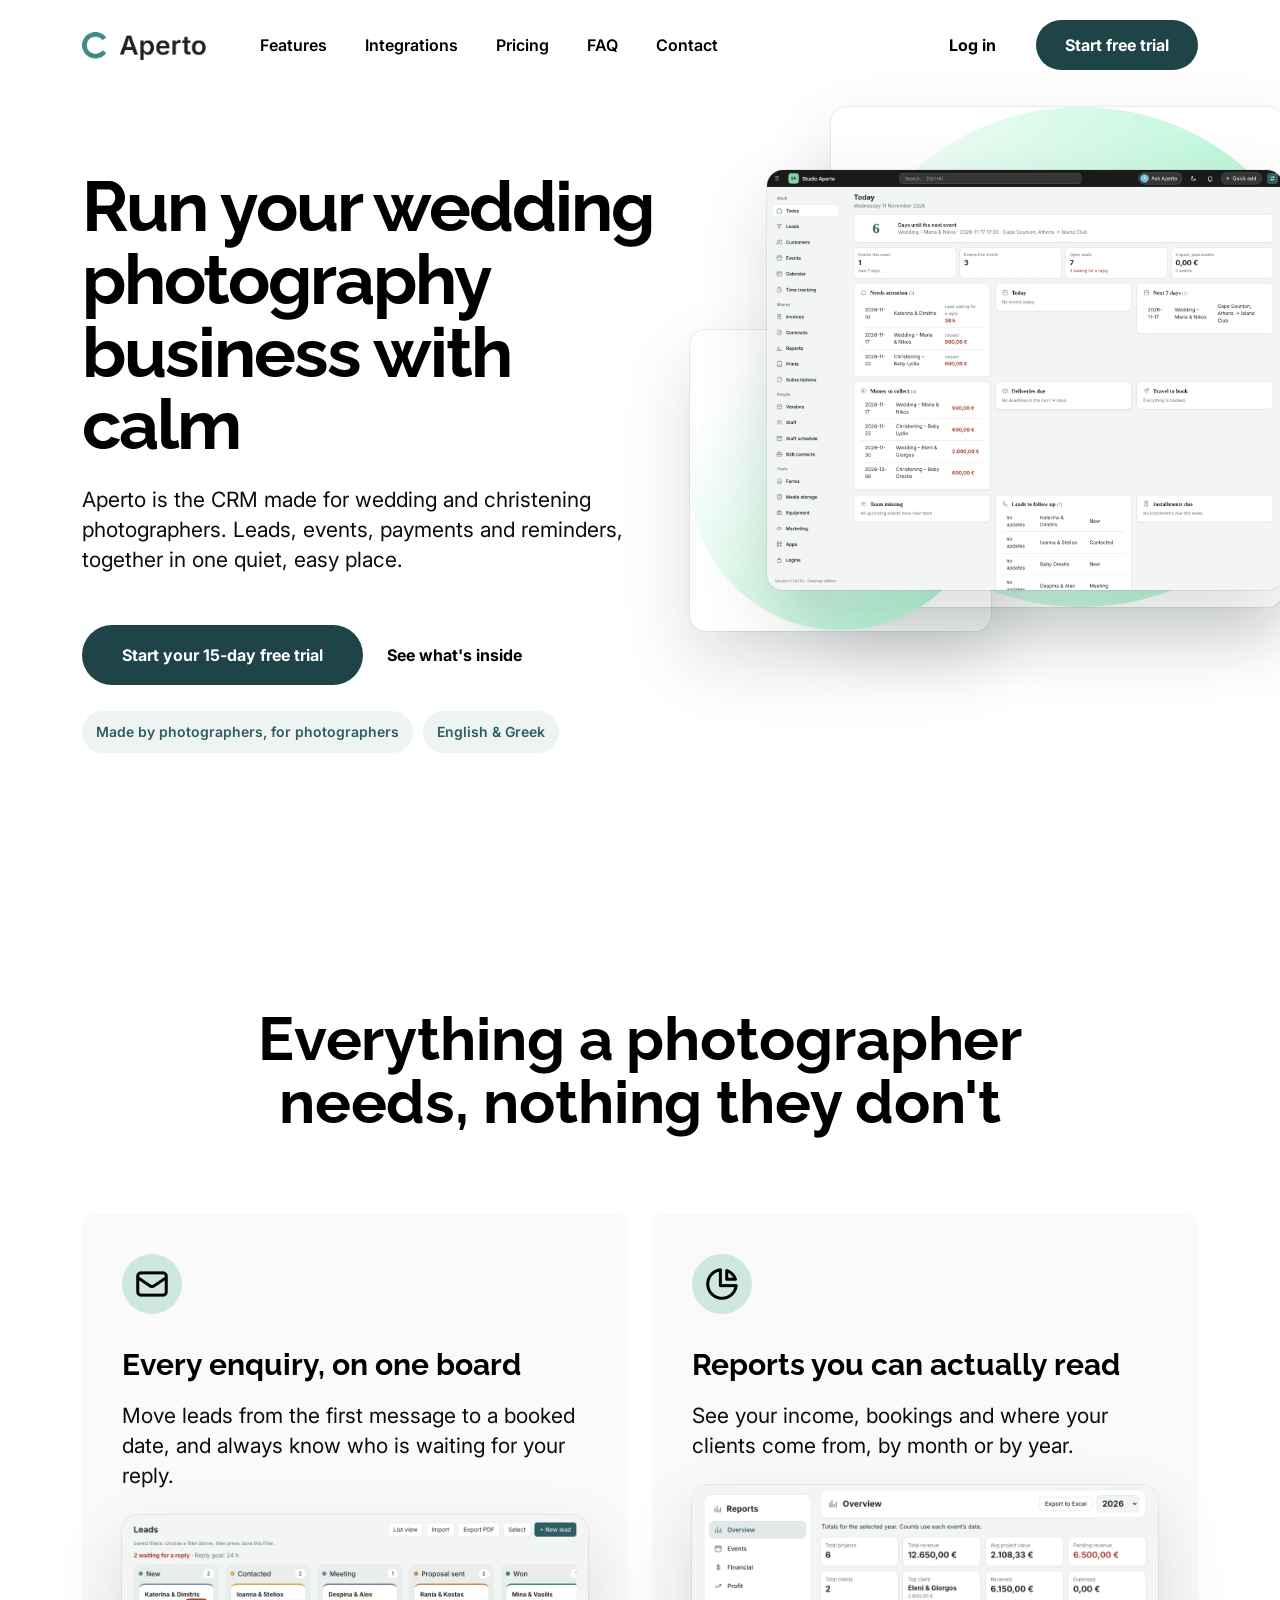
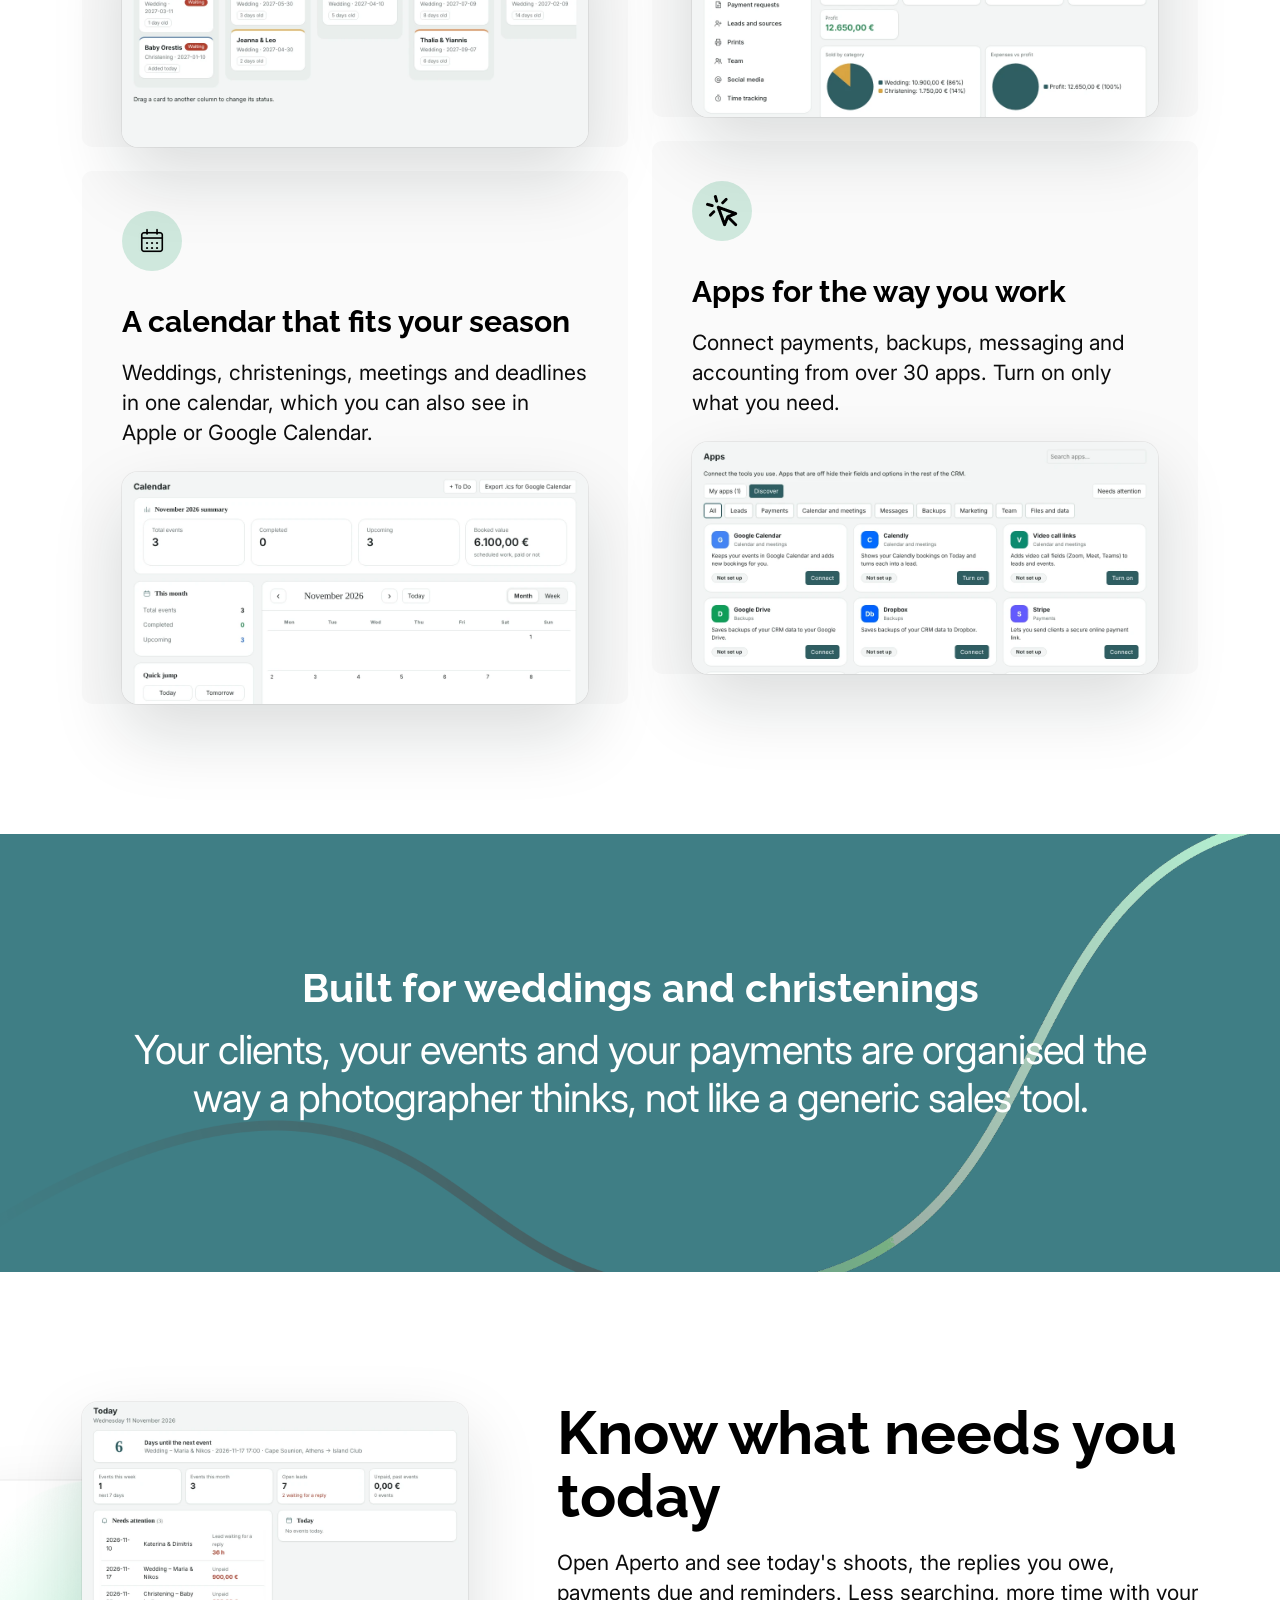
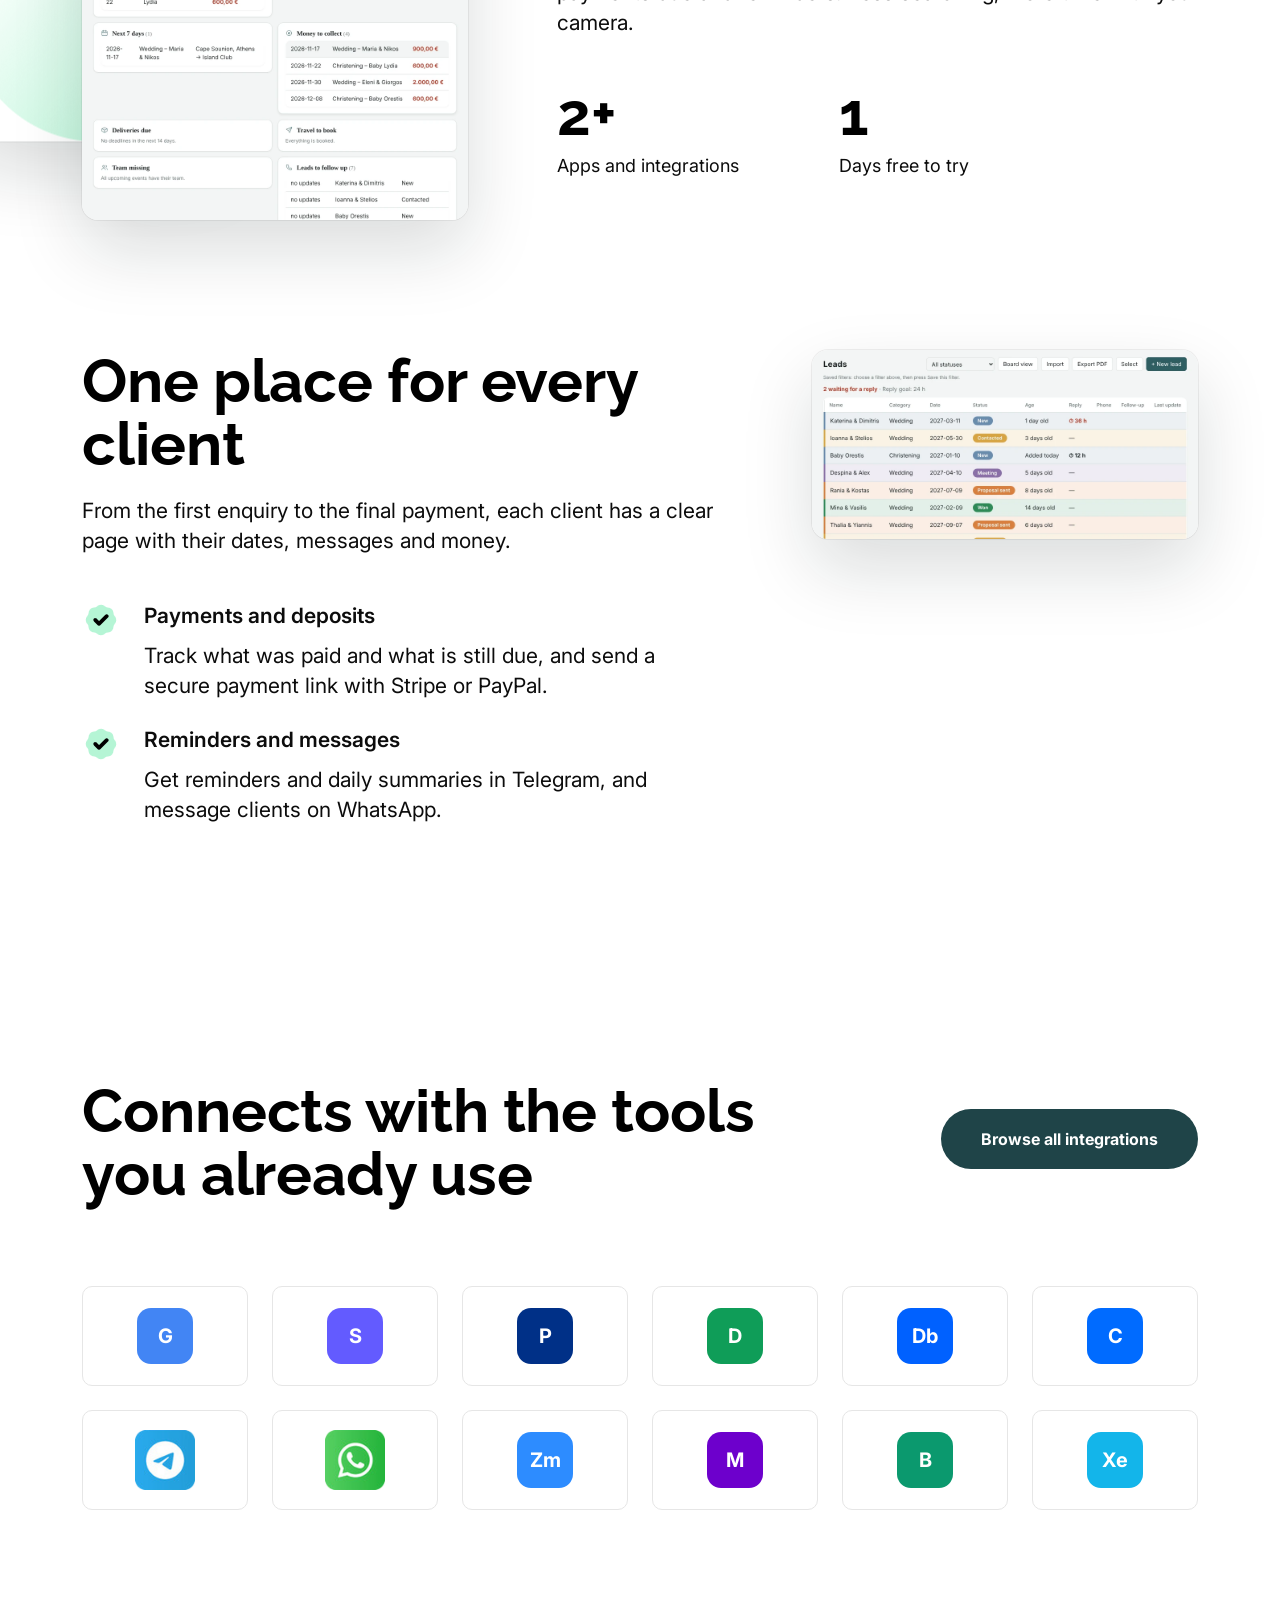
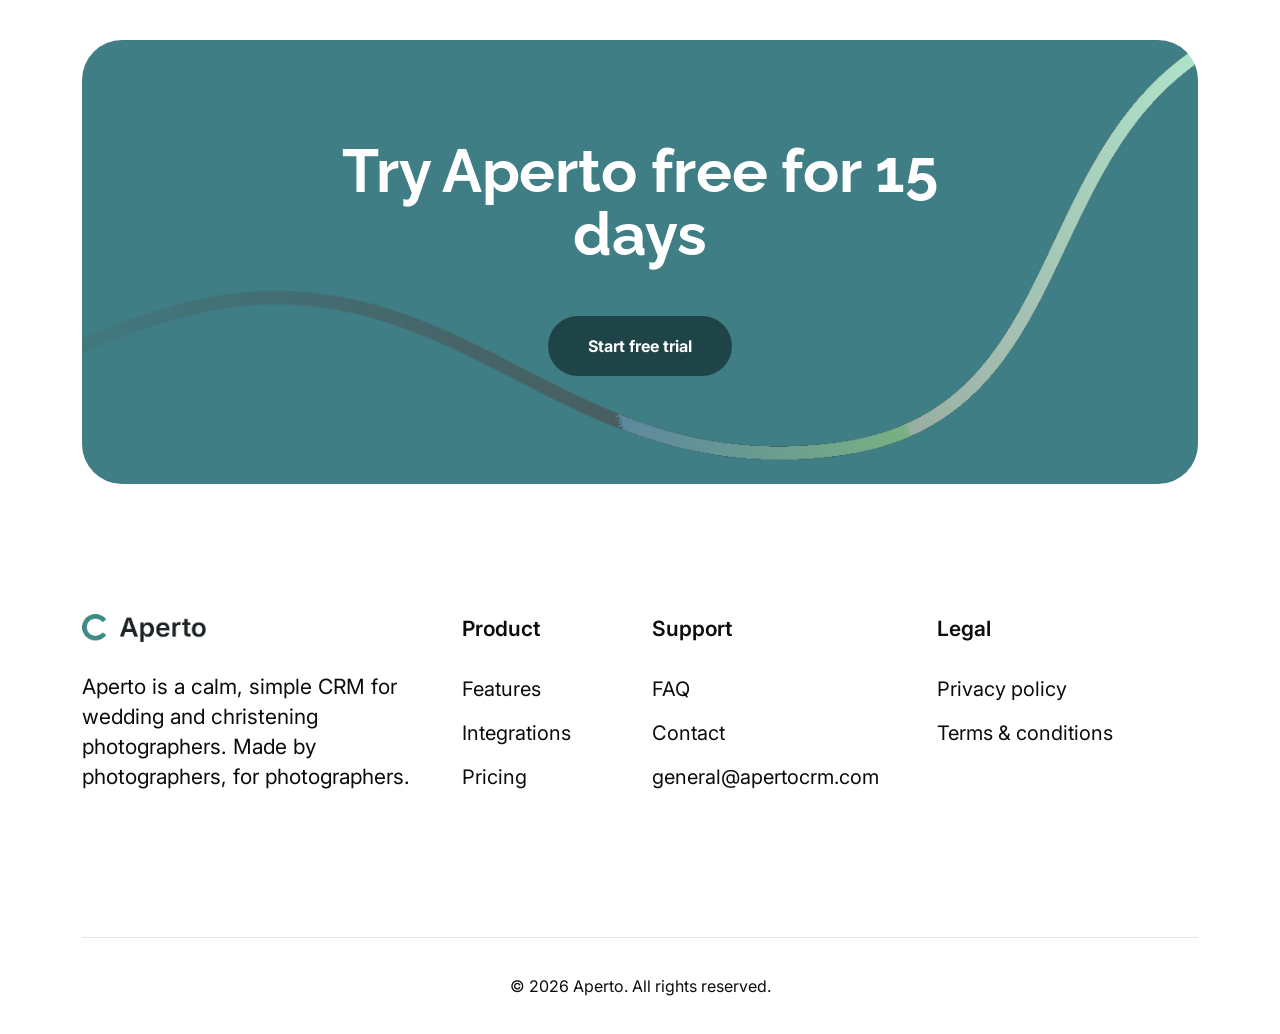
<file: index.html>
<!DOCTYPE html>
<html lang="en">
<head>
  <meta charset="UTF-8">
  <meta http-equiv="X-UA-Compatible" content="IE=edge">
  <meta name="viewport" content="width=device-width, initial-scale=1.0">
  <title>Aperto | The calm CRM for wedding and christening photographers</title>
  <meta name="description" content="Aperto keeps your leads, events, payments and reminders in one calm place. Made by photographers, for photographers. Try it free for 15 days.">
  <link rel="shortcut icon" href="assets/images/favicon.ico" type="image/x-icon">
  <link rel="icon" href="assets/images/favicon.ico" type="image/x-icon">
  <link href="https://fonts.googleapis.com/css2?family=Inter:wght@400;600&family=Raleway:wght@600;700&display=swap" rel="stylesheet">
  <link rel="stylesheet" href="assets/css/bootstrap.min.css">
  <link rel="stylesheet" href="assets/css/magnific-popup.css">
  <link rel="stylesheet" href="assets/css/slick.css">
  <link rel="stylesheet" href="assets/css/animate.css">
  <link rel="stylesheet" href="assets/css/fontawesome.css">
  <link rel="stylesheet" href="assets/css/main.css">
  <link rel="stylesheet" href="assets/css/app.min.css">
  <link rel="stylesheet" href="assets/css/aperto.css">
</head>
<body class="light">
  <div class="zubuz-preloader-wrap"><div class="zubuz-preloader"><div></div><div></div><div></div><div></div></div></div>

  <header class="site-header zubuz-header-section" id="sticky-menu">
    <div class="container">
      <nav class="navbar site-navbar">
        <div class="brand-logo">
          <a href="index.html"><img src="assets/images/logo/logo-dark.png" alt="Aperto" class="light-version-logo" style="width:124px"></a>
        </div>
        <div class="menu-block-wrapper">
          <div class="menu-overlay"></div>
          <nav class="menu-block" id="append-menu-header">
            <div class="mobile-menu-head">
              <div class="go-back"><i class="fa fa-angle-left"></i></div>
              <div class="current-menu-title"></div>
              <div class="mobile-menu-close">&times;</div>
            </div>
            <ul class="site-menu-main">
              <li class="nav-item"><a href="index.html#features" class="nav-link-item">Features</a></li>
              <li class="nav-item"><a href="integrations.html" class="nav-link-item">Integrations</a></li>
              <li class="nav-item"><a href="pricing.html" class="nav-link-item">Pricing</a></li>
              <li class="nav-item"><a href="faq.html" class="nav-link-item">FAQ</a></li>
              <li class="nav-item"><a href="contact-us.html" class="nav-link-item">Contact</a></li>
            </ul>
          </nav>
        </div>
        <div class="header-btn header-btn-l1 ms-auto d-none d-xs-inline-flex">
          <div class="zubuz-header-btn-wrap"><a class="zubuz-login-btn" href="https://app.apertocrm.com/crm/">Log in</a></div>
          <a class="zubuz-default-btn zubuz-header-btn pill" href="pricing.html"><span>Start free trial</span></a>
        </div>
        <div class="mobile-menu-trigger light"><span></span></div>
      </nav>
    </div>
  </header>

  <div class="zubuz-hero-section2">
    <div class="container">
      <div class="row zubuz_screenfix_right">
        <div class="col-lg-6">
          <div class="zubuz-hero-content">
            <h1>Run your wedding photography business with calm</h1>
            <p>Aperto is the CRM made for wedding and christening photographers. Leads, events, payments and reminders, together in one quiet, easy place.</p>
            <div class="zubuz-hero-btn-wrap">
              <a class="zubuz-default-btn pill" href="pricing.html"><span>Start your 15-day free trial</span></a>
              <a class="zubuz-login-btn m-0" href="#features">See what's inside</a>
            </div>
            <div class="ap-chips" style="justify-content:flex-start"><span>Made by photographers, for photographers</span><span>English &amp; Greek</span></div>
          </div>
        </div>
        <div class="col-lg-6">
          <div class="zubuz-hero-thumb2 ap-shot">
            <img src="assets/images/aperto/hero.webp" alt="Aperto leads board">
            <div class="zubuz-hero-shape2"><img src="assets/images/v2/shape1-v2.png" alt=""></div>
            <div class="zubuz-hero-shape3"><img src="assets/images/v2/shape2-v2.png" alt=""></div>
          </div>
        </div>
      </div>
    </div>
  </div>

  <div class="section zubuz-section-padding3" id="features">
    <div class="container">
      <div class="zubuz-section-title center"><h2>Everything a photographer needs, nothing they don't</h2></div>
      <div class="row">
        <div class="col-lg-6">
          <div class="zubuz-iconbox-wrap2"><div class="zubuz-iconbox-icon"><img src="assets/images/v2/icon-v2-3.png" alt=""></div>
<div class="zubuz-iconbox-data"><h3>Every enquiry, on one board</h3><p>Move leads from the first message to a booked date, and always know who is waiting for your reply.</p></div>
<div class="zubuz-iconbox-thumb ap-shot"><img src="assets/images/aperto/card-pipeline.webp" alt="Every enquiry, on one board"></div></div>
          <div class="zubuz-iconbox-wrap2"><div class="zubuz-iconbox-icon"><img src="assets/images/v2/icon-cal.png" alt=""></div>
<div class="zubuz-iconbox-data"><h3>A calendar that fits your season</h3><p>Weddings, christenings, meetings and deadlines in one calendar, which you can also see in Apple or Google Calendar.</p></div>
<div class="zubuz-iconbox-thumb ap-shot"><img src="assets/images/aperto/card-calendar.webp" alt="A calendar that fits your season"></div></div>
        </div>
        <div class="col-lg-6">
          <div class="zubuz-iconbox-wrap2"><div class="zubuz-iconbox-icon"><img src="assets/images/v2/icon-v2-1.png" alt=""></div>
<div class="zubuz-iconbox-data"><h3>Reports you can actually read</h3><p>See your income, bookings and where your clients come from, by month or by year.</p></div>
<div class="zubuz-iconbox-thumb ap-shot"><img src="assets/images/aperto/card-reports.webp" alt="Reports you can actually read"></div></div>
          <div class="zubuz-iconbox-wrap2"><div class="zubuz-iconbox-icon"><img src="assets/images/v2/icon-v2-4.png" alt=""></div>
<div class="zubuz-iconbox-data"><h3>Apps for the way you work</h3><p>Connect payments, backups, messaging and accounting from over 30 apps. Turn on only what you need.</p></div>
<div class="zubuz-iconbox-thumb ap-shot"><img src="assets/images/aperto/card-apps.webp" alt="Apps for the way you work"></div></div>
        </div>
      </div>
    </div>
  </div>

  <div class="zubuz-testimonial-slider-section zubuz-section-padding2" style="background-image: url(assets/images/v2/t-bg.png)">
    <div class="container">
      <div class="zubuz-testimonial-slider">
        <div class="zubuz-testimonial-slider-item"><div class="zubuz-testimonial-slider-data"><h3>Built for weddings and christenings</h3><p>Your clients, your events and your payments are organised the way a photographer thinks, not like a generic sales tool.</p></div></div>
        <div class="zubuz-testimonial-slider-item"><div class="zubuz-testimonial-slider-data"><h3>Calm by design</h3><p>A light, airy screen with room to breathe. You open it in the morning, see what matters today, and get on with your work.</p></div></div>
        <div class="zubuz-testimonial-slider-item"><div class="zubuz-testimonial-slider-data"><h3>Your data stays yours</h3><p>Back up to your own Drive or Dropbox, or download a copy any time. Your client list is never locked away.</p></div></div>
      </div>
    </div>
  </div>

  <div class="section zubuz-section-padding2">
    <div id="zubuz-counter"></div>
    <div class="container">
      <div class="row">
        <div class="col-lg-5">
          <div class="zubuz-v2-thumb thumb-mr ap-shot">
            <img src="assets/images/aperto/thumb-today.webp" alt="Aperto Today page">
            <div class="zubuz-v2-thumb-shape"><img src="assets/images/v2/shape3-v2.png" alt=""></div>
          </div>
        </div>
        <div class="col-lg-7">
          <div class="zubuz-default-content">
            <h2>Know what needs you today</h2>
            <p>Open Aperto and see today's shoots, the replies you owe, payments due and reminders. Less searching, more time with your camera.</p>
            <div class="zubuz-extara-mt">
              <div class="zubuz-counter-wrap">
                <div class="zubuz-counter-data">
                  <h2 class="zubuz-counter-number"><span data-percentage="30" class="zubuz-counter"></span>+</h2>
                  <p>Apps and integrations</p>
                </div>
                <div class="zubuz-counter-data">
                  <h2 class="zubuz-counter-number"><span data-percentage="15" class="zubuz-counter"></span></h2>
                  <p>Days free to try</p>
                </div>
              </div>
            </div>
          </div>
        </div>
      </div>
    </div>
  </div>

  <div class="section zubuz-section-padding5">
    <div class="container">
      <div class="row">
        <div class="col-lg-5 order-lg-2">
          <div class="zubuz-v2-thumb thumb-ml ap-shot"><img src="assets/images/aperto/thumb-leads.webp" alt="Aperto leads list"></div>
        </div>
        <div class="col-lg-7">
          <div class="zubuz-default-content">
            <h2>One place for every client</h2>
            <p>From the first enquiry to the final payment, each client has a clear page with their dates, messages and money.</p>
            <div class="zubuz-extara-mt">
              <div class="zubuz-iconbox-wrap-left">
                <div class="zubuz-iconbox-icon none-bg"><img src="assets/images/v2/check.png" alt=""></div>
                <div class="zubuz-iconbox-data"><span>Payments and deposits</span><p>Track what was paid and what is still due, and send a secure payment link with Stripe or PayPal.</p></div>
              </div>
              <div class="zubuz-iconbox-wrap-left">
                <div class="zubuz-iconbox-icon none-bg"><img src="assets/images/v2/check.png" alt=""></div>
                <div class="zubuz-iconbox-data"><span>Reminders and messages</span><p>Get reminders and daily summaries in Telegram, and message clients on WhatsApp.</p></div>
              </div>
            </div>
          </div>
        </div>
      </div>
    </div>
  </div>

  <div class="section zubuz-section-padding">
    <div class="container">
      <div class="zubuz-section-title zubuz-two-column-title">
        <div class="row">
          <div class="col-lg-8"><h2>Connects with the tools you already use</h2></div>
          <div class="col-lg-4 d-flex align-items-center"><div class="zubuz-title-btn"><a class="zubuz-default-btn pill" href="integrations.html"><span>Browse all integrations</span></a></div></div>
        </div>
      </div>
      <div class="zubuz-tools-wrap"><div class="zubuz-tools-item" title="Google Calendar"><span class="ap-tile" style="background:#4285f4">G</span></div><div class="zubuz-tools-item" title="Stripe"><span class="ap-tile" style="background:#635bff">S</span></div><div class="zubuz-tools-item" title="PayPal"><span class="ap-tile" style="background:#003087">P</span></div><div class="zubuz-tools-item" title="Google Drive"><span class="ap-tile" style="background:#0f9d58">D</span></div><div class="zubuz-tools-item" title="Dropbox"><span class="ap-tile" style="background:#0061ff">Db</span></div><div class="zubuz-tools-item" title="Calendly"><span class="ap-tile" style="background:#006bff">C</span></div><div class="zubuz-tools-item"><img src="assets/images/aperto/tools/telegram.png" alt="Telegram"></div><div class="zubuz-tools-item"><img src="assets/images/aperto/tools/whatsapp.png" alt="Whatsapp"></div><div class="zubuz-tools-item" title="Zoom"><span class="ap-tile" style="background:#2d8cff">Zm</span></div><div class="zubuz-tools-item" title="Make.com"><span class="ap-tile" style="background:#6d00cc">M</span></div><div class="zubuz-tools-item" title="Brevo"><span class="ap-tile" style="background:#0b996e">B</span></div><div class="zubuz-tools-item" title="Xero export"><span class="ap-tile" style="background:#13b5ea">Xe</span></div></div>
    </div>
  </div>

  <div class="zubuz-cta-section2">
    <div class="container">
      <div class="zubuz-cta-wrap" style="background-image: url(assets/images/v2/cta-bg.png)">
        <div class="zubuz-cta-content">
          <h2>Try Aperto free for 15 days</h2>
          <a class="zubuz-default-btn pill" href="pricing.html"><span>Start free trial</span></a>
        </div>
      </div>
    </div>
  </div>

  <footer class="zubuz-footer-section">
    <div class="container">
      <div class="zubuz-footer-top">
        <div class="row">
          <div class="col-xl-4 col-lg-12">
            <div class="zubuz-footer-textarea">
              <a href="index.html"><img src="assets/images/logo/logo-dark.png" alt="Aperto" style="width:124px"></a>
              <p>Aperto is a calm, simple CRM for wedding and christening photographers. Made by photographers, for photographers.</p>
            </div>
          </div>
          <div class="col-xl-2 col-md-4">
            <div class="zubuz-footer-menu">
              <div class="zubuz-footer-title"><p>Product</p></div>
              <ul>
                <li><a href="index.html#features">Features</a></li>
                <li><a href="integrations.html">Integrations</a></li>
                <li><a href="pricing.html">Pricing</a></li>
              </ul>
            </div>
          </div>
          <div class="col-xl-3 col-md-4">
            <div class="zubuz-footer-menu">
              <div class="zubuz-footer-title"><p>Support</p></div>
              <ul>
                <li><a href="faq.html">FAQ</a></li>
                <li><a href="contact-us.html">Contact</a></li>
                <li><a href="mailto:general@apertocrm.com">general@apertocrm.com</a></li>
              </ul>
            </div>
          </div>
          <div class="col-xl-3 col-md-4">
            <div class="zubuz-footer-menu">
              <div class="zubuz-footer-title"><p>Legal</p></div>
              <ul>
                <li><a href="privacy.html">Privacy policy</a></li>
                <li><a href="terms.html">Terms &amp; conditions</a></li>
              </ul>
            </div>
          </div>
        </div>
      </div>
      <div class="zubuz-footer-bottom center">
        <div class="zubuz-copywright"><p>&copy; 2026 Aperto. All rights reserved.</p></div>
      </div>
    </div>
  </footer>

  <script src="assets/js/jquery-3.6.0.min.js"></script>
  <script src="assets/js/bootstrap.bundle.min.js"></script>
  <script src="assets/js/menu/menu.js"></script>
  <script src="assets/js/isotope.pkgd.min.js"></script>
  <script src="assets/js/jquery.magnific-popup.min.js"></script>
  <script src="assets/js/slick.js"></script>
  <script src="assets/js/countdown.js"></script>
  <script src="assets/js/wow.min.js"></script>
  <script src="assets/js/faq.js"></script>
  <script src="assets/js/app.js"></script>
</body>
</html>
</file>
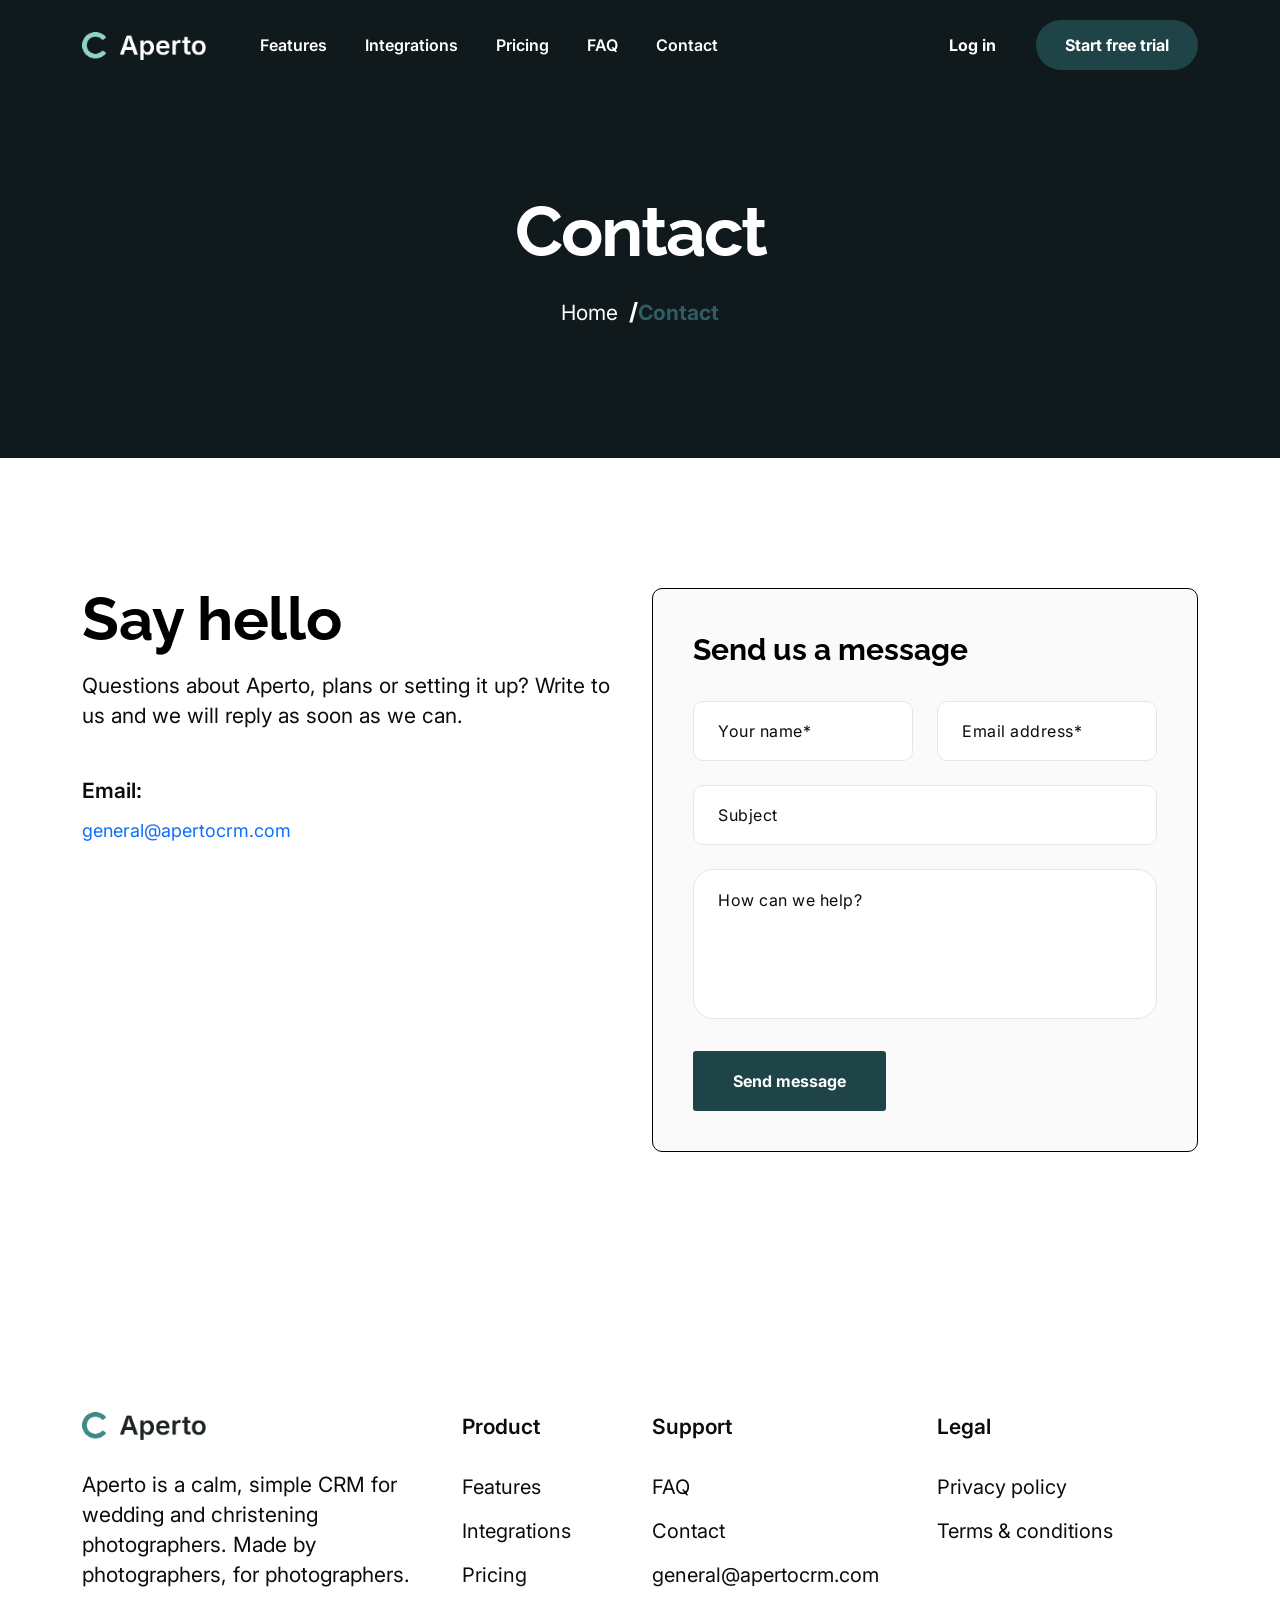
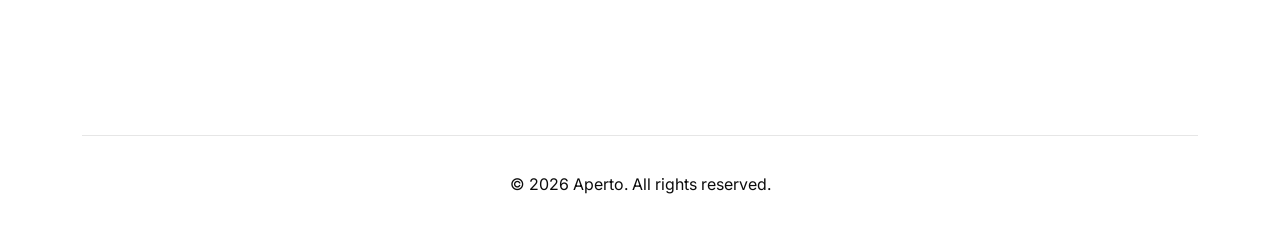
<file: contact-us.html>
<!DOCTYPE html>
<html lang="en">
<head>
  <meta charset="UTF-8">
  <meta http-equiv="X-UA-Compatible" content="IE=edge">
  <meta name="viewport" content="width=device-width, initial-scale=1.0">
  <title>Contact | Aperto</title>
  <meta name="description" content="Contact the Aperto team.">
  <link rel="shortcut icon" href="assets/images/favicon.ico" type="image/x-icon">
  <link rel="icon" href="assets/images/favicon.ico" type="image/x-icon">
  <link href="https://fonts.googleapis.com/css2?family=Inter:wght@400;600&family=Raleway:wght@600;700&display=swap" rel="stylesheet">
  <link rel="stylesheet" href="assets/css/bootstrap.min.css">
  <link rel="stylesheet" href="assets/css/magnific-popup.css">
  <link rel="stylesheet" href="assets/css/slick.css">
  <link rel="stylesheet" href="assets/css/animate.css">
  <link rel="stylesheet" href="assets/css/fontawesome.css">
  <link rel="stylesheet" href="assets/css/main.css">
  <link rel="stylesheet" href="assets/css/app.min.css">
  <link rel="stylesheet" href="assets/css/aperto.css">
</head>
<body class="light">
  <div class="zubuz-preloader-wrap"><div class="zubuz-preloader"><div></div><div></div><div></div><div></div></div></div>

  <header class="site-header zubuz-header-section dark-bg white-menu" id="sticky-menu">
    <div class="container">
      <nav class="navbar site-navbar">
        <div class="brand-logo">
          <a href="index.html"><img src="assets/images/logo/logo-white.png" alt="Aperto" class="light-version-logo" style="width:124px"></a>
        </div>
        <div class="menu-block-wrapper">
          <div class="menu-overlay"></div>
          <nav class="menu-block" id="append-menu-header">
            <div class="mobile-menu-head">
              <div class="go-back"><i class="fa fa-angle-left"></i></div>
              <div class="current-menu-title"></div>
              <div class="mobile-menu-close">&times;</div>
            </div>
            <ul class="site-menu-main">
              <li class="nav-item"><a href="index.html#features" class="nav-link-item">Features</a></li>
              <li class="nav-item"><a href="integrations.html" class="nav-link-item">Integrations</a></li>
              <li class="nav-item"><a href="pricing.html" class="nav-link-item">Pricing</a></li>
              <li class="nav-item"><a href="faq.html" class="nav-link-item">FAQ</a></li>
              <li class="nav-item"><a href="contact-us.html" class="nav-link-item">Contact</a></li>
            </ul>
          </nav>
        </div>
        <div class="header-btn header-btn-l1 ms-auto d-none d-xs-inline-flex">
          <div class="zubuz-header-btn-wrap"><a class="zubuz-login-btn" href="https://app.apertocrm.com/crm/">Log in</a></div>
          <a class="zubuz-default-btn zubuz-header-btn pill" href="pricing.html"><span>Start free trial</span></a>
        </div>
        <div class="mobile-menu-trigger light"><span></span></div>
      </nav>
    </div>
  </header>

  <div class="zubuz-breadcrumb">
    <div class="container">
      <h1 class="post__title">Contact</h1>
      <nav class="breadcrumbs"><ul><li><a href="index.html">Home</a></li><li aria-current="page"> Contact</li></ul></nav>
    </div>
  </div>

  <div class="section zubuz-section-padding2">
    <div class="container">
      <div class="row">
        <div class="col-lg-6">
          <div class="zubuz-default-content m-right">
            <h2>Say hello</h2>
            <p>Questions about Aperto, plans or setting it up? Write to us and we will reply as soon as we can.</p>
            <div class="zubuz-extara-mt">
              <div class="zubuz-iconbox-wrap-left d-block"><div class="zubuz-iconbox-data data-small"><span>Email:</span><p><a href="mailto:general@apertocrm.com">general@apertocrm.com</a></p></div></div>
            </div>
          </div>
        </div>
        <div class="col-lg-6">
          <div class="zubuz-form-wrap">
            <h3>Send us a message</h3>
            <form action="https://formspree.io/f/YOUR_FORM_ID" method="post">
              <div class="row">
                <div class="col-lg-6"><div class="zubuz-main-form"><input type="text" name="name" placeholder="Your name*" required></div></div>
                <div class="col-lg-6"><div class="zubuz-main-form"><input type="email" name="email" placeholder="Email address*" required></div></div>
              </div>
              <div class="zubuz-main-form"><input type="text" name="subject" placeholder="Subject"></div>
              <div class="zubuz-main-form"><textarea name="message" placeholder="How can we help?" required></textarea></div>
              <button id="zubuz-submit-btn" type="submit"><span>Send message</span></button>
            </form>
          </div>
        </div>
      </div>
    </div>
  </div>

  <footer class="zubuz-footer-section">
    <div class="container">
      <div class="zubuz-footer-top">
        <div class="row">
          <div class="col-xl-4 col-lg-12">
            <div class="zubuz-footer-textarea">
              <a href="index.html"><img src="assets/images/logo/logo-dark.png" alt="Aperto" style="width:124px"></a>
              <p>Aperto is a calm, simple CRM for wedding and christening photographers. Made by photographers, for photographers.</p>
            </div>
          </div>
          <div class="col-xl-2 col-md-4">
            <div class="zubuz-footer-menu">
              <div class="zubuz-footer-title"><p>Product</p></div>
              <ul>
                <li><a href="index.html#features">Features</a></li>
                <li><a href="integrations.html">Integrations</a></li>
                <li><a href="pricing.html">Pricing</a></li>
              </ul>
            </div>
          </div>
          <div class="col-xl-3 col-md-4">
            <div class="zubuz-footer-menu">
              <div class="zubuz-footer-title"><p>Support</p></div>
              <ul>
                <li><a href="faq.html">FAQ</a></li>
                <li><a href="contact-us.html">Contact</a></li>
                <li><a href="mailto:general@apertocrm.com">general@apertocrm.com</a></li>
              </ul>
            </div>
          </div>
          <div class="col-xl-3 col-md-4">
            <div class="zubuz-footer-menu">
              <div class="zubuz-footer-title"><p>Legal</p></div>
              <ul>
                <li><a href="privacy.html">Privacy policy</a></li>
                <li><a href="terms.html">Terms &amp; conditions</a></li>
              </ul>
            </div>
          </div>
        </div>
      </div>
      <div class="zubuz-footer-bottom center">
        <div class="zubuz-copywright"><p>&copy; 2026 Aperto. All rights reserved.</p></div>
      </div>
    </div>
  </footer>

  <script src="assets/js/jquery-3.6.0.min.js"></script>
  <script src="assets/js/bootstrap.bundle.min.js"></script>
  <script src="assets/js/menu/menu.js"></script>
  <script src="assets/js/isotope.pkgd.min.js"></script>
  <script src="assets/js/jquery.magnific-popup.min.js"></script>
  <script src="assets/js/slick.js"></script>
  <script src="assets/js/countdown.js"></script>
  <script src="assets/js/wow.min.js"></script>
  <script src="assets/js/faq.js"></script>
  <script src="assets/js/app.js"></script>
</body>
</html>
</file>
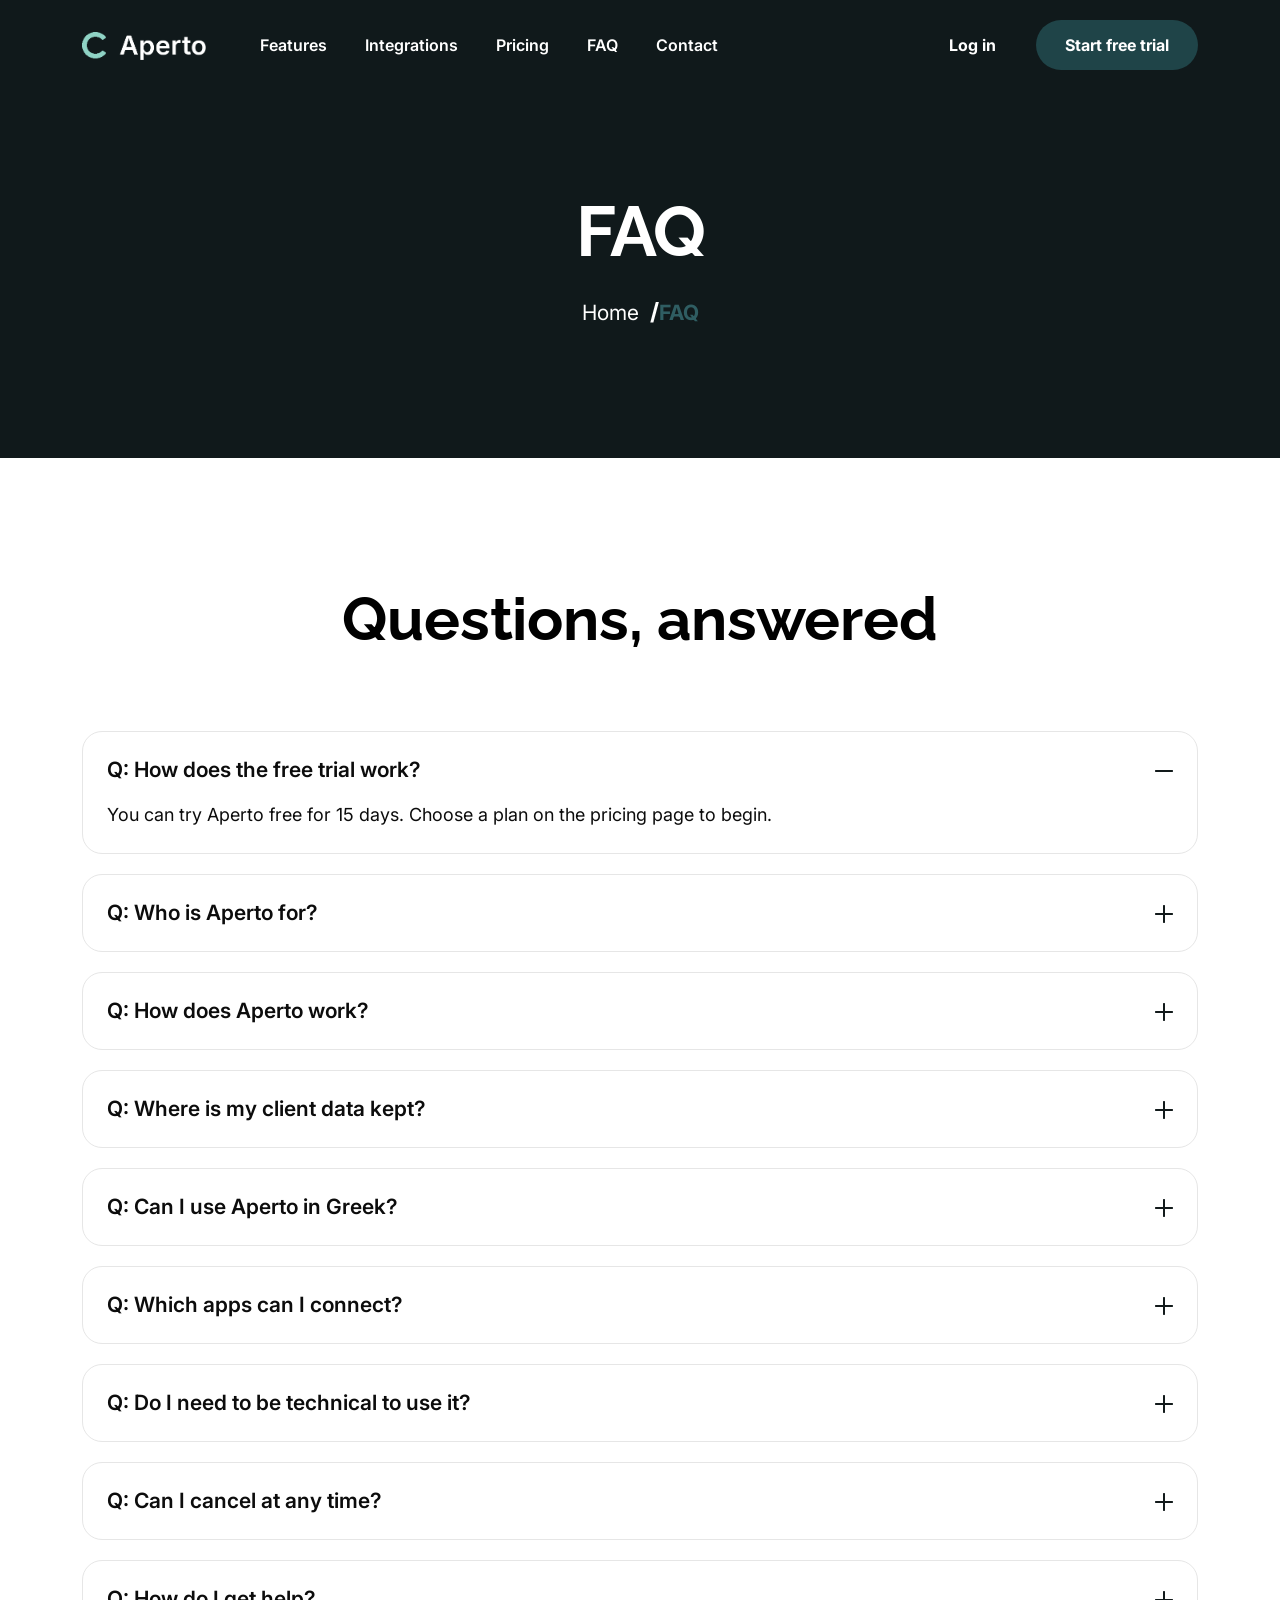
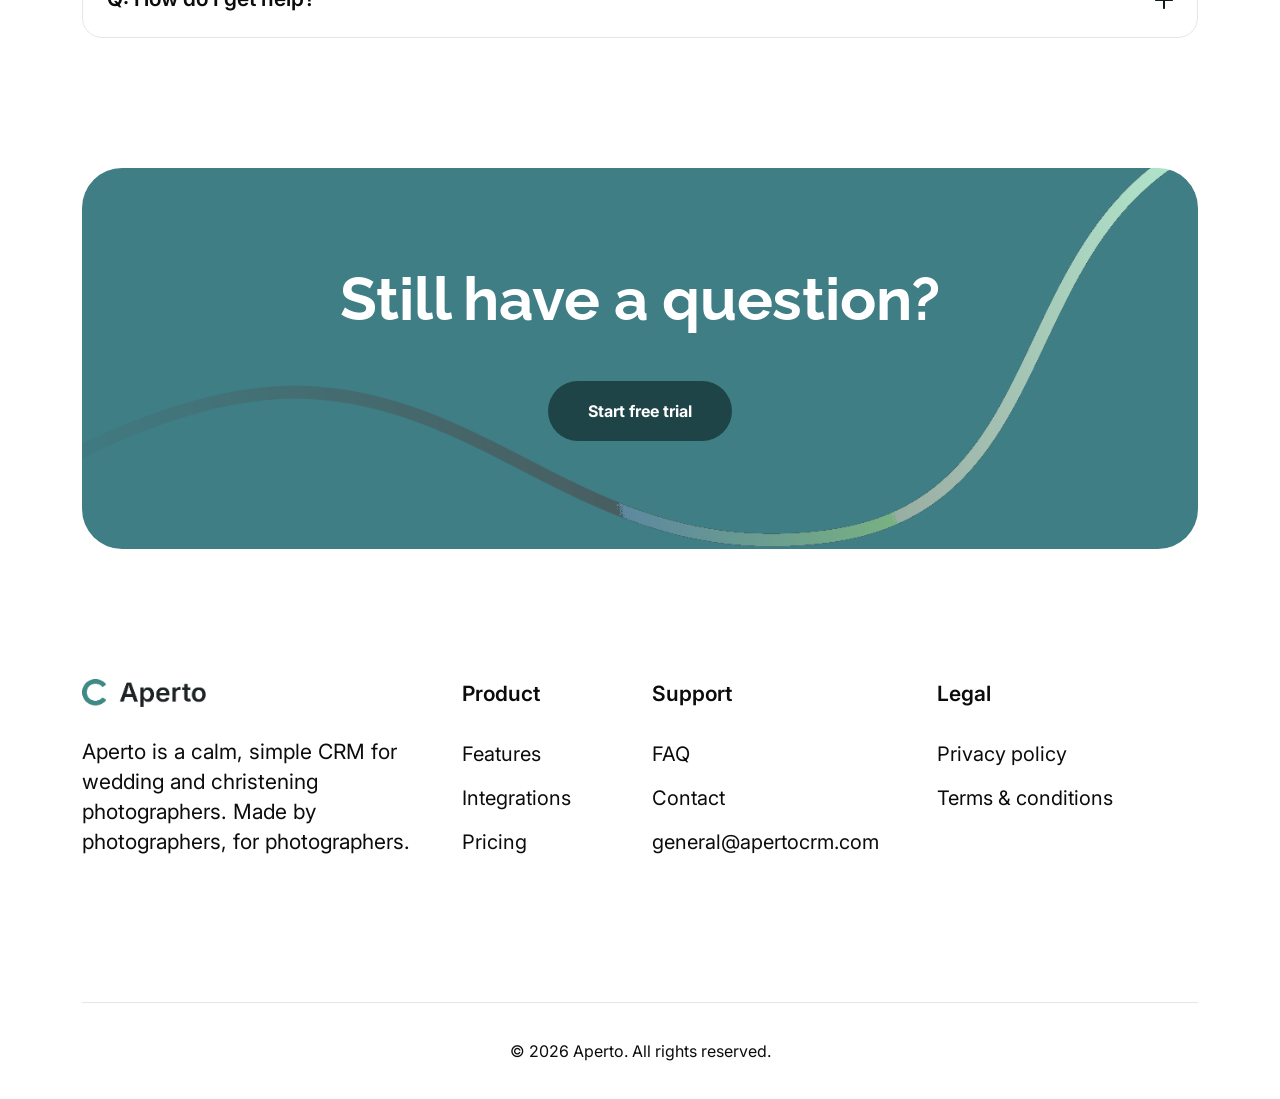
<file: faq.html>
<!DOCTYPE html>
<html lang="en">
<head>
  <meta charset="UTF-8">
  <meta http-equiv="X-UA-Compatible" content="IE=edge">
  <meta name="viewport" content="width=device-width, initial-scale=1.0">
  <title>FAQ | Aperto</title>
  <meta name="description" content="Answers to common questions about Aperto.">
  <link rel="shortcut icon" href="assets/images/favicon.ico" type="image/x-icon">
  <link rel="icon" href="assets/images/favicon.ico" type="image/x-icon">
  <link href="https://fonts.googleapis.com/css2?family=Inter:wght@400;600&family=Raleway:wght@600;700&display=swap" rel="stylesheet">
  <link rel="stylesheet" href="assets/css/bootstrap.min.css">
  <link rel="stylesheet" href="assets/css/magnific-popup.css">
  <link rel="stylesheet" href="assets/css/slick.css">
  <link rel="stylesheet" href="assets/css/animate.css">
  <link rel="stylesheet" href="assets/css/fontawesome.css">
  <link rel="stylesheet" href="assets/css/main.css">
  <link rel="stylesheet" href="assets/css/app.min.css">
  <link rel="stylesheet" href="assets/css/aperto.css">
</head>
<body class="light">
  <div class="zubuz-preloader-wrap"><div class="zubuz-preloader"><div></div><div></div><div></div><div></div></div></div>

  <header class="site-header zubuz-header-section dark-bg white-menu" id="sticky-menu">
    <div class="container">
      <nav class="navbar site-navbar">
        <div class="brand-logo">
          <a href="index.html"><img src="assets/images/logo/logo-white.png" alt="Aperto" class="light-version-logo" style="width:124px"></a>
        </div>
        <div class="menu-block-wrapper">
          <div class="menu-overlay"></div>
          <nav class="menu-block" id="append-menu-header">
            <div class="mobile-menu-head">
              <div class="go-back"><i class="fa fa-angle-left"></i></div>
              <div class="current-menu-title"></div>
              <div class="mobile-menu-close">&times;</div>
            </div>
            <ul class="site-menu-main">
              <li class="nav-item"><a href="index.html#features" class="nav-link-item">Features</a></li>
              <li class="nav-item"><a href="integrations.html" class="nav-link-item">Integrations</a></li>
              <li class="nav-item"><a href="pricing.html" class="nav-link-item">Pricing</a></li>
              <li class="nav-item"><a href="faq.html" class="nav-link-item">FAQ</a></li>
              <li class="nav-item"><a href="contact-us.html" class="nav-link-item">Contact</a></li>
            </ul>
          </nav>
        </div>
        <div class="header-btn header-btn-l1 ms-auto d-none d-xs-inline-flex">
          <div class="zubuz-header-btn-wrap"><a class="zubuz-login-btn" href="https://app.apertocrm.com/crm/">Log in</a></div>
          <a class="zubuz-default-btn zubuz-header-btn pill" href="pricing.html"><span>Start free trial</span></a>
        </div>
        <div class="mobile-menu-trigger light"><span></span></div>
      </nav>
    </div>
  </header>

  <div class="zubuz-breadcrumb">
    <div class="container">
      <h1 class="post__title">FAQ</h1>
      <nav class="breadcrumbs"><ul><li><a href="index.html">Home</a></li><li aria-current="page"> FAQ</li></ul></nav>
    </div>
  </div>

  <div class="section zubuz-section-padding2">
    <div class="container">
      <div class="zubuz-section-title center"><h2>Questions, answered</h2></div>
      <div class="zubuz-accordion-wrap zubuz-accordion-wrap2" id="zubuz-accordion"><div class="zubuz-accordion-item open"><div class="zubuz-accordion-header"><p>Q: How does the free trial work?</p>
<div class="zubuz-active-icon"><img src="assets/images/v3/plus.png" alt=""></div><div class="zubuz-inactive-icon"><img src="assets/images/v3/minus.png" alt=""></div></div>
<div class="zubuz-accordion-body"><p>You can try Aperto free for 15 days. Choose a plan on the pricing page to begin.</p></div></div><div class="zubuz-accordion-item"><div class="zubuz-accordion-header"><p>Q: Who is Aperto for?</p>
<div class="zubuz-active-icon"><img src="assets/images/v3/plus.png" alt=""></div><div class="zubuz-inactive-icon"><img src="assets/images/v3/minus.png" alt=""></div></div>
<div class="zubuz-accordion-body"><p>Aperto is made for wedding and christening photographers, and works well for any photographer who takes bookings for events.</p></div></div><div class="zubuz-accordion-item"><div class="zubuz-accordion-header"><p>Q: How does Aperto work?</p>
<div class="zubuz-active-icon"><img src="assets/images/v3/plus.png" alt=""></div><div class="zubuz-inactive-icon"><img src="assets/images/v3/minus.png" alt=""></div></div>
<div class="zubuz-accordion-body"><p>Aperto is hosted for you. After you sign up you get your own private space on our website, and you log in from any browser. Nothing to install, and your data is kept separate from every other customer.</p></div></div><div class="zubuz-accordion-item"><div class="zubuz-accordion-header"><p>Q: Where is my client data kept?</p>
<div class="zubuz-active-icon"><img src="assets/images/v3/plus.png" alt=""></div><div class="zubuz-inactive-icon"><img src="assets/images/v3/minus.png" alt=""></div></div>
<div class="zubuz-accordion-body"><p>In your own separate space on the Aperto website. You can download a backup file at any time, and back up to Google Drive or Dropbox.</p></div></div><div class="zubuz-accordion-item"><div class="zubuz-accordion-header"><p>Q: Can I use Aperto in Greek?</p>
<div class="zubuz-active-icon"><img src="assets/images/v3/plus.png" alt=""></div><div class="zubuz-inactive-icon"><img src="assets/images/v3/minus.png" alt=""></div></div>
<div class="zubuz-accordion-body"><p>Yes. Aperto works in English and Greek.</p></div></div><div class="zubuz-accordion-item"><div class="zubuz-accordion-header"><p>Q: Which apps can I connect?</p>
<div class="zubuz-active-icon"><img src="assets/images/v3/plus.png" alt=""></div><div class="zubuz-inactive-icon"><img src="assets/images/v3/minus.png" alt=""></div></div>
<div class="zubuz-accordion-body"><p>More than 30, including Google Calendar, Stripe, PayPal, Telegram, WhatsApp Business, Zoom, Dropbox and Google Drive. You can also export for Xero and QuickBooks. See the integrations page.</p></div></div><div class="zubuz-accordion-item"><div class="zubuz-accordion-header"><p>Q: Do I need to be technical to use it?</p>
<div class="zubuz-active-icon"><img src="assets/images/v3/plus.png" alt=""></div><div class="zubuz-inactive-icon"><img src="assets/images/v3/minus.png" alt=""></div></div>
<div class="zubuz-accordion-body"><p>No. Aperto is designed to be calm and simple. If you get stuck there is a help panel inside the app, and you can email us.</p></div></div><div class="zubuz-accordion-item"><div class="zubuz-accordion-header"><p>Q: Can I cancel at any time?</p>
<div class="zubuz-active-icon"><img src="assets/images/v3/plus.png" alt=""></div><div class="zubuz-inactive-icon"><img src="assets/images/v3/minus.png" alt=""></div></div>
<div class="zubuz-accordion-body"><p>Yes. You can cancel whenever you like. Final terms will be on the terms page.</p></div></div><div class="zubuz-accordion-item"><div class="zubuz-accordion-header"><p>Q: How do I get help?</p>
<div class="zubuz-active-icon"><img src="assets/images/v3/plus.png" alt=""></div><div class="zubuz-inactive-icon"><img src="assets/images/v3/minus.png" alt=""></div></div>
<div class="zubuz-accordion-body"><p>Write to <a href="mailto:general@apertocrm.com">general@apertocrm.com</a> or use the contact page.</p></div></div></div>
    </div>
  </div>

  <div class="zubuz-cta-section2">
    <div class="container">
      <div class="zubuz-cta-wrap" style="background-image: url(assets/images/v2/cta-bg.png)">
        <div class="zubuz-cta-content">
          <h2>Still have a question?</h2>
          <a class="zubuz-default-btn pill" href="pricing.html"><span>Start free trial</span></a>
        </div>
      </div>
    </div>
  </div>

  <footer class="zubuz-footer-section">
    <div class="container">
      <div class="zubuz-footer-top">
        <div class="row">
          <div class="col-xl-4 col-lg-12">
            <div class="zubuz-footer-textarea">
              <a href="index.html"><img src="assets/images/logo/logo-dark.png" alt="Aperto" style="width:124px"></a>
              <p>Aperto is a calm, simple CRM for wedding and christening photographers. Made by photographers, for photographers.</p>
            </div>
          </div>
          <div class="col-xl-2 col-md-4">
            <div class="zubuz-footer-menu">
              <div class="zubuz-footer-title"><p>Product</p></div>
              <ul>
                <li><a href="index.html#features">Features</a></li>
                <li><a href="integrations.html">Integrations</a></li>
                <li><a href="pricing.html">Pricing</a></li>
              </ul>
            </div>
          </div>
          <div class="col-xl-3 col-md-4">
            <div class="zubuz-footer-menu">
              <div class="zubuz-footer-title"><p>Support</p></div>
              <ul>
                <li><a href="faq.html">FAQ</a></li>
                <li><a href="contact-us.html">Contact</a></li>
                <li><a href="mailto:general@apertocrm.com">general@apertocrm.com</a></li>
              </ul>
            </div>
          </div>
          <div class="col-xl-3 col-md-4">
            <div class="zubuz-footer-menu">
              <div class="zubuz-footer-title"><p>Legal</p></div>
              <ul>
                <li><a href="privacy.html">Privacy policy</a></li>
                <li><a href="terms.html">Terms &amp; conditions</a></li>
              </ul>
            </div>
          </div>
        </div>
      </div>
      <div class="zubuz-footer-bottom center">
        <div class="zubuz-copywright"><p>&copy; 2026 Aperto. All rights reserved.</p></div>
      </div>
    </div>
  </footer>

  <script src="assets/js/jquery-3.6.0.min.js"></script>
  <script src="assets/js/bootstrap.bundle.min.js"></script>
  <script src="assets/js/menu/menu.js"></script>
  <script src="assets/js/isotope.pkgd.min.js"></script>
  <script src="assets/js/jquery.magnific-popup.min.js"></script>
  <script src="assets/js/slick.js"></script>
  <script src="assets/js/countdown.js"></script>
  <script src="assets/js/wow.min.js"></script>
  <script src="assets/js/faq.js"></script>
  <script src="assets/js/app.js"></script>
</body>
</html>
</file>
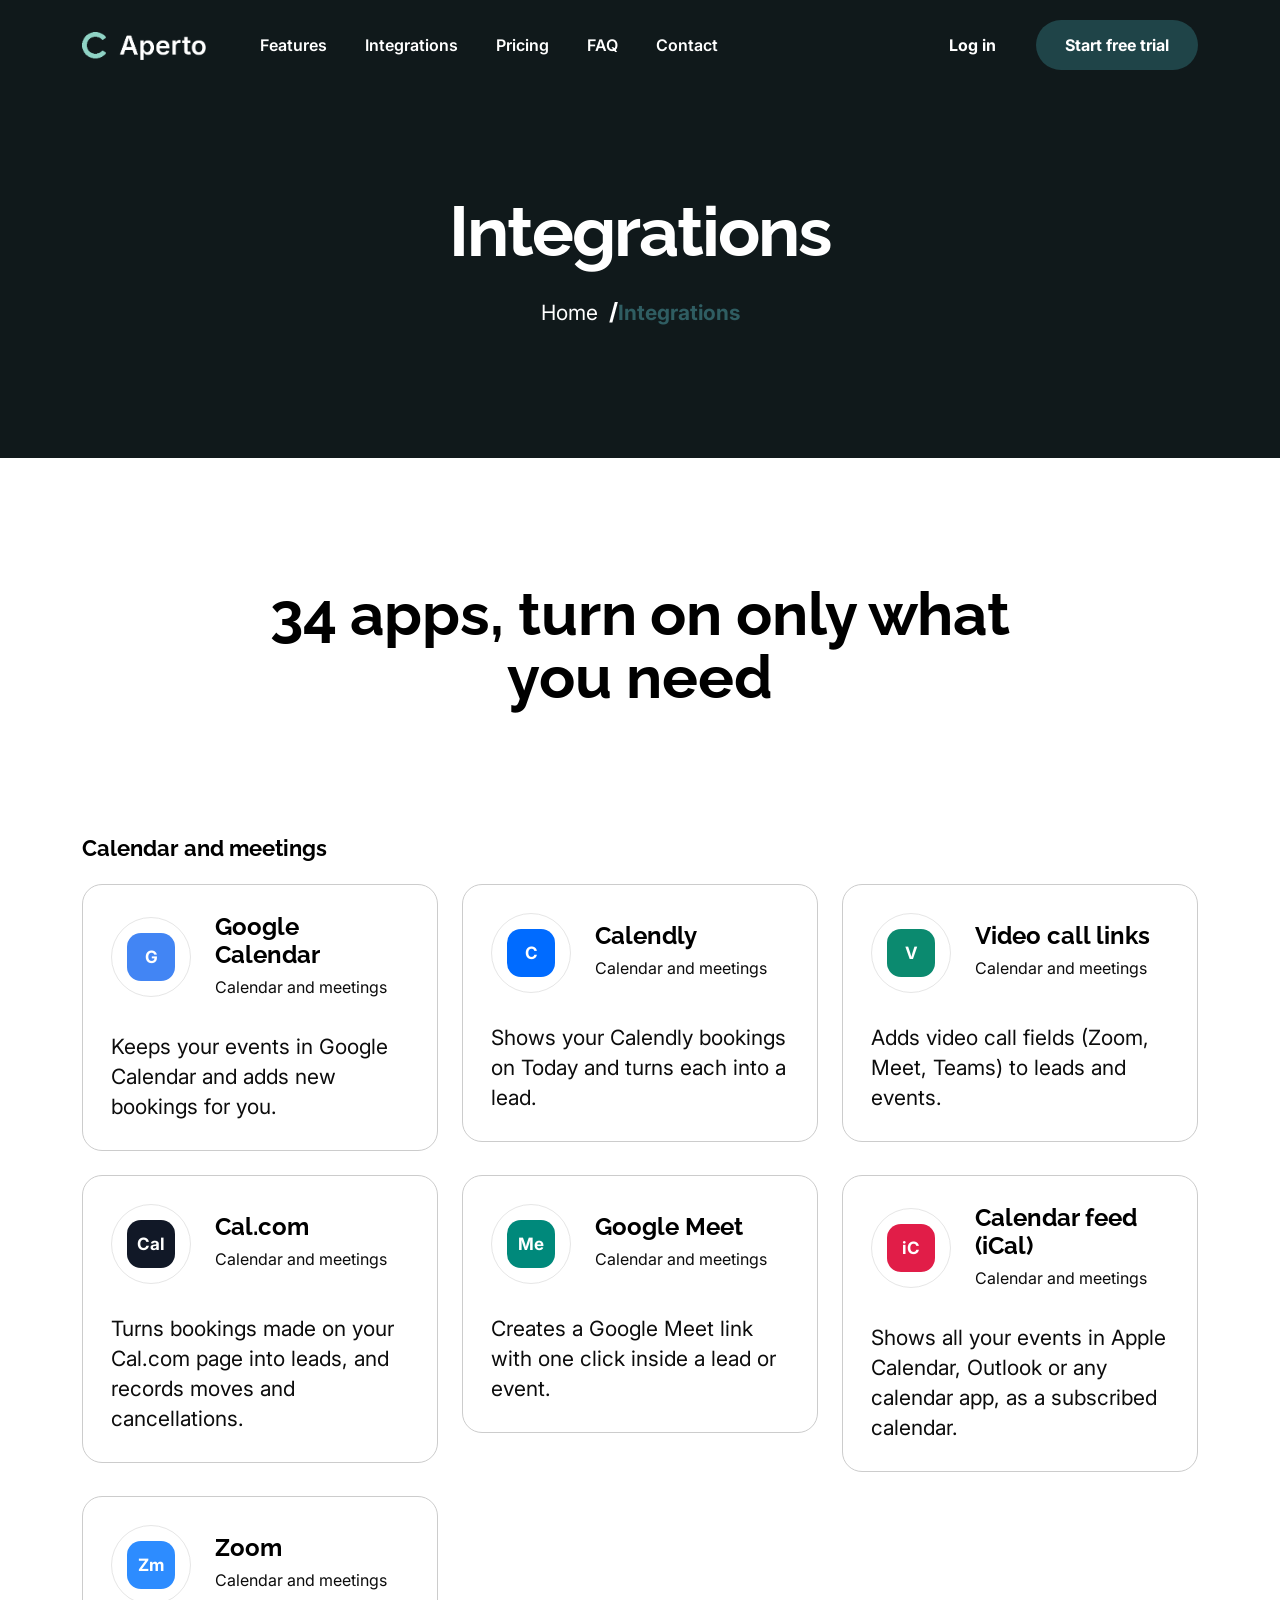
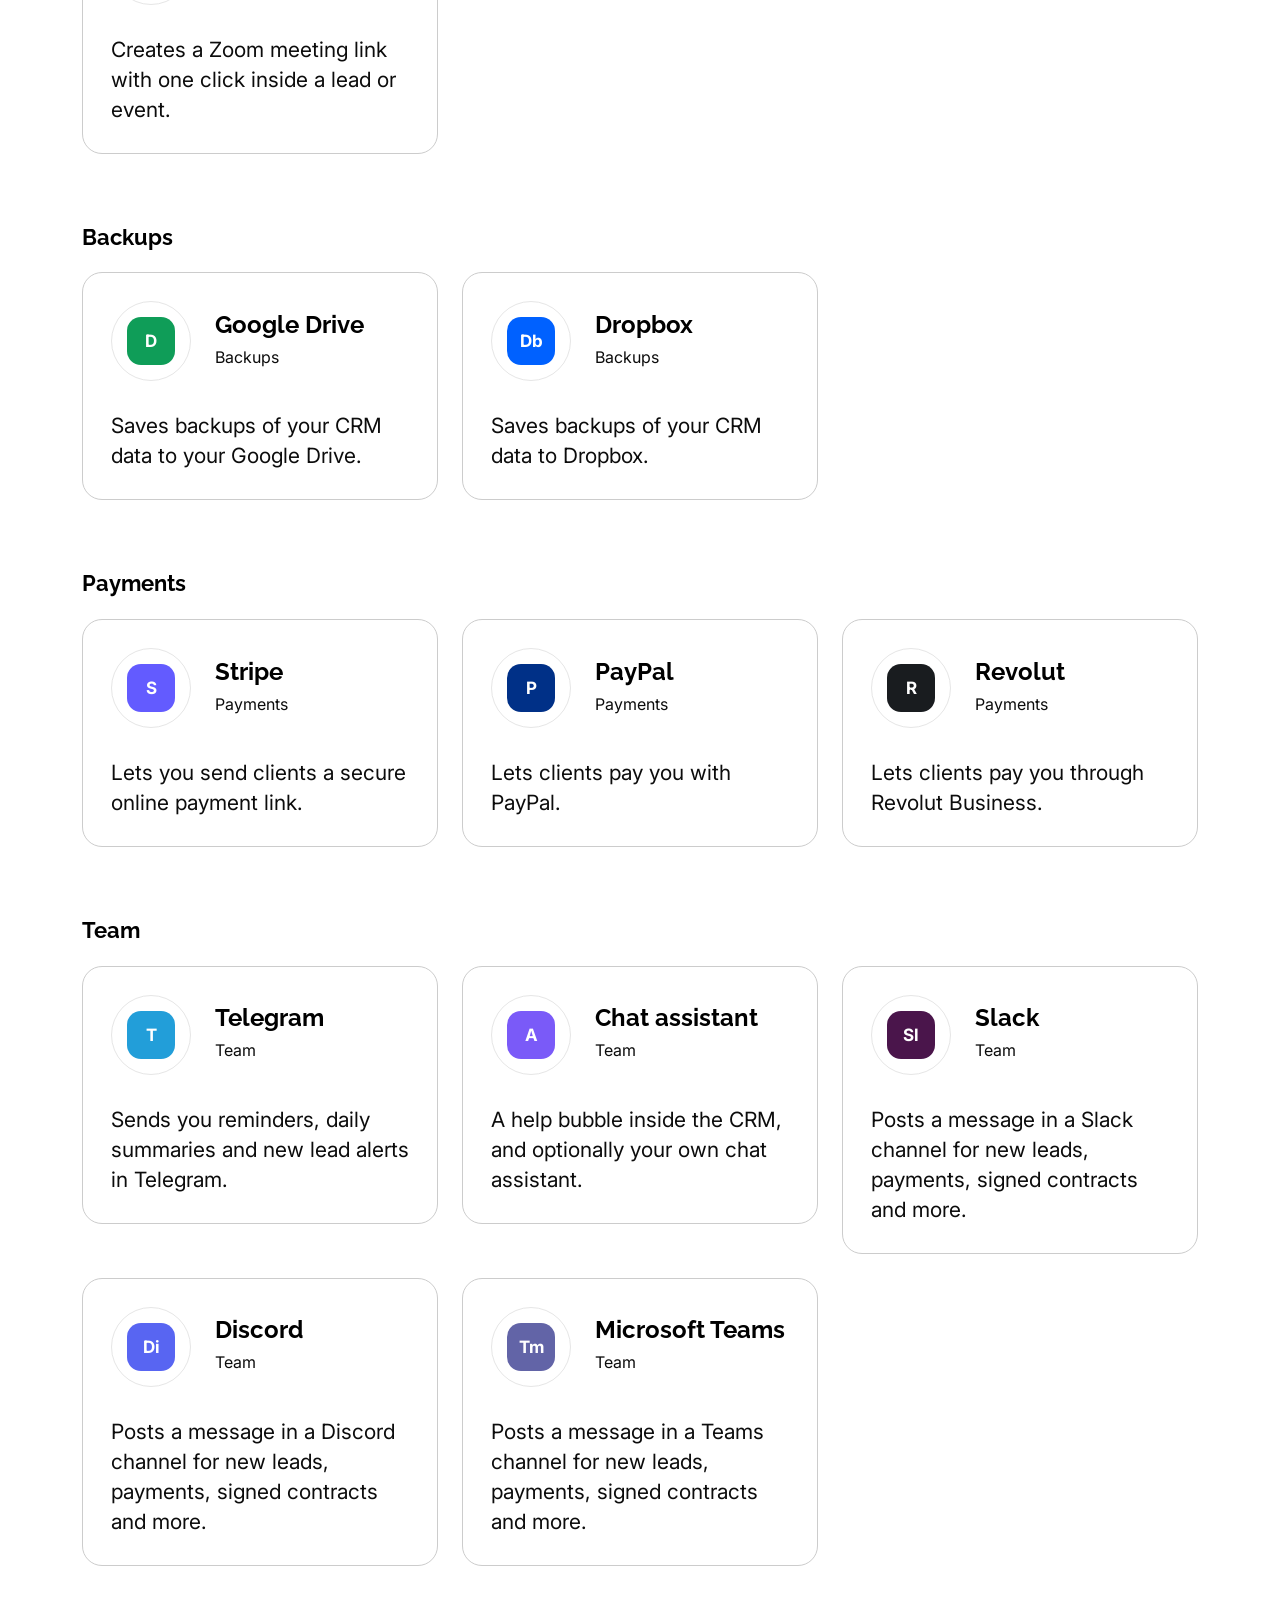
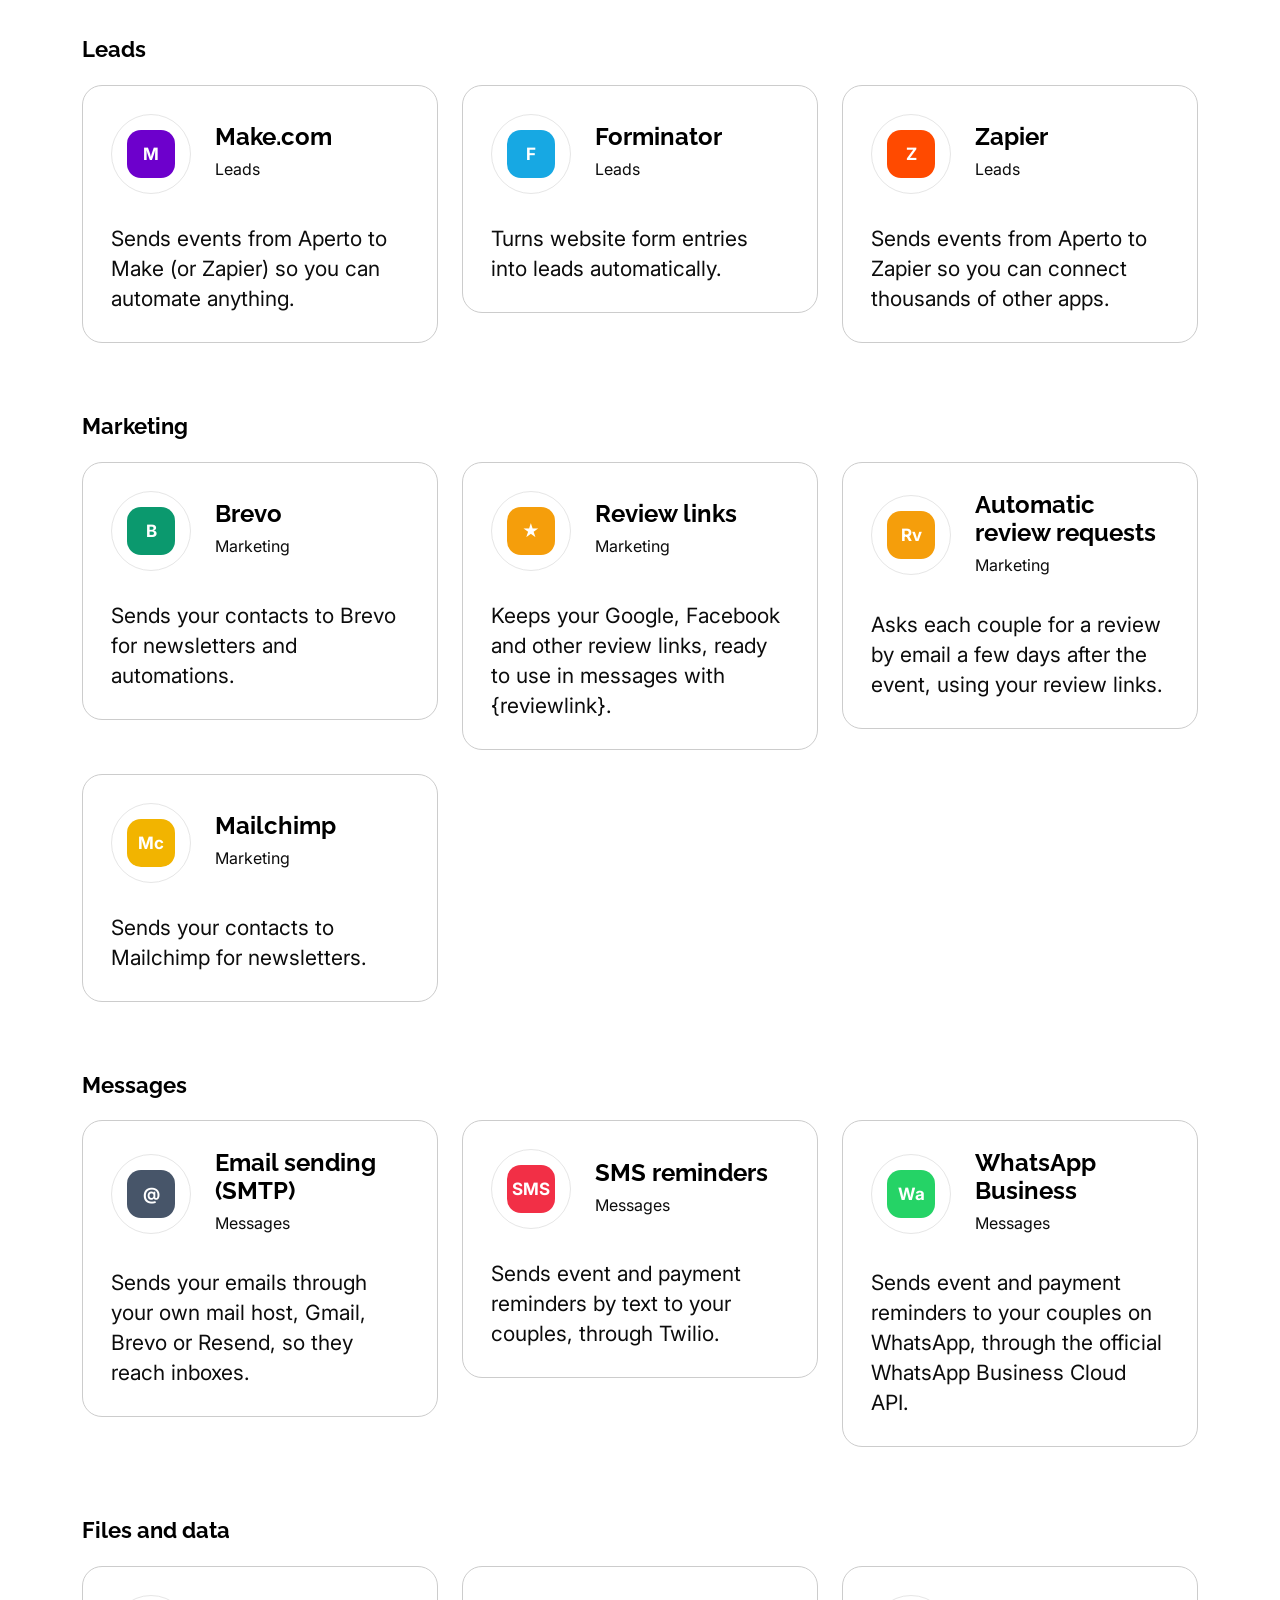
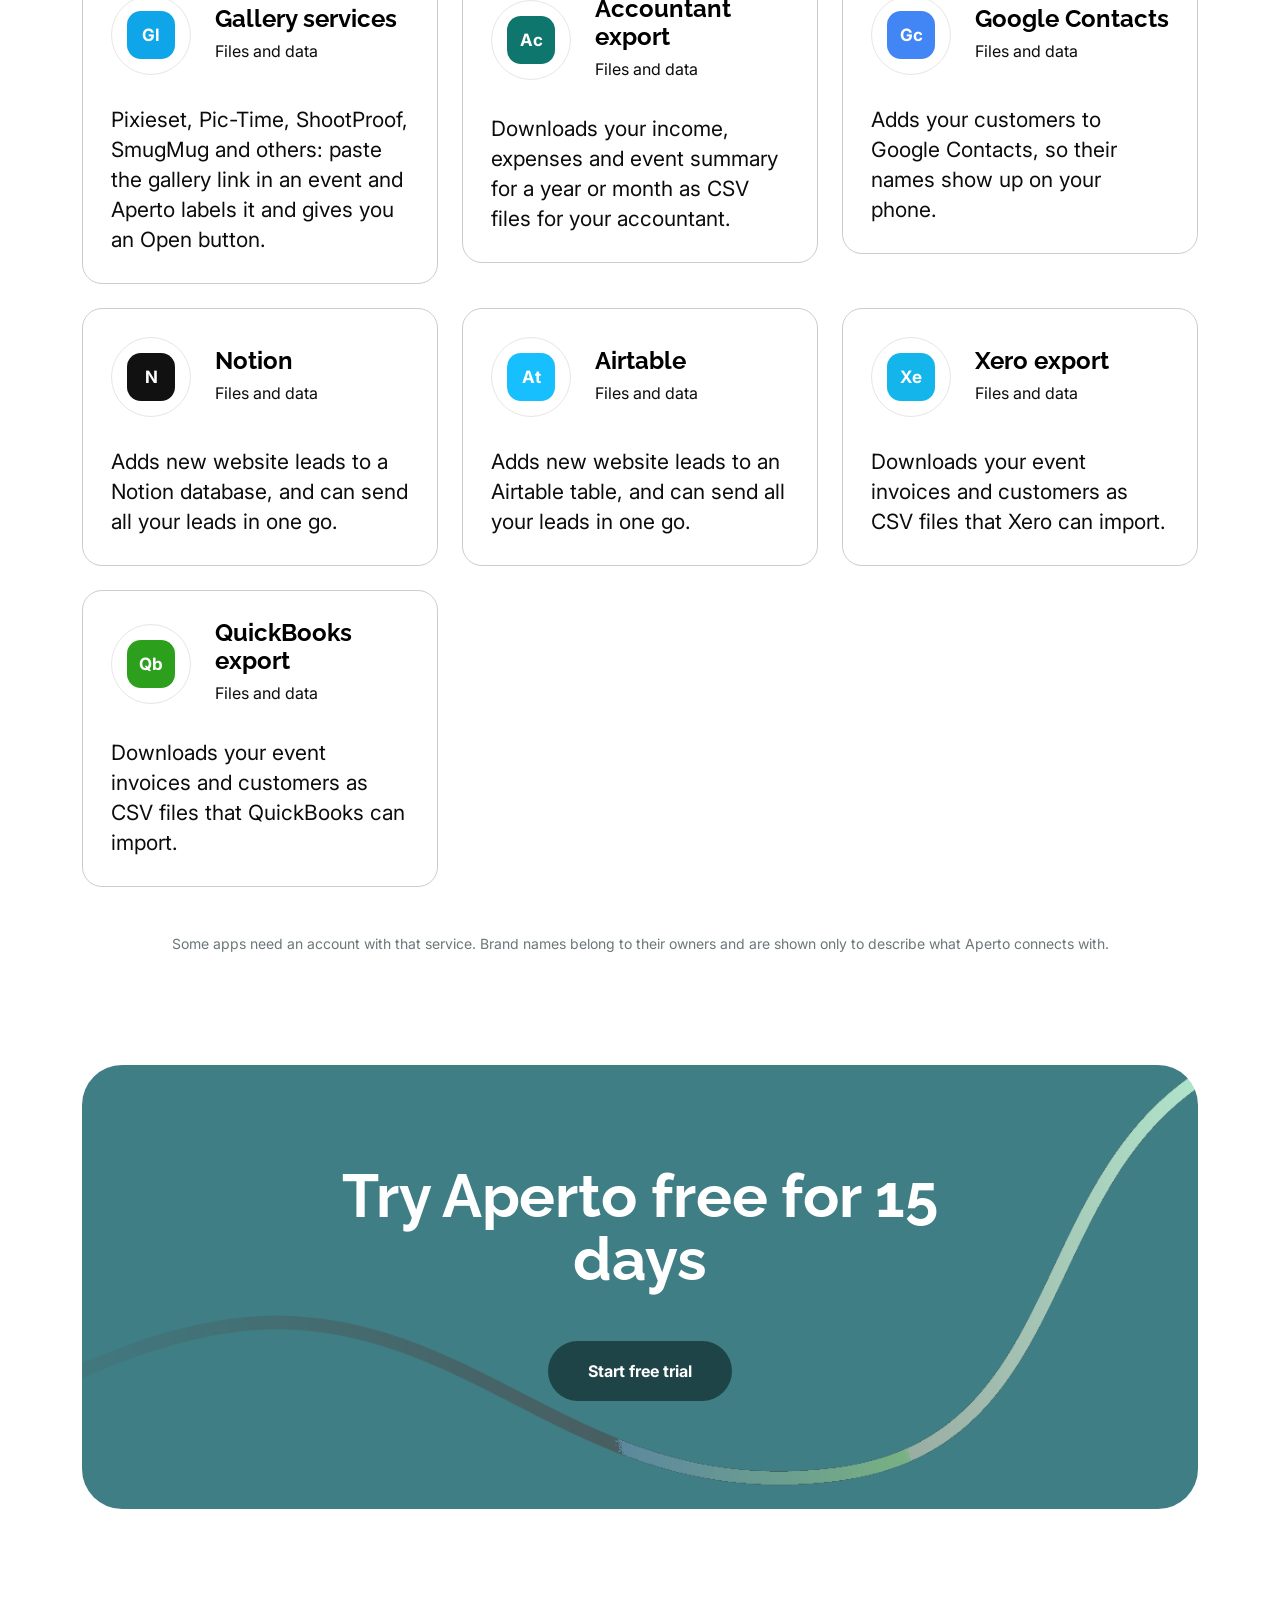
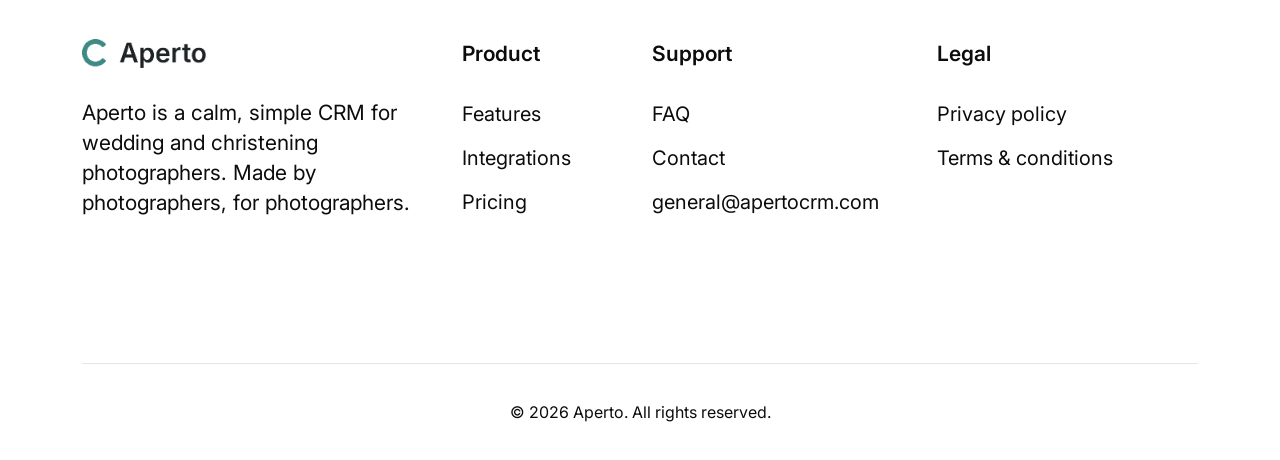
<file: integrations.html>
<!DOCTYPE html>
<html lang="en">
<head>
  <meta charset="UTF-8">
  <meta http-equiv="X-UA-Compatible" content="IE=edge">
  <meta name="viewport" content="width=device-width, initial-scale=1.0">
  <title>Integrations | Aperto</title>
  <meta name="description" content="Over 30 apps and integrations for Aperto: calendars, payments, backups, messaging, accounting and more.">
  <link rel="shortcut icon" href="assets/images/favicon.ico" type="image/x-icon">
  <link rel="icon" href="assets/images/favicon.ico" type="image/x-icon">
  <link href="https://fonts.googleapis.com/css2?family=Inter:wght@400;600&family=Raleway:wght@600;700&display=swap" rel="stylesheet">
  <link rel="stylesheet" href="assets/css/bootstrap.min.css">
  <link rel="stylesheet" href="assets/css/magnific-popup.css">
  <link rel="stylesheet" href="assets/css/slick.css">
  <link rel="stylesheet" href="assets/css/animate.css">
  <link rel="stylesheet" href="assets/css/fontawesome.css">
  <link rel="stylesheet" href="assets/css/main.css">
  <link rel="stylesheet" href="assets/css/app.min.css">
  <link rel="stylesheet" href="assets/css/aperto.css">
</head>
<body class="light">
  <div class="zubuz-preloader-wrap"><div class="zubuz-preloader"><div></div><div></div><div></div><div></div></div></div>

  <header class="site-header zubuz-header-section dark-bg white-menu" id="sticky-menu">
    <div class="container">
      <nav class="navbar site-navbar">
        <div class="brand-logo">
          <a href="index.html"><img src="assets/images/logo/logo-white.png" alt="Aperto" class="light-version-logo" style="width:124px"></a>
        </div>
        <div class="menu-block-wrapper">
          <div class="menu-overlay"></div>
          <nav class="menu-block" id="append-menu-header">
            <div class="mobile-menu-head">
              <div class="go-back"><i class="fa fa-angle-left"></i></div>
              <div class="current-menu-title"></div>
              <div class="mobile-menu-close">&times;</div>
            </div>
            <ul class="site-menu-main">
              <li class="nav-item"><a href="index.html#features" class="nav-link-item">Features</a></li>
              <li class="nav-item"><a href="integrations.html" class="nav-link-item">Integrations</a></li>
              <li class="nav-item"><a href="pricing.html" class="nav-link-item">Pricing</a></li>
              <li class="nav-item"><a href="faq.html" class="nav-link-item">FAQ</a></li>
              <li class="nav-item"><a href="contact-us.html" class="nav-link-item">Contact</a></li>
            </ul>
          </nav>
        </div>
        <div class="header-btn header-btn-l1 ms-auto d-none d-xs-inline-flex">
          <div class="zubuz-header-btn-wrap"><a class="zubuz-login-btn" href="https://app.apertocrm.com/crm/">Log in</a></div>
          <a class="zubuz-default-btn zubuz-header-btn pill" href="pricing.html"><span>Start free trial</span></a>
        </div>
        <div class="mobile-menu-trigger light"><span></span></div>
      </nav>
    </div>
  </header>

  <div class="zubuz-breadcrumb">
    <div class="container">
      <h1 class="post__title">Integrations</h1>
      <nav class="breadcrumbs"><ul><li><a href="index.html">Home</a></li><li aria-current="page"> Integrations</li></ul></nav>
    </div>
  </div>

  <div class="section zubuz-section-padding3">
    <div class="container">
      <div class="zubuz-section-title center w-large"><h2>34 apps, turn on only what you need</h2></div>
      <h3 class="ap-cat">Calendar and meetings</h3><div class="row"><div class="col-xl-4 col-md-6"><div class="zubuz-iconbox-wrap-left d-block iconbox-left-border">
<div class="zubuz-iconbox-header"><div class="zubuz-iconbox-icon"><span class="ap-tile" style="background:#4285f4">G</span></div>
<div class="zubuz-iconbox-header-data"><h4>Google Calendar</h4><p>Calendar and meetings</p></div></div>
<div class="zubuz-iconbox-data"><p>Keeps your events in Google Calendar and adds new bookings for you.</p></div></div></div><div class="col-xl-4 col-md-6"><div class="zubuz-iconbox-wrap-left d-block iconbox-left-border">
<div class="zubuz-iconbox-header"><div class="zubuz-iconbox-icon"><span class="ap-tile" style="background:#006bff">C</span></div>
<div class="zubuz-iconbox-header-data"><h4>Calendly</h4><p>Calendar and meetings</p></div></div>
<div class="zubuz-iconbox-data"><p>Shows your Calendly bookings on Today and turns each into a lead.</p></div></div></div><div class="col-xl-4 col-md-6"><div class="zubuz-iconbox-wrap-left d-block iconbox-left-border">
<div class="zubuz-iconbox-header"><div class="zubuz-iconbox-icon"><span class="ap-tile" style="background:#0b8a6f">V</span></div>
<div class="zubuz-iconbox-header-data"><h4>Video call links</h4><p>Calendar and meetings</p></div></div>
<div class="zubuz-iconbox-data"><p>Adds video call fields (Zoom, Meet, Teams) to leads and events.</p></div></div></div><div class="col-xl-4 col-md-6"><div class="zubuz-iconbox-wrap-left d-block iconbox-left-border">
<div class="zubuz-iconbox-header"><div class="zubuz-iconbox-icon"><span class="ap-tile" style="background:#111827">Cal</span></div>
<div class="zubuz-iconbox-header-data"><h4>Cal.com</h4><p>Calendar and meetings</p></div></div>
<div class="zubuz-iconbox-data"><p>Turns bookings made on your Cal.com page into leads, and records moves and cancellations.</p></div></div></div><div class="col-xl-4 col-md-6"><div class="zubuz-iconbox-wrap-left d-block iconbox-left-border">
<div class="zubuz-iconbox-header"><div class="zubuz-iconbox-icon"><span class="ap-tile" style="background:#00897b">Me</span></div>
<div class="zubuz-iconbox-header-data"><h4>Google Meet</h4><p>Calendar and meetings</p></div></div>
<div class="zubuz-iconbox-data"><p>Creates a Google Meet link with one click inside a lead or event.</p></div></div></div><div class="col-xl-4 col-md-6"><div class="zubuz-iconbox-wrap-left d-block iconbox-left-border">
<div class="zubuz-iconbox-header"><div class="zubuz-iconbox-icon"><span class="ap-tile" style="background:#e11d48">iC</span></div>
<div class="zubuz-iconbox-header-data"><h4>Calendar feed (iCal)</h4><p>Calendar and meetings</p></div></div>
<div class="zubuz-iconbox-data"><p>Shows all your events in Apple Calendar, Outlook or any calendar app, as a subscribed calendar.</p></div></div></div><div class="col-xl-4 col-md-6"><div class="zubuz-iconbox-wrap-left d-block iconbox-left-border">
<div class="zubuz-iconbox-header"><div class="zubuz-iconbox-icon"><span class="ap-tile" style="background:#2d8cff">Zm</span></div>
<div class="zubuz-iconbox-header-data"><h4>Zoom</h4><p>Calendar and meetings</p></div></div>
<div class="zubuz-iconbox-data"><p>Creates a Zoom meeting link with one click inside a lead or event.</p></div></div></div></div><h3 class="ap-cat">Backups</h3><div class="row"><div class="col-xl-4 col-md-6"><div class="zubuz-iconbox-wrap-left d-block iconbox-left-border">
<div class="zubuz-iconbox-header"><div class="zubuz-iconbox-icon"><span class="ap-tile" style="background:#0f9d58">D</span></div>
<div class="zubuz-iconbox-header-data"><h4>Google Drive</h4><p>Backups</p></div></div>
<div class="zubuz-iconbox-data"><p>Saves backups of your CRM data to your Google Drive.</p></div></div></div><div class="col-xl-4 col-md-6"><div class="zubuz-iconbox-wrap-left d-block iconbox-left-border">
<div class="zubuz-iconbox-header"><div class="zubuz-iconbox-icon"><span class="ap-tile" style="background:#0061ff">Db</span></div>
<div class="zubuz-iconbox-header-data"><h4>Dropbox</h4><p>Backups</p></div></div>
<div class="zubuz-iconbox-data"><p>Saves backups of your CRM data to Dropbox.</p></div></div></div></div><h3 class="ap-cat">Payments</h3><div class="row"><div class="col-xl-4 col-md-6"><div class="zubuz-iconbox-wrap-left d-block iconbox-left-border">
<div class="zubuz-iconbox-header"><div class="zubuz-iconbox-icon"><span class="ap-tile" style="background:#635bff">S</span></div>
<div class="zubuz-iconbox-header-data"><h4>Stripe</h4><p>Payments</p></div></div>
<div class="zubuz-iconbox-data"><p>Lets you send clients a secure online payment link.</p></div></div></div><div class="col-xl-4 col-md-6"><div class="zubuz-iconbox-wrap-left d-block iconbox-left-border">
<div class="zubuz-iconbox-header"><div class="zubuz-iconbox-icon"><span class="ap-tile" style="background:#003087">P</span></div>
<div class="zubuz-iconbox-header-data"><h4>PayPal</h4><p>Payments</p></div></div>
<div class="zubuz-iconbox-data"><p>Lets clients pay you with PayPal.</p></div></div></div><div class="col-xl-4 col-md-6"><div class="zubuz-iconbox-wrap-left d-block iconbox-left-border">
<div class="zubuz-iconbox-header"><div class="zubuz-iconbox-icon"><span class="ap-tile" style="background:#191c1f">R</span></div>
<div class="zubuz-iconbox-header-data"><h4>Revolut</h4><p>Payments</p></div></div>
<div class="zubuz-iconbox-data"><p>Lets clients pay you through Revolut Business.</p></div></div></div></div><h3 class="ap-cat">Team</h3><div class="row"><div class="col-xl-4 col-md-6"><div class="zubuz-iconbox-wrap-left d-block iconbox-left-border">
<div class="zubuz-iconbox-header"><div class="zubuz-iconbox-icon"><span class="ap-tile" style="background:#229ed9">T</span></div>
<div class="zubuz-iconbox-header-data"><h4>Telegram</h4><p>Team</p></div></div>
<div class="zubuz-iconbox-data"><p>Sends you reminders, daily summaries and new lead alerts in Telegram.</p></div></div></div><div class="col-xl-4 col-md-6"><div class="zubuz-iconbox-wrap-left d-block iconbox-left-border">
<div class="zubuz-iconbox-header"><div class="zubuz-iconbox-icon"><span class="ap-tile" style="background:#7a5af8">A</span></div>
<div class="zubuz-iconbox-header-data"><h4>Chat assistant</h4><p>Team</p></div></div>
<div class="zubuz-iconbox-data"><p>A help bubble inside the CRM, and optionally your own chat assistant.</p></div></div></div><div class="col-xl-4 col-md-6"><div class="zubuz-iconbox-wrap-left d-block iconbox-left-border">
<div class="zubuz-iconbox-header"><div class="zubuz-iconbox-icon"><span class="ap-tile" style="background:#4a154b">Sl</span></div>
<div class="zubuz-iconbox-header-data"><h4>Slack</h4><p>Team</p></div></div>
<div class="zubuz-iconbox-data"><p>Posts a message in a Slack channel for new leads, payments, signed contracts and more.</p></div></div></div><div class="col-xl-4 col-md-6"><div class="zubuz-iconbox-wrap-left d-block iconbox-left-border">
<div class="zubuz-iconbox-header"><div class="zubuz-iconbox-icon"><span class="ap-tile" style="background:#5865f2">Di</span></div>
<div class="zubuz-iconbox-header-data"><h4>Discord</h4><p>Team</p></div></div>
<div class="zubuz-iconbox-data"><p>Posts a message in a Discord channel for new leads, payments, signed contracts and more.</p></div></div></div><div class="col-xl-4 col-md-6"><div class="zubuz-iconbox-wrap-left d-block iconbox-left-border">
<div class="zubuz-iconbox-header"><div class="zubuz-iconbox-icon"><span class="ap-tile" style="background:#6264a7">Tm</span></div>
<div class="zubuz-iconbox-header-data"><h4>Microsoft Teams</h4><p>Team</p></div></div>
<div class="zubuz-iconbox-data"><p>Posts a message in a Teams channel for new leads, payments, signed contracts and more.</p></div></div></div></div><h3 class="ap-cat">Leads</h3><div class="row"><div class="col-xl-4 col-md-6"><div class="zubuz-iconbox-wrap-left d-block iconbox-left-border">
<div class="zubuz-iconbox-header"><div class="zubuz-iconbox-icon"><span class="ap-tile" style="background:#6d00cc">M</span></div>
<div class="zubuz-iconbox-header-data"><h4>Make.com</h4><p>Leads</p></div></div>
<div class="zubuz-iconbox-data"><p>Sends events from Aperto to Make (or Zapier) so you can automate anything.</p></div></div></div><div class="col-xl-4 col-md-6"><div class="zubuz-iconbox-wrap-left d-block iconbox-left-border">
<div class="zubuz-iconbox-header"><div class="zubuz-iconbox-icon"><span class="ap-tile" style="background:#17a8e3">F</span></div>
<div class="zubuz-iconbox-header-data"><h4>Forminator</h4><p>Leads</p></div></div>
<div class="zubuz-iconbox-data"><p>Turns website form entries into leads automatically.</p></div></div></div><div class="col-xl-4 col-md-6"><div class="zubuz-iconbox-wrap-left d-block iconbox-left-border">
<div class="zubuz-iconbox-header"><div class="zubuz-iconbox-icon"><span class="ap-tile" style="background:#ff4a00">Z</span></div>
<div class="zubuz-iconbox-header-data"><h4>Zapier</h4><p>Leads</p></div></div>
<div class="zubuz-iconbox-data"><p>Sends events from Aperto to Zapier so you can connect thousands of other apps.</p></div></div></div></div><h3 class="ap-cat">Marketing</h3><div class="row"><div class="col-xl-4 col-md-6"><div class="zubuz-iconbox-wrap-left d-block iconbox-left-border">
<div class="zubuz-iconbox-header"><div class="zubuz-iconbox-icon"><span class="ap-tile" style="background:#0b996e">B</span></div>
<div class="zubuz-iconbox-header-data"><h4>Brevo</h4><p>Marketing</p></div></div>
<div class="zubuz-iconbox-data"><p>Sends your contacts to Brevo for newsletters and automations.</p></div></div></div><div class="col-xl-4 col-md-6"><div class="zubuz-iconbox-wrap-left d-block iconbox-left-border">
<div class="zubuz-iconbox-header"><div class="zubuz-iconbox-icon"><span class="ap-tile" style="background:#f59e0b">★</span></div>
<div class="zubuz-iconbox-header-data"><h4>Review links</h4><p>Marketing</p></div></div>
<div class="zubuz-iconbox-data"><p>Keeps your Google, Facebook and other review links, ready to use in messages with {reviewlink}.</p></div></div></div><div class="col-xl-4 col-md-6"><div class="zubuz-iconbox-wrap-left d-block iconbox-left-border">
<div class="zubuz-iconbox-header"><div class="zubuz-iconbox-icon"><span class="ap-tile" style="background:#f59e0b">Rv</span></div>
<div class="zubuz-iconbox-header-data"><h4>Automatic review requests</h4><p>Marketing</p></div></div>
<div class="zubuz-iconbox-data"><p>Asks each couple for a review by email a few days after the event, using your review links.</p></div></div></div><div class="col-xl-4 col-md-6"><div class="zubuz-iconbox-wrap-left d-block iconbox-left-border">
<div class="zubuz-iconbox-header"><div class="zubuz-iconbox-icon"><span class="ap-tile" style="background:#f2b400">Mc</span></div>
<div class="zubuz-iconbox-header-data"><h4>Mailchimp</h4><p>Marketing</p></div></div>
<div class="zubuz-iconbox-data"><p>Sends your contacts to Mailchimp for newsletters.</p></div></div></div></div><h3 class="ap-cat">Messages</h3><div class="row"><div class="col-xl-4 col-md-6"><div class="zubuz-iconbox-wrap-left d-block iconbox-left-border">
<div class="zubuz-iconbox-header"><div class="zubuz-iconbox-icon"><span class="ap-tile" style="background:#475569">@</span></div>
<div class="zubuz-iconbox-header-data"><h4>Email sending (SMTP)</h4><p>Messages</p></div></div>
<div class="zubuz-iconbox-data"><p>Sends your emails through your own mail host, Gmail, Brevo or Resend, so they reach inboxes.</p></div></div></div><div class="col-xl-4 col-md-6"><div class="zubuz-iconbox-wrap-left d-block iconbox-left-border">
<div class="zubuz-iconbox-header"><div class="zubuz-iconbox-icon"><span class="ap-tile" style="background:#f22f46">SMS</span></div>
<div class="zubuz-iconbox-header-data"><h4>SMS reminders</h4><p>Messages</p></div></div>
<div class="zubuz-iconbox-data"><p>Sends event and payment reminders by text to your couples, through Twilio.</p></div></div></div><div class="col-xl-4 col-md-6"><div class="zubuz-iconbox-wrap-left d-block iconbox-left-border">
<div class="zubuz-iconbox-header"><div class="zubuz-iconbox-icon"><span class="ap-tile" style="background:#25d366">Wa</span></div>
<div class="zubuz-iconbox-header-data"><h4>WhatsApp Business</h4><p>Messages</p></div></div>
<div class="zubuz-iconbox-data"><p>Sends event and payment reminders to your couples on WhatsApp, through the official WhatsApp Business Cloud API.</p></div></div></div></div><h3 class="ap-cat">Files and data</h3><div class="row"><div class="col-xl-4 col-md-6"><div class="zubuz-iconbox-wrap-left d-block iconbox-left-border">
<div class="zubuz-iconbox-header"><div class="zubuz-iconbox-icon"><span class="ap-tile" style="background:#0ea5e9">Gl</span></div>
<div class="zubuz-iconbox-header-data"><h4>Gallery services</h4><p>Files and data</p></div></div>
<div class="zubuz-iconbox-data"><p>Pixieset, Pic-Time, ShootProof, SmugMug and others: paste the gallery link in an event and Aperto labels it and gives you an Open button.</p></div></div></div><div class="col-xl-4 col-md-6"><div class="zubuz-iconbox-wrap-left d-block iconbox-left-border">
<div class="zubuz-iconbox-header"><div class="zubuz-iconbox-icon"><span class="ap-tile" style="background:#0f766e">Ac</span></div>
<div class="zubuz-iconbox-header-data"><h4>Accountant export</h4><p>Files and data</p></div></div>
<div class="zubuz-iconbox-data"><p>Downloads your income, expenses and event summary for a year or month as CSV files for your accountant.</p></div></div></div><div class="col-xl-4 col-md-6"><div class="zubuz-iconbox-wrap-left d-block iconbox-left-border">
<div class="zubuz-iconbox-header"><div class="zubuz-iconbox-icon"><span class="ap-tile" style="background:#4285f4">Gc</span></div>
<div class="zubuz-iconbox-header-data"><h4>Google Contacts</h4><p>Files and data</p></div></div>
<div class="zubuz-iconbox-data"><p>Adds your customers to Google Contacts, so their names show up on your phone.</p></div></div></div><div class="col-xl-4 col-md-6"><div class="zubuz-iconbox-wrap-left d-block iconbox-left-border">
<div class="zubuz-iconbox-header"><div class="zubuz-iconbox-icon"><span class="ap-tile" style="background:#111111">N</span></div>
<div class="zubuz-iconbox-header-data"><h4>Notion</h4><p>Files and data</p></div></div>
<div class="zubuz-iconbox-data"><p>Adds new website leads to a Notion database, and can send all your leads in one go.</p></div></div></div><div class="col-xl-4 col-md-6"><div class="zubuz-iconbox-wrap-left d-block iconbox-left-border">
<div class="zubuz-iconbox-header"><div class="zubuz-iconbox-icon"><span class="ap-tile" style="background:#18bfff">At</span></div>
<div class="zubuz-iconbox-header-data"><h4>Airtable</h4><p>Files and data</p></div></div>
<div class="zubuz-iconbox-data"><p>Adds new website leads to an Airtable table, and can send all your leads in one go.</p></div></div></div><div class="col-xl-4 col-md-6"><div class="zubuz-iconbox-wrap-left d-block iconbox-left-border">
<div class="zubuz-iconbox-header"><div class="zubuz-iconbox-icon"><span class="ap-tile" style="background:#13b5ea">Xe</span></div>
<div class="zubuz-iconbox-header-data"><h4>Xero export</h4><p>Files and data</p></div></div>
<div class="zubuz-iconbox-data"><p>Downloads your event invoices and customers as CSV files that Xero can import.</p></div></div></div><div class="col-xl-4 col-md-6"><div class="zubuz-iconbox-wrap-left d-block iconbox-left-border">
<div class="zubuz-iconbox-header"><div class="zubuz-iconbox-icon"><span class="ap-tile" style="background:#2ca01c">Qb</span></div>
<div class="zubuz-iconbox-header-data"><h4>QuickBooks export</h4><p>Files and data</p></div></div>
<div class="zubuz-iconbox-data"><p>Downloads your event invoices and customers as CSV files that QuickBooks can import.</p></div></div></div></div>
      <p class="ap-note">Some apps need an account with that service. Brand names belong to their owners and are shown only to describe what Aperto connects with.</p>
    </div>
  </div>

  <div class="zubuz-cta-section2">
    <div class="container">
      <div class="zubuz-cta-wrap" style="background-image: url(assets/images/v2/cta-bg.png)">
        <div class="zubuz-cta-content">
          <h2>Try Aperto free for 15 days</h2>
          <a class="zubuz-default-btn pill" href="pricing.html"><span>Start free trial</span></a>
        </div>
      </div>
    </div>
  </div>

  <footer class="zubuz-footer-section">
    <div class="container">
      <div class="zubuz-footer-top">
        <div class="row">
          <div class="col-xl-4 col-lg-12">
            <div class="zubuz-footer-textarea">
              <a href="index.html"><img src="assets/images/logo/logo-dark.png" alt="Aperto" style="width:124px"></a>
              <p>Aperto is a calm, simple CRM for wedding and christening photographers. Made by photographers, for photographers.</p>
            </div>
          </div>
          <div class="col-xl-2 col-md-4">
            <div class="zubuz-footer-menu">
              <div class="zubuz-footer-title"><p>Product</p></div>
              <ul>
                <li><a href="index.html#features">Features</a></li>
                <li><a href="integrations.html">Integrations</a></li>
                <li><a href="pricing.html">Pricing</a></li>
              </ul>
            </div>
          </div>
          <div class="col-xl-3 col-md-4">
            <div class="zubuz-footer-menu">
              <div class="zubuz-footer-title"><p>Support</p></div>
              <ul>
                <li><a href="faq.html">FAQ</a></li>
                <li><a href="contact-us.html">Contact</a></li>
                <li><a href="mailto:general@apertocrm.com">general@apertocrm.com</a></li>
              </ul>
            </div>
          </div>
          <div class="col-xl-3 col-md-4">
            <div class="zubuz-footer-menu">
              <div class="zubuz-footer-title"><p>Legal</p></div>
              <ul>
                <li><a href="privacy.html">Privacy policy</a></li>
                <li><a href="terms.html">Terms &amp; conditions</a></li>
              </ul>
            </div>
          </div>
        </div>
      </div>
      <div class="zubuz-footer-bottom center">
        <div class="zubuz-copywright"><p>&copy; 2026 Aperto. All rights reserved.</p></div>
      </div>
    </div>
  </footer>

  <script src="assets/js/jquery-3.6.0.min.js"></script>
  <script src="assets/js/bootstrap.bundle.min.js"></script>
  <script src="assets/js/menu/menu.js"></script>
  <script src="assets/js/isotope.pkgd.min.js"></script>
  <script src="assets/js/jquery.magnific-popup.min.js"></script>
  <script src="assets/js/slick.js"></script>
  <script src="assets/js/countdown.js"></script>
  <script src="assets/js/wow.min.js"></script>
  <script src="assets/js/faq.js"></script>
  <script src="assets/js/app.js"></script>
</body>
</html>
</file>
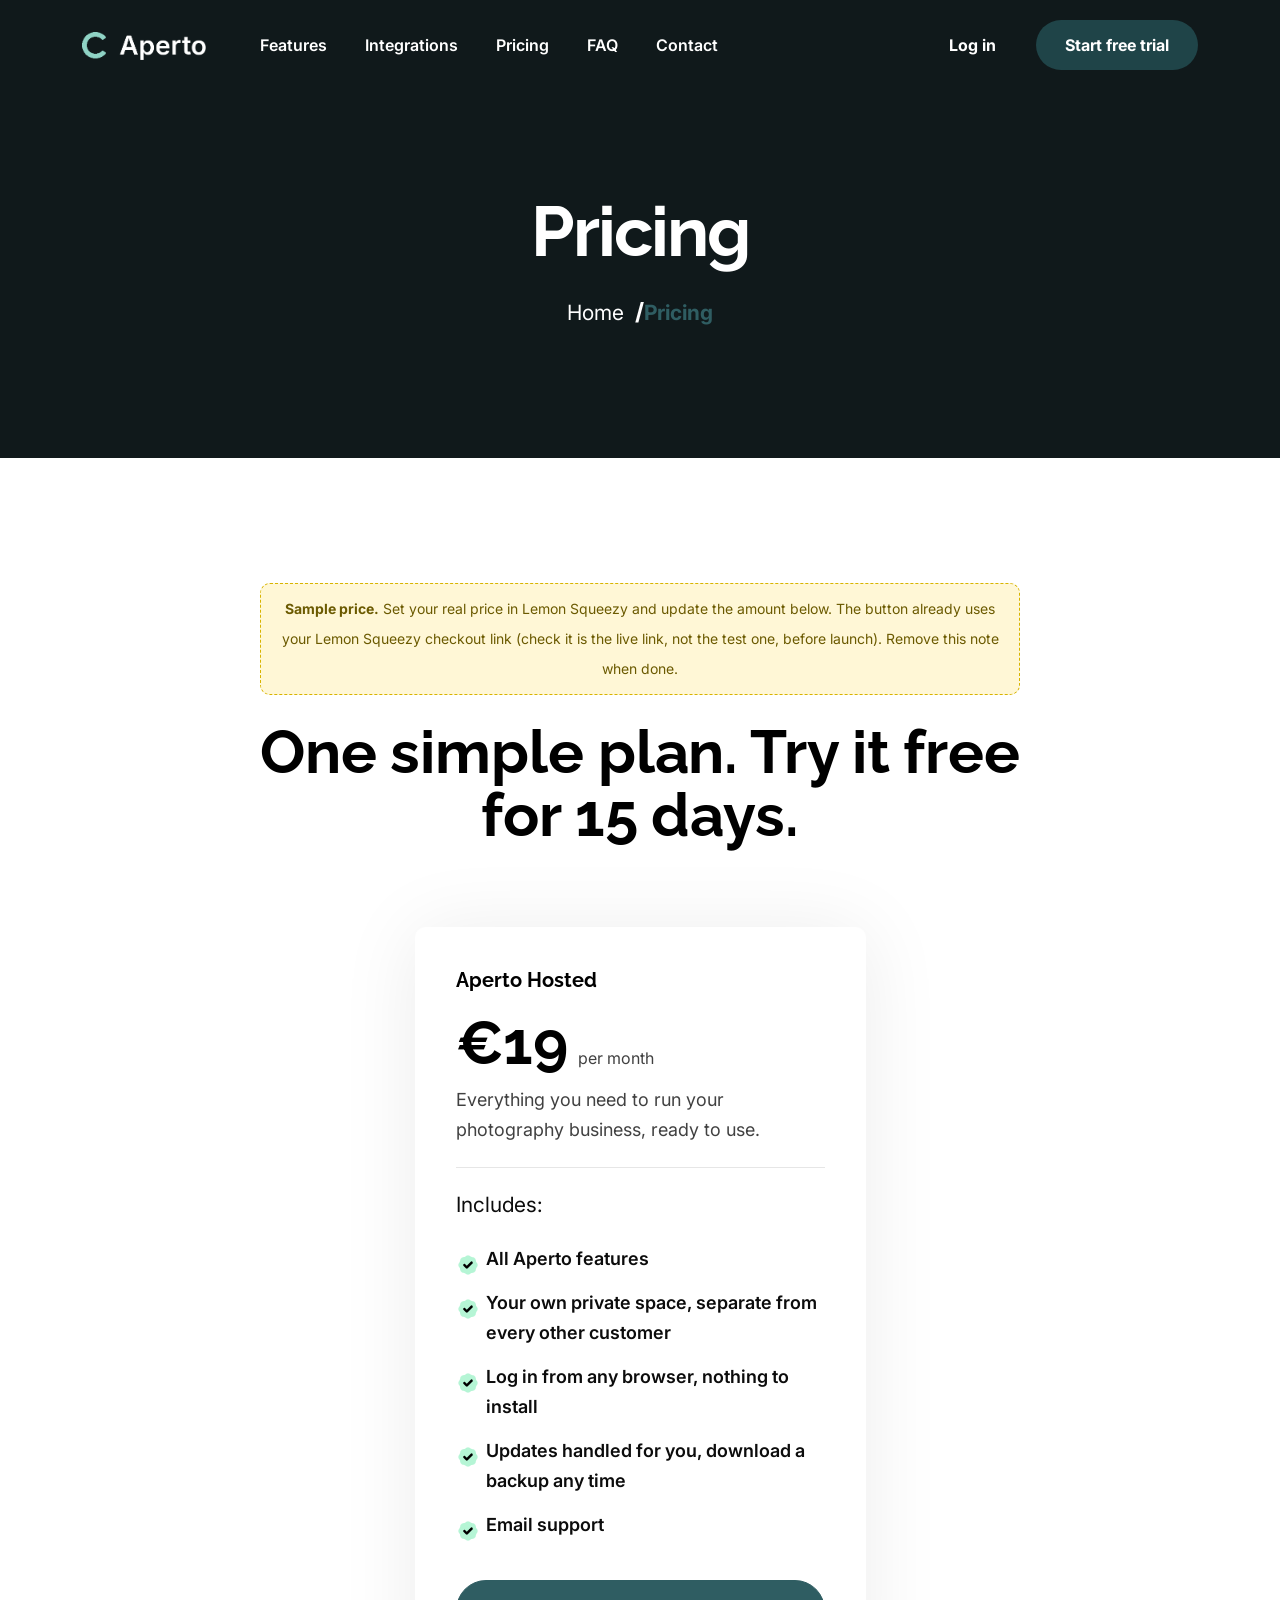
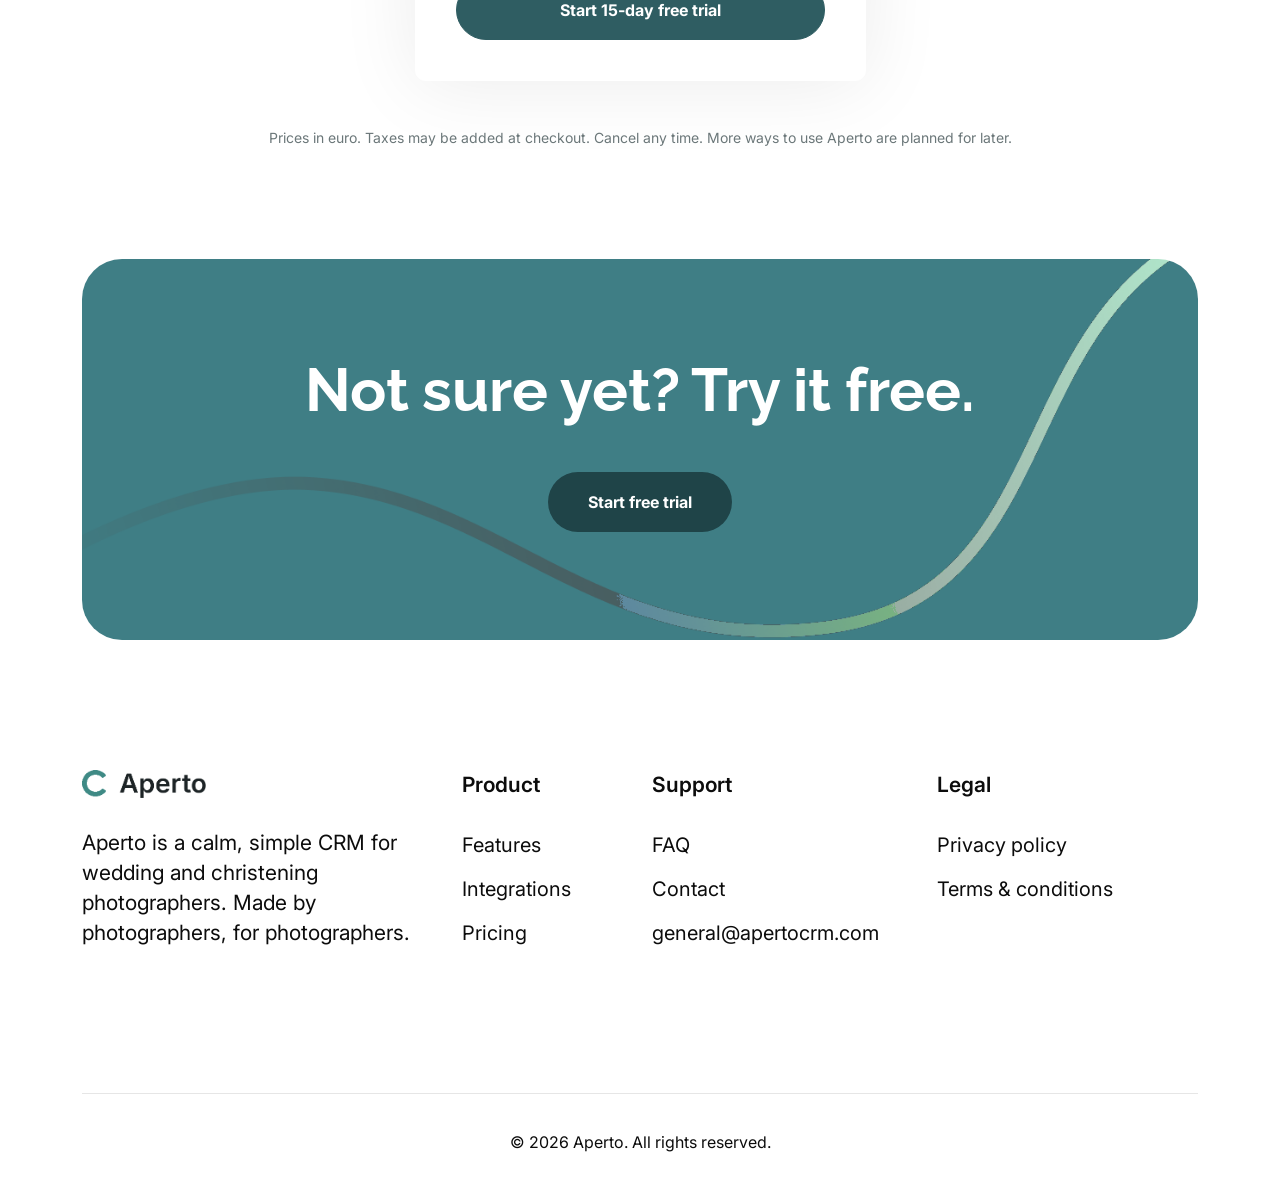
<file: pricing.html>
<!DOCTYPE html>
<html lang="en">
<head>
  <meta charset="UTF-8">
  <meta http-equiv="X-UA-Compatible" content="IE=edge">
  <meta name="viewport" content="width=device-width, initial-scale=1.0">
  <title>Pricing | Aperto</title>
  <meta name="description" content="Aperto Hosted: one simple plan. Try it free for 15 days.">
  <link rel="shortcut icon" href="assets/images/favicon.ico" type="image/x-icon">
  <link rel="icon" href="assets/images/favicon.ico" type="image/x-icon">
  <link href="https://fonts.googleapis.com/css2?family=Inter:wght@400;600&family=Raleway:wght@600;700&display=swap" rel="stylesheet">
  <link rel="stylesheet" href="assets/css/bootstrap.min.css">
  <link rel="stylesheet" href="assets/css/magnific-popup.css">
  <link rel="stylesheet" href="assets/css/slick.css">
  <link rel="stylesheet" href="assets/css/animate.css">
  <link rel="stylesheet" href="assets/css/fontawesome.css">
  <link rel="stylesheet" href="assets/css/main.css">
  <link rel="stylesheet" href="assets/css/app.min.css">
  <link rel="stylesheet" href="assets/css/aperto.css">
</head>
<body class="light">
  <div class="zubuz-preloader-wrap"><div class="zubuz-preloader"><div></div><div></div><div></div><div></div></div></div>

  <header class="site-header zubuz-header-section dark-bg white-menu" id="sticky-menu">
    <div class="container">
      <nav class="navbar site-navbar">
        <div class="brand-logo">
          <a href="index.html"><img src="assets/images/logo/logo-white.png" alt="Aperto" class="light-version-logo" style="width:124px"></a>
        </div>
        <div class="menu-block-wrapper">
          <div class="menu-overlay"></div>
          <nav class="menu-block" id="append-menu-header">
            <div class="mobile-menu-head">
              <div class="go-back"><i class="fa fa-angle-left"></i></div>
              <div class="current-menu-title"></div>
              <div class="mobile-menu-close">&times;</div>
            </div>
            <ul class="site-menu-main">
              <li class="nav-item"><a href="index.html#features" class="nav-link-item">Features</a></li>
              <li class="nav-item"><a href="integrations.html" class="nav-link-item">Integrations</a></li>
              <li class="nav-item"><a href="pricing.html" class="nav-link-item">Pricing</a></li>
              <li class="nav-item"><a href="faq.html" class="nav-link-item">FAQ</a></li>
              <li class="nav-item"><a href="contact-us.html" class="nav-link-item">Contact</a></li>
            </ul>
          </nav>
        </div>
        <div class="header-btn header-btn-l1 ms-auto d-none d-xs-inline-flex">
          <div class="zubuz-header-btn-wrap"><a class="zubuz-login-btn" href="https://app.apertocrm.com/crm/">Log in</a></div>
          <a class="zubuz-default-btn zubuz-header-btn pill" href="pricing.html"><span>Start free trial</span></a>
        </div>
        <div class="mobile-menu-trigger light"><span></span></div>
      </nav>
    </div>
  </header>

  <div class="zubuz-breadcrumb">
    <div class="container">
      <h1 class="post__title">Pricing</h1>
      <nav class="breadcrumbs"><ul><li><a href="index.html">Home</a></li><li aria-current="page"> Pricing</li></ul></nav>
    </div>
  </div>

  <div class="section zubuz-section-padding3">
    <div class="container">
      <div class="ap-todo"><strong>Sample price.</strong> Set your real price in Lemon Squeezy and update the amount below. The button already uses your Lemon Squeezy checkout link (check it is the live link, not the test one, before launch). Remove this note when done.</div>
      <div class="zubuz-section-title center"><h2>One simple plan. Try it free for 15 days.</h2></div>
      <div class="row justify-content-center">
        <div class="col-xl-5 col-lg-6 col-md-8"><div class="zubuz-pricing-wrap active">
          <div class="zubuz-pricing-header"><h5>Aperto Hosted</h5></div>
          <div class="zubuz-pricing-price"><h2>&euro;</h2><div class="zubuz-price">19</div><p>per month</p></div>
          <div class="zubuz-pricing-description"><p>Everything you need to run your photography business, ready to use.</p></div>
          <div class="zubuz-pricing-body"><p>Includes:</p><ul><li><img src="assets/images/v3/check.png" alt="">All Aperto features</li><li><img src="assets/images/v3/check.png" alt="">Your own private space, separate from every other customer</li><li><img src="assets/images/v3/check.png" alt="">Log in from any browser, nothing to install</li><li><img src="assets/images/v3/check.png" alt="">Updates handled for you, download a backup any time</li><li><img src="assets/images/v3/check.png" alt="">Email support</li></ul></div>
          <a class="zubuz-pricing-btn active" href="https://aperto.lemonsqueezy.com/checkout/buy/13bf2e1a-c9cc-42e9-a6a5-483d498d2deb">Start 15-day free trial</a>
        </div></div>
      </div>
      <p class="ap-note">Prices in euro. Taxes may be added at checkout. Cancel any time. More ways to use Aperto are planned for later.</p>
    </div>
  </div>

  <div class="zubuz-cta-section2">
    <div class="container">
      <div class="zubuz-cta-wrap" style="background-image: url(assets/images/v2/cta-bg.png)">
        <div class="zubuz-cta-content">
          <h2>Not sure yet? Try it free.</h2>
          <a class="zubuz-default-btn pill" href="pricing.html"><span>Start free trial</span></a>
        </div>
      </div>
    </div>
  </div>

  <footer class="zubuz-footer-section">
    <div class="container">
      <div class="zubuz-footer-top">
        <div class="row">
          <div class="col-xl-4 col-lg-12">
            <div class="zubuz-footer-textarea">
              <a href="index.html"><img src="assets/images/logo/logo-dark.png" alt="Aperto" style="width:124px"></a>
              <p>Aperto is a calm, simple CRM for wedding and christening photographers. Made by photographers, for photographers.</p>
            </div>
          </div>
          <div class="col-xl-2 col-md-4">
            <div class="zubuz-footer-menu">
              <div class="zubuz-footer-title"><p>Product</p></div>
              <ul>
                <li><a href="index.html#features">Features</a></li>
                <li><a href="integrations.html">Integrations</a></li>
                <li><a href="pricing.html">Pricing</a></li>
              </ul>
            </div>
          </div>
          <div class="col-xl-3 col-md-4">
            <div class="zubuz-footer-menu">
              <div class="zubuz-footer-title"><p>Support</p></div>
              <ul>
                <li><a href="faq.html">FAQ</a></li>
                <li><a href="contact-us.html">Contact</a></li>
                <li><a href="mailto:general@apertocrm.com">general@apertocrm.com</a></li>
              </ul>
            </div>
          </div>
          <div class="col-xl-3 col-md-4">
            <div class="zubuz-footer-menu">
              <div class="zubuz-footer-title"><p>Legal</p></div>
              <ul>
                <li><a href="privacy.html">Privacy policy</a></li>
                <li><a href="terms.html">Terms &amp; conditions</a></li>
              </ul>
            </div>
          </div>
        </div>
      </div>
      <div class="zubuz-footer-bottom center">
        <div class="zubuz-copywright"><p>&copy; 2026 Aperto. All rights reserved.</p></div>
      </div>
    </div>
  </footer>

  <script src="assets/js/jquery-3.6.0.min.js"></script>
  <script src="assets/js/bootstrap.bundle.min.js"></script>
  <script src="assets/js/menu/menu.js"></script>
  <script src="assets/js/isotope.pkgd.min.js"></script>
  <script src="assets/js/jquery.magnific-popup.min.js"></script>
  <script src="assets/js/slick.js"></script>
  <script src="assets/js/countdown.js"></script>
  <script src="assets/js/wow.min.js"></script>
  <script src="assets/js/faq.js"></script>
  <script src="assets/js/app.js"></script>
</body>
</html>
</file>
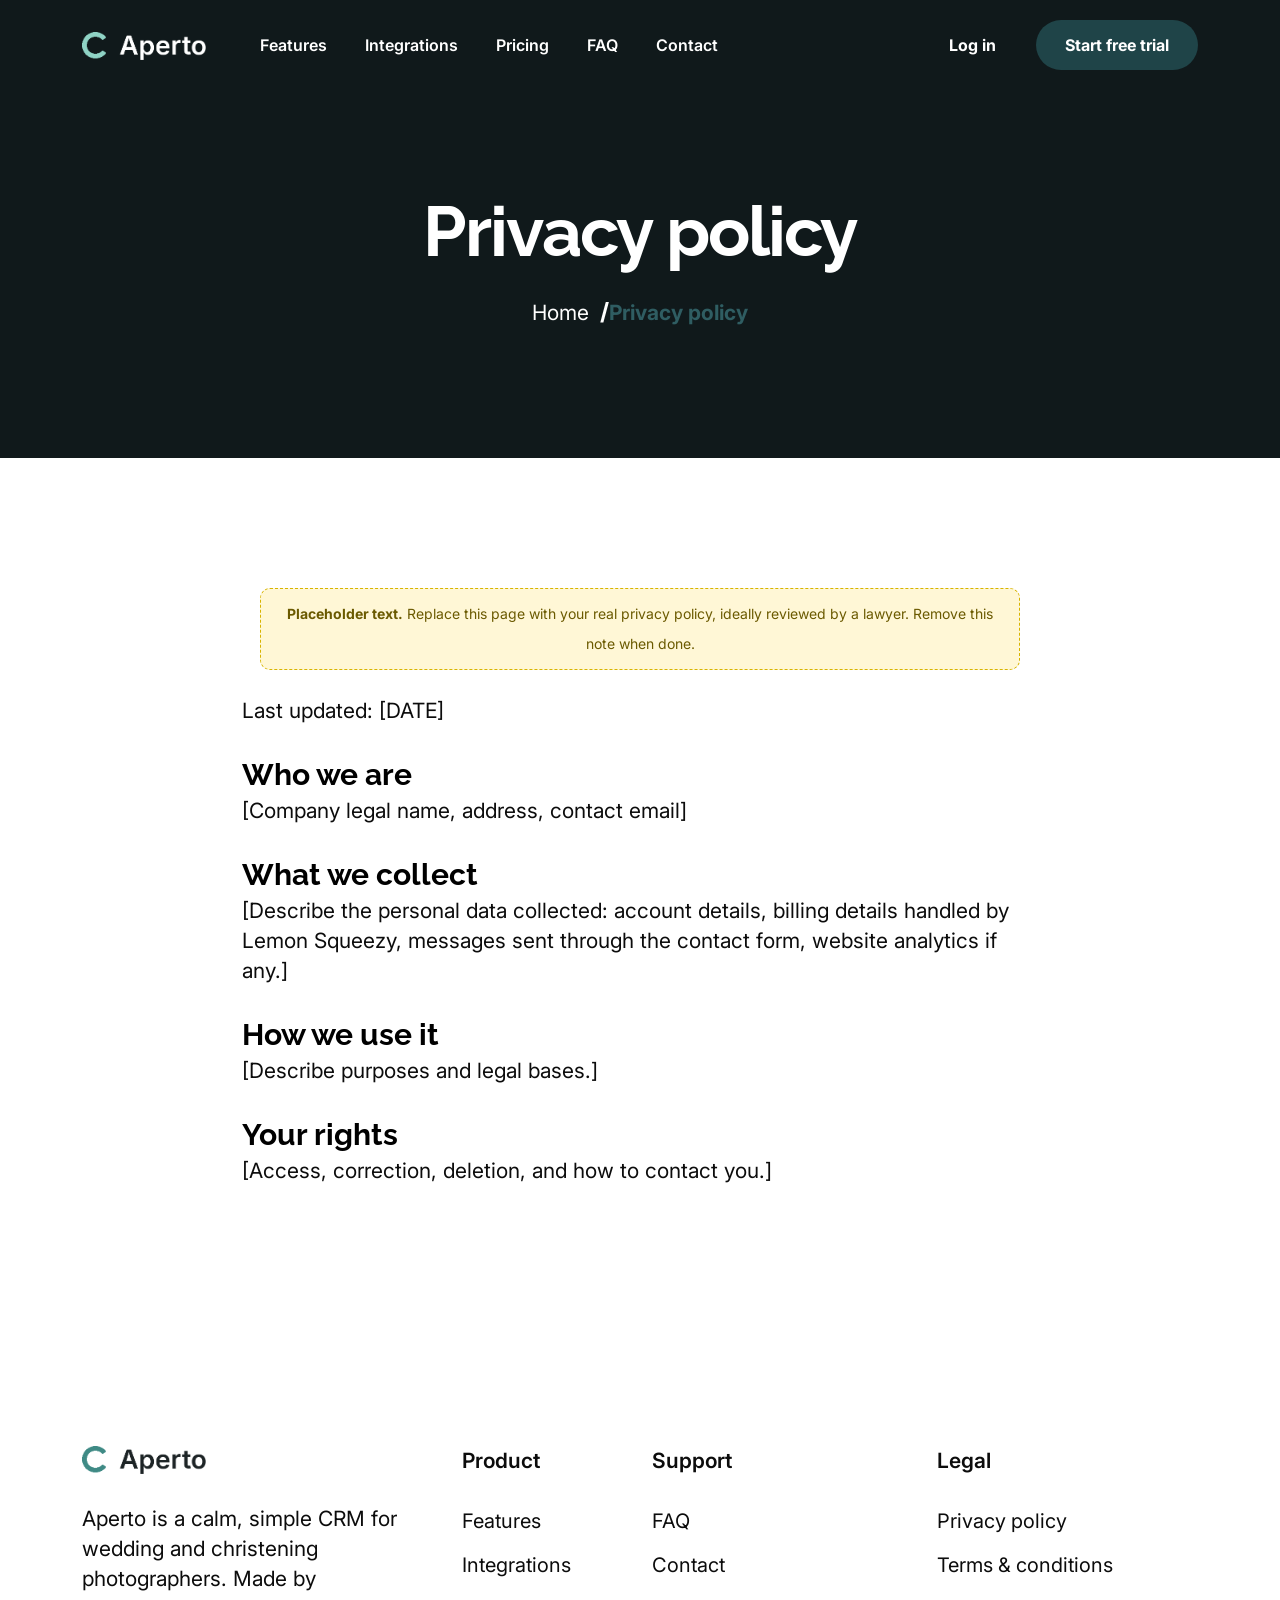
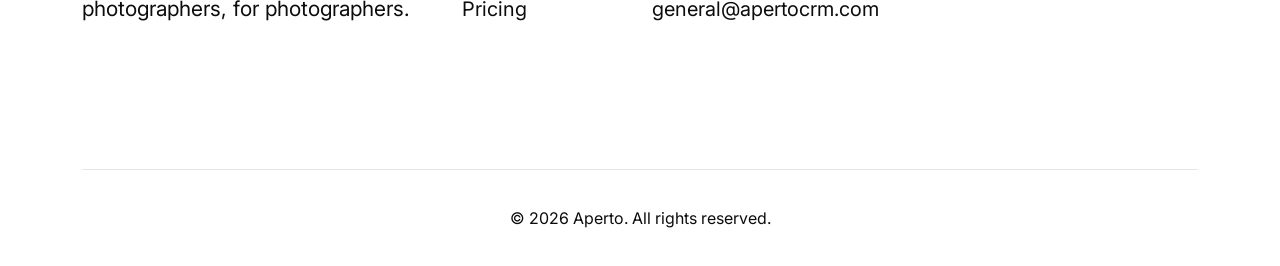
<file: privacy.html>
<!DOCTYPE html>
<html lang="en">
<head>
  <meta charset="UTF-8">
  <meta http-equiv="X-UA-Compatible" content="IE=edge">
  <meta name="viewport" content="width=device-width, initial-scale=1.0">
  <title>Privacy policy | Aperto</title>
  <meta name="description" content="Privacy policy">
  <link rel="shortcut icon" href="assets/images/favicon.ico" type="image/x-icon">
  <link rel="icon" href="assets/images/favicon.ico" type="image/x-icon">
  <link href="https://fonts.googleapis.com/css2?family=Inter:wght@400;600&family=Raleway:wght@600;700&display=swap" rel="stylesheet">
  <link rel="stylesheet" href="assets/css/bootstrap.min.css">
  <link rel="stylesheet" href="assets/css/magnific-popup.css">
  <link rel="stylesheet" href="assets/css/slick.css">
  <link rel="stylesheet" href="assets/css/animate.css">
  <link rel="stylesheet" href="assets/css/fontawesome.css">
  <link rel="stylesheet" href="assets/css/main.css">
  <link rel="stylesheet" href="assets/css/app.min.css">
  <link rel="stylesheet" href="assets/css/aperto.css">
</head>
<body class="light">
  <div class="zubuz-preloader-wrap"><div class="zubuz-preloader"><div></div><div></div><div></div><div></div></div></div>

  <header class="site-header zubuz-header-section dark-bg white-menu" id="sticky-menu">
    <div class="container">
      <nav class="navbar site-navbar">
        <div class="brand-logo">
          <a href="index.html"><img src="assets/images/logo/logo-white.png" alt="Aperto" class="light-version-logo" style="width:124px"></a>
        </div>
        <div class="menu-block-wrapper">
          <div class="menu-overlay"></div>
          <nav class="menu-block" id="append-menu-header">
            <div class="mobile-menu-head">
              <div class="go-back"><i class="fa fa-angle-left"></i></div>
              <div class="current-menu-title"></div>
              <div class="mobile-menu-close">&times;</div>
            </div>
            <ul class="site-menu-main">
              <li class="nav-item"><a href="index.html#features" class="nav-link-item">Features</a></li>
              <li class="nav-item"><a href="integrations.html" class="nav-link-item">Integrations</a></li>
              <li class="nav-item"><a href="pricing.html" class="nav-link-item">Pricing</a></li>
              <li class="nav-item"><a href="faq.html" class="nav-link-item">FAQ</a></li>
              <li class="nav-item"><a href="contact-us.html" class="nav-link-item">Contact</a></li>
            </ul>
          </nav>
        </div>
        <div class="header-btn header-btn-l1 ms-auto d-none d-xs-inline-flex">
          <div class="zubuz-header-btn-wrap"><a class="zubuz-login-btn" href="https://app.apertocrm.com/crm/">Log in</a></div>
          <a class="zubuz-default-btn zubuz-header-btn pill" href="pricing.html"><span>Start free trial</span></a>
        </div>
        <div class="mobile-menu-trigger light"><span></span></div>
      </nav>
    </div>
  </header>

  <div class="zubuz-breadcrumb">
    <div class="container">
      <h1 class="post__title">Privacy policy</h1>
      <nav class="breadcrumbs"><ul><li><a href="index.html">Home</a></li><li aria-current="page"> Privacy policy</li></ul></nav>
    </div>
  </div>

  <div class="section zubuz-section-padding2">
    <div class="container" style="max-width:820px">
      <div class="ap-todo"><strong>Placeholder text.</strong> Replace this page with your real privacy policy, ideally reviewed by a lawyer. Remove this note when done.</div>
      <p>Last updated: [DATE]</p>
      <h3 style="margin-top:28px">Who we are</h3><p>[Company legal name, address, contact email]</p><h3 style="margin-top:28px">What we collect</h3><p>[Describe the personal data collected: account details, billing details handled by Lemon Squeezy, messages sent through the contact form, website analytics if any.]</p><h3 style="margin-top:28px">How we use it</h3><p>[Describe purposes and legal bases.]</p><h3 style="margin-top:28px">Your rights</h3><p>[Access, correction, deletion, and how to contact you.]</p>
    </div>
  </div>

  <footer class="zubuz-footer-section">
    <div class="container">
      <div class="zubuz-footer-top">
        <div class="row">
          <div class="col-xl-4 col-lg-12">
            <div class="zubuz-footer-textarea">
              <a href="index.html"><img src="assets/images/logo/logo-dark.png" alt="Aperto" style="width:124px"></a>
              <p>Aperto is a calm, simple CRM for wedding and christening photographers. Made by photographers, for photographers.</p>
            </div>
          </div>
          <div class="col-xl-2 col-md-4">
            <div class="zubuz-footer-menu">
              <div class="zubuz-footer-title"><p>Product</p></div>
              <ul>
                <li><a href="index.html#features">Features</a></li>
                <li><a href="integrations.html">Integrations</a></li>
                <li><a href="pricing.html">Pricing</a></li>
              </ul>
            </div>
          </div>
          <div class="col-xl-3 col-md-4">
            <div class="zubuz-footer-menu">
              <div class="zubuz-footer-title"><p>Support</p></div>
              <ul>
                <li><a href="faq.html">FAQ</a></li>
                <li><a href="contact-us.html">Contact</a></li>
                <li><a href="mailto:general@apertocrm.com">general@apertocrm.com</a></li>
              </ul>
            </div>
          </div>
          <div class="col-xl-3 col-md-4">
            <div class="zubuz-footer-menu">
              <div class="zubuz-footer-title"><p>Legal</p></div>
              <ul>
                <li><a href="privacy.html">Privacy policy</a></li>
                <li><a href="terms.html">Terms &amp; conditions</a></li>
              </ul>
            </div>
          </div>
        </div>
      </div>
      <div class="zubuz-footer-bottom center">
        <div class="zubuz-copywright"><p>&copy; 2026 Aperto. All rights reserved.</p></div>
      </div>
    </div>
  </footer>

  <script src="assets/js/jquery-3.6.0.min.js"></script>
  <script src="assets/js/bootstrap.bundle.min.js"></script>
  <script src="assets/js/menu/menu.js"></script>
  <script src="assets/js/isotope.pkgd.min.js"></script>
  <script src="assets/js/jquery.magnific-popup.min.js"></script>
  <script src="assets/js/slick.js"></script>
  <script src="assets/js/countdown.js"></script>
  <script src="assets/js/wow.min.js"></script>
  <script src="assets/js/faq.js"></script>
  <script src="assets/js/app.js"></script>
</body>
</html>
</file>
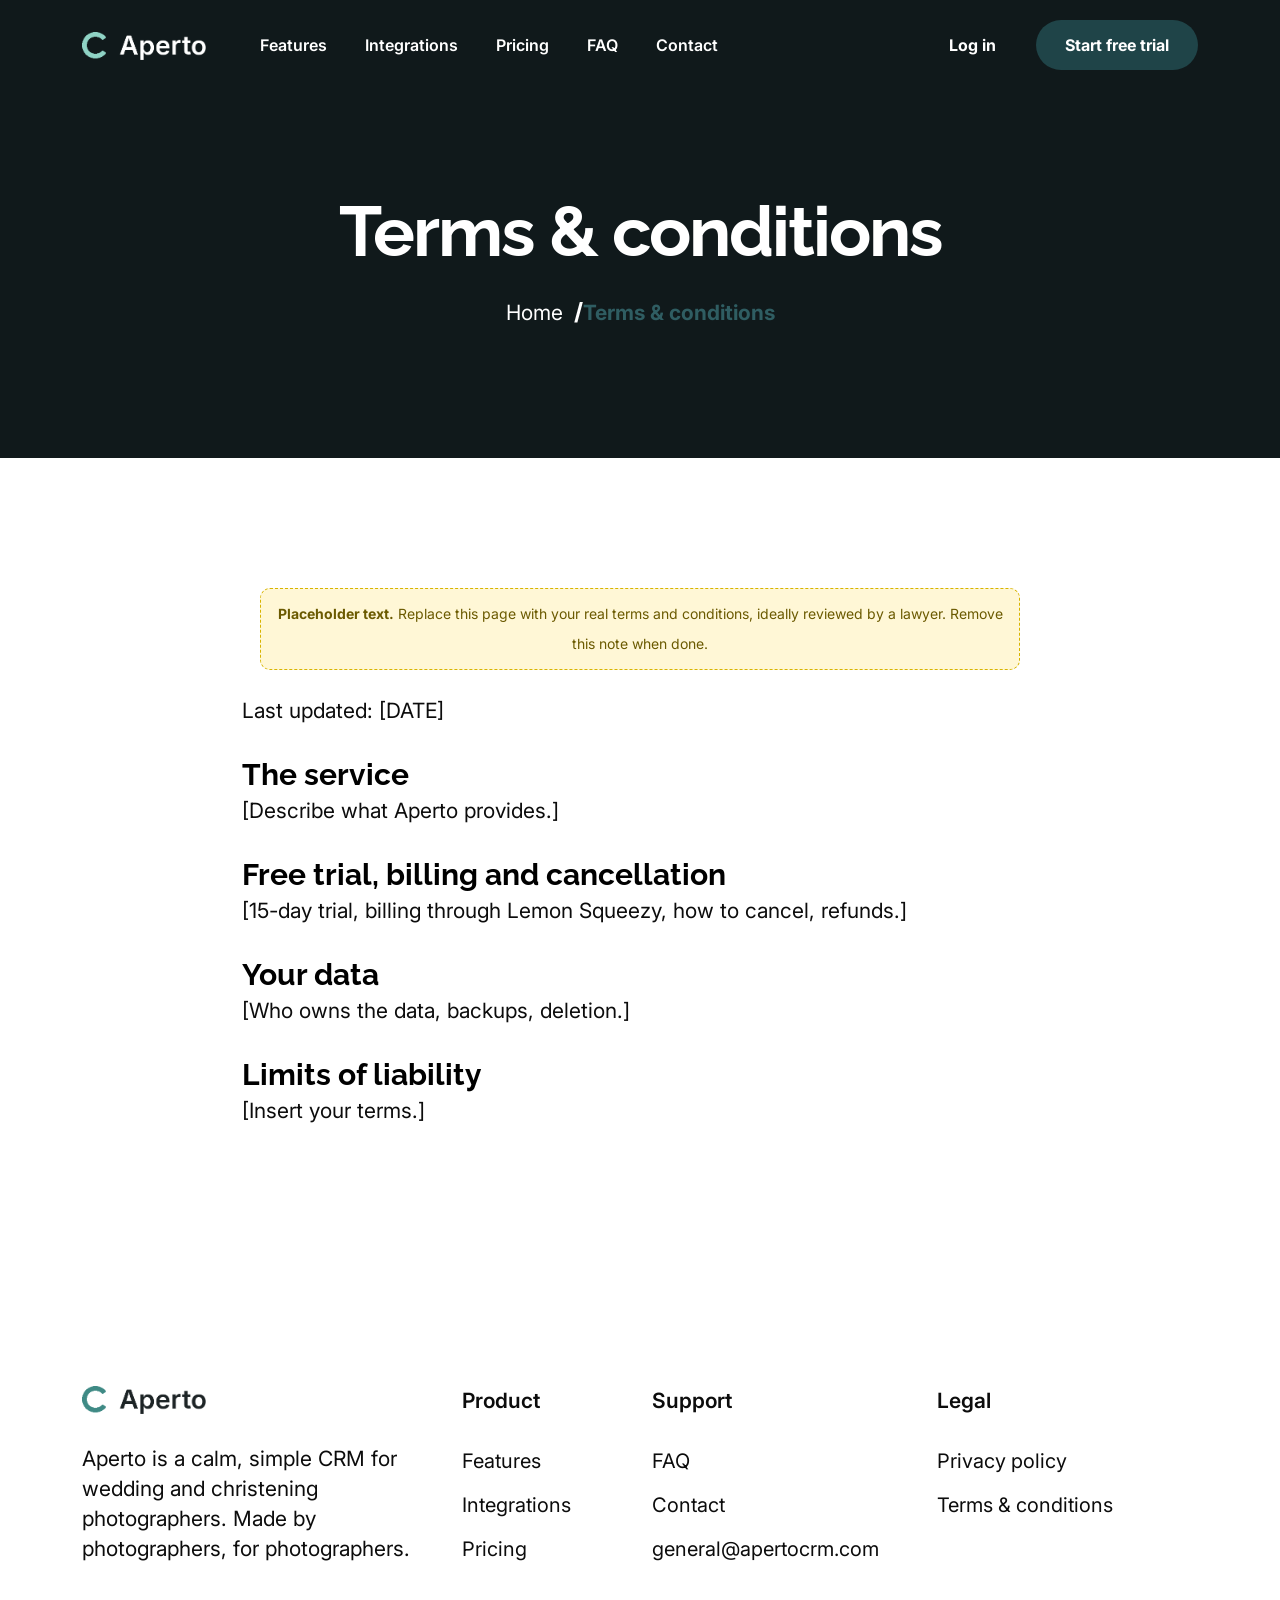
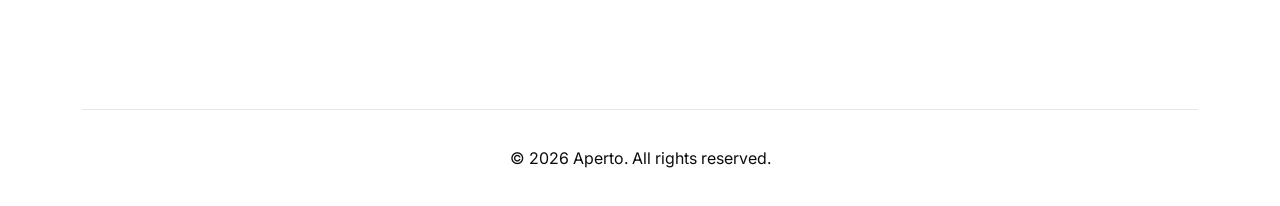
<file: terms.html>
<!DOCTYPE html>
<html lang="en">
<head>
  <meta charset="UTF-8">
  <meta http-equiv="X-UA-Compatible" content="IE=edge">
  <meta name="viewport" content="width=device-width, initial-scale=1.0">
  <title>Terms & conditions | Aperto</title>
  <meta name="description" content="Terms & conditions">
  <link rel="shortcut icon" href="assets/images/favicon.ico" type="image/x-icon">
  <link rel="icon" href="assets/images/favicon.ico" type="image/x-icon">
  <link href="https://fonts.googleapis.com/css2?family=Inter:wght@400;600&family=Raleway:wght@600;700&display=swap" rel="stylesheet">
  <link rel="stylesheet" href="assets/css/bootstrap.min.css">
  <link rel="stylesheet" href="assets/css/magnific-popup.css">
  <link rel="stylesheet" href="assets/css/slick.css">
  <link rel="stylesheet" href="assets/css/animate.css">
  <link rel="stylesheet" href="assets/css/fontawesome.css">
  <link rel="stylesheet" href="assets/css/main.css">
  <link rel="stylesheet" href="assets/css/app.min.css">
  <link rel="stylesheet" href="assets/css/aperto.css">
</head>
<body class="light">
  <div class="zubuz-preloader-wrap"><div class="zubuz-preloader"><div></div><div></div><div></div><div></div></div></div>

  <header class="site-header zubuz-header-section dark-bg white-menu" id="sticky-menu">
    <div class="container">
      <nav class="navbar site-navbar">
        <div class="brand-logo">
          <a href="index.html"><img src="assets/images/logo/logo-white.png" alt="Aperto" class="light-version-logo" style="width:124px"></a>
        </div>
        <div class="menu-block-wrapper">
          <div class="menu-overlay"></div>
          <nav class="menu-block" id="append-menu-header">
            <div class="mobile-menu-head">
              <div class="go-back"><i class="fa fa-angle-left"></i></div>
              <div class="current-menu-title"></div>
              <div class="mobile-menu-close">&times;</div>
            </div>
            <ul class="site-menu-main">
              <li class="nav-item"><a href="index.html#features" class="nav-link-item">Features</a></li>
              <li class="nav-item"><a href="integrations.html" class="nav-link-item">Integrations</a></li>
              <li class="nav-item"><a href="pricing.html" class="nav-link-item">Pricing</a></li>
              <li class="nav-item"><a href="faq.html" class="nav-link-item">FAQ</a></li>
              <li class="nav-item"><a href="contact-us.html" class="nav-link-item">Contact</a></li>
            </ul>
          </nav>
        </div>
        <div class="header-btn header-btn-l1 ms-auto d-none d-xs-inline-flex">
          <div class="zubuz-header-btn-wrap"><a class="zubuz-login-btn" href="https://app.apertocrm.com/crm/">Log in</a></div>
          <a class="zubuz-default-btn zubuz-header-btn pill" href="pricing.html"><span>Start free trial</span></a>
        </div>
        <div class="mobile-menu-trigger light"><span></span></div>
      </nav>
    </div>
  </header>

  <div class="zubuz-breadcrumb">
    <div class="container">
      <h1 class="post__title">Terms & conditions</h1>
      <nav class="breadcrumbs"><ul><li><a href="index.html">Home</a></li><li aria-current="page"> Terms & conditions</li></ul></nav>
    </div>
  </div>

  <div class="section zubuz-section-padding2">
    <div class="container" style="max-width:820px">
      <div class="ap-todo"><strong>Placeholder text.</strong> Replace this page with your real terms and conditions, ideally reviewed by a lawyer. Remove this note when done.</div>
      <p>Last updated: [DATE]</p>
      <h3 style="margin-top:28px">The service</h3><p>[Describe what Aperto provides.]</p><h3 style="margin-top:28px">Free trial, billing and cancellation</h3><p>[15-day trial, billing through Lemon Squeezy, how to cancel, refunds.]</p><h3 style="margin-top:28px">Your data</h3><p>[Who owns the data, backups, deletion.]</p><h3 style="margin-top:28px">Limits of liability</h3><p>[Insert your terms.]</p>
    </div>
  </div>

  <footer class="zubuz-footer-section">
    <div class="container">
      <div class="zubuz-footer-top">
        <div class="row">
          <div class="col-xl-4 col-lg-12">
            <div class="zubuz-footer-textarea">
              <a href="index.html"><img src="assets/images/logo/logo-dark.png" alt="Aperto" style="width:124px"></a>
              <p>Aperto is a calm, simple CRM for wedding and christening photographers. Made by photographers, for photographers.</p>
            </div>
          </div>
          <div class="col-xl-2 col-md-4">
            <div class="zubuz-footer-menu">
              <div class="zubuz-footer-title"><p>Product</p></div>
              <ul>
                <li><a href="index.html#features">Features</a></li>
                <li><a href="integrations.html">Integrations</a></li>
                <li><a href="pricing.html">Pricing</a></li>
              </ul>
            </div>
          </div>
          <div class="col-xl-3 col-md-4">
            <div class="zubuz-footer-menu">
              <div class="zubuz-footer-title"><p>Support</p></div>
              <ul>
                <li><a href="faq.html">FAQ</a></li>
                <li><a href="contact-us.html">Contact</a></li>
                <li><a href="mailto:general@apertocrm.com">general@apertocrm.com</a></li>
              </ul>
            </div>
          </div>
          <div class="col-xl-3 col-md-4">
            <div class="zubuz-footer-menu">
              <div class="zubuz-footer-title"><p>Legal</p></div>
              <ul>
                <li><a href="privacy.html">Privacy policy</a></li>
                <li><a href="terms.html">Terms &amp; conditions</a></li>
              </ul>
            </div>
          </div>
        </div>
      </div>
      <div class="zubuz-footer-bottom center">
        <div class="zubuz-copywright"><p>&copy; 2026 Aperto. All rights reserved.</p></div>
      </div>
    </div>
  </footer>

  <script src="assets/js/jquery-3.6.0.min.js"></script>
  <script src="assets/js/bootstrap.bundle.min.js"></script>
  <script src="assets/js/menu/menu.js"></script>
  <script src="assets/js/isotope.pkgd.min.js"></script>
  <script src="assets/js/jquery.magnific-popup.min.js"></script>
  <script src="assets/js/slick.js"></script>
  <script src="assets/js/countdown.js"></script>
  <script src="assets/js/wow.min.js"></script>
  <script src="assets/js/faq.js"></script>
  <script src="assets/js/app.js"></script>
</body>
</html>
</file>
<file: assets/css/main.css>
/*Header Css StaRT*/
.site-navbar {
  display: flex;
  position: relative;
  flex-wrap: wrap;
  align-items: center;
  justify-content: space-between;
  padding-top: 0px;
}
.brand-logo, 
.default-logo, 
.responsive-logo {
    max-width: 128px;
    transition: all 0.4s;
    position: relative;
    margin-right: 35px;
}
@media (min-width: 576px) {
  .site-navbar {
    padding-top: 0px;
  }
}

@media (min-width: 992px) {
  .site-navbar {
    flex-flow: row nowrap;
    justify-content: flex-start;
  }
}

.site-navbar .menu-block-wrapper {
  flex-grow: 1;
  align-items: center;
}


@media (min-width: 992px) {
  .site-navbar .menu-block-wrapper {
    display: flex !important;
    flex-basis: auto;
  }
  
}

.site-header--absolute {
  position: absolute;
  top: 0;
  left: 0;
  width: 100%;
  z-index: 999;
}

.site-header--sticky:not(.mobile-sticky-enable) {
  position: absolute !important;
  top: 0;
  right: 0;
  width: 100%;
  z-index: 999;
}

@media (min-width: 992px) {
  .site-header--sticky:not(.mobile-sticky-enable) {
    /*position: fixed !important;*/
    transition: .4s;
  }
  .site-header--sticky:not(.mobile-sticky-enable).scrolling {
    transform: translateY(-100%);
    transition: .4s;
  }
  .site-header--sticky:not(.mobile-sticky-enable).reveal-header {
    transform: translateY(0%);
    box-shadow: 0 12px 34px -11px rgba(65, 62, 101, 0.1);
    z-index: 1000;
  }
}

.site-header--sticky.mobile-sticky-enable {
  top: 0;
  right: 0;
  width: 100%;
  z-index: 999;
  position: fixed !important;
  transition: .4s;
}

.site-header--sticky.mobile-sticky-enable.scrolling {
  transform: translateY(-100%);
  transition: .4s;
}

.site-header--sticky.mobile-sticky-enable.reveal-header {
  transform: translateY(0%);
  box-shadow: 0 12px 34px -11px rgba(65, 62, 101, 0.1);
  z-index: 9999;
}

.site-header--menu-center .container {
  position: relative;
}

.site-header--menu-center .menu-block-wrapper {
  position: static;
}

@media (min-width: 992px) {
  .site-header--menu-center .menu-block {
    margin-left: auto;
    margin-right: auto;
  }
}

@media (min-width: 992px) {
  .site-header--menu-left .container-fluid .sub-menu.megamenu {
    left: 0%;
    transform: translateX(0%) translateY(10px);
  }
}

@media (min-width: 992px) {
  .site-header--menu-left .container-fluid .nav-item.has-megamenu:hover > .sub-menu {
    transform: translateX(0%) translateY(-10px);
    left: 0%;
    margin-left: 20px;
  }
}

.site-header--menu-left .menu-block .site-menu-main {
  justify-content: flex-start;
  padding-left: 15px;
}

@media (min-width: 1200px) {
  .site-header--menu-left .menu-block {
    width: 100%;
  }
}

.site-header--menu-right .menu-block-wrapper {
  position: static;
}

.site-header--menu-right .menu-block {
  margin-left: auto;
}

@media (min-width: 992px) {
  .site-header > .container-fluid .sub-menu.megamenu {
    left: 50%;
    transform: translateX(-50%) translateY(10px);
  }
}

@media (min-width: 992px) {
  .site-header > .container-fluid .nav-item.has-megamenu:hover > .sub-menu {
    transform: translateX(-50%) translateY(-10px);
    left: 50%;
  }
}

@media (min-width: 768px) {
  .container-fluid .site-navbar {
    padding-left: 10px;
    padding-right: 10px;
  }
}

@media (min-width: 992px) {
.container-fluid .site-navbar {
    padding-left: 48px;
    padding-right: 48px;
   
}
}

@media (min-width: 480px) {
  .header-btns {
    margin-right: 15px;
  }
}

@media (min-width: 992px) {
  .header-btns {
    margin-right: 0;
  }
}

.top-contact-menu-wraper .header-btn {
  order: 3;
}

.top-contact-menu-wraper .mobile-menu-trigger {
  order: 4;
}

@media (min-width: 992px) {
  .top-contact-menu-wraper .nav-link-item {
    color: #fff !important;
  }
  .top-contact-menu-wraper .site-menu-main .nav-link-item {
    padding-top: 19px !important;
    padding-bottom: 19px !important;
  }
  .top-contact-menu-wraper .navbar {
    flex-wrap: wrap;
    padding: 30px 0px 0px 0px;
  }
  .top-contact-menu-wraper .brand-logo {
    min-width: 50%;
    order: 1;
    padding-bottom: 30px;
  }
  .top-contact-menu-wraper .header-btn {
    order: 4;
  }
  .top-contact-menu-wraper .menu-block-wrapper {
    min-width: calc(100% - 256px);
    order: 3;
    background: #1D263A;
    border-radius: 0px 0px 0px 5px;
  }
  .top-contact-menu-wraper .top-contact-block {
    order: 2;
    min-width: 50%;
    display: flex !important;
    justify-content: flex-end;
    padding-bottom: 8px;
  }
  .top-contact-menu-wraper .menu-block {
    margin-left: initial;
  }
}

.top-contact-block ul {
  display: flex;
  align-items: center;
}

.top-contact-block ul li {
  display: inline-flex;
  align-items: center;
}

.top-contact-block span {
  height: 30px;
  width: 1px;
  background: rgba(29, 36, 58, 0.12);
  margin: 0px 35px;
}

.top-contact-block img {
  margin-right: 12px;
}

.top-contact-block a {
  display: flex;
  align-items: center;
  font-weight: 600;
  font-size: 17px;
  line-height: 30px;
  color: #1D263A;
}

@media (min-width: 992px) {
  .row-lg {
    display: flex;
  }
}

@-webkit-keyframes slideLeft {
  0% {
    opacity: 0;
    transform: translateX(100%);
  }
  100% {
    opacity: 1;
    transform: translateX(0%);
  }
}

@keyframes slideLeft {
  0% {
    opacity: 0;
    transform: translateX(100%);
  }
  100% {
    opacity: 1;
    transform: translateX(0%);
  }
}

@-webkit-keyframes slideRight {
  0% {
    opacity: 1;
    transform: translateX(0%);
  }
  100% {
    opacity: 0;
    transform: translateX(100%);
  }
}

@keyframes slideRight {
  0% {
    opacity: 1;
    transform: translateX(0%);
  }
  100% {
    opacity: 0;
    transform: translateX(100%);
  }
}

.site-menu-main {
  margin-bottom: 0;
  padding-left: 0;
}

@media (min-width: 992px) {
  .site-menu-main {
    display: flex;
    margin-bottom: 0;
    padding-left: 0;
  }
}

.site-menu-main li {
  list-style: none;
}

.site-menu-main ul {
  list-style: none;
  margin-left: 0;
}

.site-menu-main a {
  text-decoration: none;
}

.navbar {
  padding-top: 0;
  padding-bottom: 0;
}

@media (min-width: 992px) {
  .navbar {
    padding-top: 0;
    padding-bottom: 0;
  }
}

.site-menu-main .nav-item {
  display: inherit;
}

.site-menu-main .nav-link-item {
  color: #000;
  font-size: 16px;
  font-weight: 600;
  font-style: normal;
  letter-spacing: normal;
  position: relative;
}
.white-menu .site-menu-main .nav-link-item, 
.white-menu .zubuz-login-btn {
  color: var(--white-color);
}


@media (min-width: 992px) {
  .site-menu-main .nav-link-item {
    padding-top: 15px !important;
    padding-bottom: 15px !important;
    padding-left: 19px !important;
    padding-right: 19px !important;
  }
}

.dark-mode-texts .nav-link-item {
  color: #fff;
}

.site-menu-main .sub-menu {
    z-index: 500;
    background-color: #fff;
    box-shadow: -2px 2px 70px -25px rgb(0 0 0 / 30%);
    position: absolute;
    left: 0;
    top: 61px;
    margin: 0;
    padding: 12px 0;
    transition: .4s;
    z-index: 4;
    transform: translatey(20px);
    opacity: 0;
    visibility: hidden;
    min-width: 205px;
    border-radius: 6px;
}
.site-menu-main .sub-menu:before {
    content: '';
    width: 15px;
    height: 15px;
    background-color: #fff;
    position: absolute;
    top: 0;
    left: 22px;
    transform: rotate(
45deg
) translatey(-11px);
    z-index: 8;
}
.sub-menu.megamenu:before{
  content: none;
}
.site-menu-main .sub-menu.shape-none:before{
  content: none;
}

/*@media (min-width: 992px) {
  .site-menu-main .sub-menu {
    min-width: 235px;
    max-width: 235px;
  }
}*/

@media (min-width: 992px) {
  .site-menu-main .sub-menu .sub-menu {
    top: 0 !important;
    left: 100%;
  }
}

.site-menu-main .sub-menu--item {
    font-size: 15px;
    font-weight: 600;
}

@media (max-width: 992px) {
  .site-menu-main .sub-menu--item {
    padding-top: 10px;
    padding-bottom: 10px;
    border-bottom: 1px solid rgba(0, 0, 0, 0.1);
  }
}

@media (min-width: 992px) {
  .site-menu-main .sub-menu--item {
    color: #000;
  }
}

.site-menu-main .sub-menu--item > a {
  color: inherit;
  padding: 4px 20px;
  font-weight: 700;
  color: #000;
  position: relative;
}
.site-menu-main .sub-menu--item > a .menu-item-text {
  position: relative;
  transition: all 0.3s ease;
}
.site-menu-main .sub-menu--item > a .menu-item-text::after{
  content: "";
  position: absolute;
  bottom: 0;
  left: auto;
  right: 0;
  height: 2px;
  width: 0;
  background-color: #202030;
  transition: all 0.3s ease;
}
.site-menu-main .sub-menu--item > a:hover .menu-item-text::after {
  left: 0;
  right: auto;
  width: 100%;
}

@media (min-width: 992px) {
  .site-menu-main .sub-menu--item > a {
    transition: .4s;
  }
}

/* .site-menu-main .sub-menu--item:hover > a {
  color: var(--accent-color);
} */

@media (min-width: 992px) {
  .site-menu-main .sub-menu.megamenu {
    background-color: #fff;
  }
}

.site-menu-main .sub-menu.megamenu .dropdown-image-block {
  max-height: 336px;
}

@media (min-width: 320px) and (max-width: 992px) {
  .site-menu-main .sub-menu.megamenu {
    border: 0;
  }
}

@media (min-width: 992px) {
  .site-menu-main .sub-menu.megamenu {
    padding: 30px;
    min-width: 925px;
    left: 50%;
    transform: translateX(-50%) translateY(10px);
    will-change: transform;
    top: 100%;
    box-shadow: 0 42px 54px rgba(0, 0, 0, 0.09);
    border: 1px solid #e7e9ed;
    border-radius: 8px;
    visibility: hidden;
    z-index: -99;
    opacity: 0;
    pointer-events: none;
  }
  /* .site-menu-main .sub-menu.megamenu.megadropdown-center {
    transform: translateX(-50%) translateY(-10px);
  } */
  /* .site-menu-main .sub-menu.megamenu.megadropdown-right {
    right: 0%;
    transform: translateX(0%) translateY(10px);
  } */
  /* .site-menu-main .sub-menu.megamenu.megadropdown-left {
    left: 0%;
    transform: translateX(0%) translateY(10px);
  } */
}

@media (min-width: 1200px) {
  .site-menu-main .sub-menu.megamenu {
    min-width: 1100px;
  }
}

@media (min-width: 1366px) {
  .site-menu-main .sub-menu.megamenu {
    min-width: 900px;
  }
}

.site-menu-main .sub-menu.megamenu .single-dropdown-block .mega-drop-menu-item {
  padding-top: 8px;
  padding-bottom: 8px;
  display: block;
}

.site-menu-main .sub-menu.megamenu .mega-drop-menu-item {
  padding-top: 2.5px;
  padding-bottom: 2.5px;
  font-size: 15px;
  font-weight: 600;
  transition: .4s;
  color: #000;
}

@media (min-width: 320px) and (max-width: 992px) {
  .site-menu-main .sub-menu.megamenu .mega-drop-menu-item {
    color: var(--color-headings);
    border-top: 1px solid var(--border-color-3);
    padding-left: 20px;
    padding-bottom: 13px;
    padding-top: 13px;
  }
}

@media (min-width: 992px) {
  .site-menu-main .sub-menu.megamenu .mega-drop-menu-item {
    padding-left: 0px;
    padding-right: 10px;
  }
  .site-menu-main .sub-menu.megamenu .mega-drop-menu-item:hover {
    color: #FFC947 !important;
  }
}

@media (min-width: 320px) and (max-width: 992px) {
  .site-menu-main .sub-menu.megamenu [class*="col-"] {
    padding-left: 0;
    padding-right: 0;
  }
  .site-menu-main .sub-menu.megamenu [class*="row-"] {
    margin-left: 0;
    margin-right: 0;
  }
}

@media (min-width: 992px) {
  li.nav-item-has-children:not(.has-megamenu) {
    position: relative;
  }
}

@media (min-width: 992px) {
  li.nav-item-has-children:hover > .sub-menu {
    margin-top: 5px;
    visibility: visible;
    opacity: 1;
    z-index: 99;
    pointer-events: visible;
    border-radius: 6px;
    transform: translateY(0);
  }
}

.site-menu-main > li .sub-menu > ul > li > a {
  display: inline-block;
  padding: 10px 0;
  font-size: 15px;
  color: #555;
  transition: color 0.3s ease;
  text-decoration: none;
  text-transform: capitalize;
}

.site-menu-main > li .sub-menu.mega-menu {
  left: 50%;
  transform: translateX(-50%);
}

.mobile-menu-head,
.mobile-menu-trigger {
  display: none;
}

/*responsive*/
@media (max-width: 991px) {
  .site-header .mobile-menu-trigger {
    display: flex;
    height: 30px;
    width: 30px;
    margin-left: 40px;
    cursor: pointer;
    align-items: center;
    justify-content: center;
  }
  .site-header .mobile-menu-trigger span {
    display: block;
    height: 2px;
    background-color: var(--heading-color);
    width: 24px;
    position: relative;
  }
  .site-header.white-menu .mobile-menu-trigger span {
    background-color: var(--white-color);
  }
  .reveal-header .mobile-menu-trigger span {
    background-color: var(--heading-color) !important;
  }
  .site-header .mobile-menu-trigger span:before,
  .site-header .mobile-menu-trigger span:after {
    content: '';
    position: absolute;
    left: 0;
    width: 100%;
    height: 100%;
    background-color: var(--heading-color);
  }
  .site-header.white-menu .mobile-menu-trigger span:before,
  .site-header.white-menu .mobile-menu-trigger span:after {
    background-color: var(--white-color);
  }
  .reveal-header .mobile-menu-trigger span:before,
  .reveal-header .mobile-menu-trigger span:after {
    background-color: var(--heading-color) !important;
  }
  .dark-mode-texts .mobile-menu-trigger span {
    background-color: var(--heading-color);
  }
  .dark-mode-texts .mobile-menu-trigger span:before,
  .dark-mode-texts .mobile-menu-trigger span:after {
    background-color: var(--heading-color);
  }
  .site-header .mobile-menu-trigger span:before {
    top: -8px;
  }
  .site-header .mobile-menu-trigger span:after {
    top: 8px;
  }
  .site-header .item-right {
    align-items: center;
  }
  .site-header .menu-block {
    position: fixed;
    width: 320px;
    background-color: #ffffff;
    left: 0;
    top: 0;
    height: 100%;
    overflow: hidden;
    transform: translate(-100%);
    transition: all 0.5s ease;
    z-index: 1099;
  }
  .site-header .menu-block.active {
    transform: translate(0%);
  }
  .site-menu-main > li {
    line-height: 1;
    margin: 0;
    display: block;
  }
  .site-menu-main > li > a {
    line-height: 50px;
    height: 50px;
    padding: 0 50px 0 15px;
    display: block;
    border-bottom: 1px solid rgba(0, 0, 0, 0.1);
  }
  .site-menu-main > li > a i {
    position: absolute;
    height: 50px;
    width: 50px;
    top: 0;
    right: 0;
    text-align: center;
    line-height: 50px;
    transform: rotate(-90deg);
  }
  .site-header .menu-block .mobile-menu-head {
    display: flex;
    height: 50px;
    border-bottom: 1px solid rgba(0, 0, 0, 0.1);
    justify-content: space-between;
    align-items: center;
    position: relative;
    z-index: 501;
    position: -webkit-sticky;
    position: sticky;
    background-color: #ffffff;
    top: 0;
  }
  .site-header .menu-block .mobile-menu-head .go-back {
    height: 50px;
    width: 50px;
    border-right: 1px solid rgba(0, 0, 0, 0.1);
    cursor: pointer;
    line-height: 50px;
    text-align: center;
    color: #000000;
    font-size: 16px;
    display: none;
  }
  .site-header .menu-block .mobile-menu-head.active .go-back {
    display: block;
  }
  .site-header .menu-block .mobile-menu-head .current-menu-title {
    font-size: 15px;
    font-weight: 500;
    color: #000000;
    visibility: hidden;
    text-transform: capitalize;
  }
  .site-header .menu-block .mobile-menu-head.active .current-menu-title {
    visibility: visible;
  }
  .site-header .menu-block .mobile-menu-head .mobile-menu-close {
    height: 50px;
    width: 50px;
    border-left: 1px solid rgba(0, 0, 0, 0.1);
    cursor: pointer;
    line-height: 50px;
    text-align: center;
    color: #000000;
    font-size: 25px;
  }
  .site-header .menu-block .site-menu-main {
    height: 100%;
    overflow-x: hidden;
    overflow-y: auto;
  }
  .site-menu-main > li .sub-menu.mega-menu,
  .site-menu-main > li .sub-menu {
    visibility: visible;
    opacity: 1;
    position: absolute;
    box-shadow: none;
    margin: 0;
    padding: 15px 0;
    top: 0;
    left: 0;
    width: 100%;
    height: 100%;
    padding-top: 50px;
    max-width: none;
    min-width: auto;
    display: none;
    transform: translateX(0%);
    overflow-y: auto;
    overflow-x: hidden;
  }
  .site-menu-main > li .sub-menu.active {
    display: block;
  }
  .site-menu-main > li .sub-menu > ul > li > a,
  .site-menu-main > li .sub-menu.mega-menu > .list-item > ul > li > a {
    display: block;
  }
  .site-menu-main > li .sub-menu.mega-menu > .list-item > ul {
    margin-bottom: 15px;
  }
  .menu-overlay {
    position: fixed;
    background-color: rgba(0, 0, 0, 0.5);
    left: 0;
    top: 0;
    width: 100%;
    height: 100%;
    z-index: 1098;
    visibility: hidden;
    opacity: 0;
    transition: all 0.5s ease;
  }
  .menu-overlay.active {
    visibility: visible;
    opacity: 1;
  }
}

/*Custom Css for menu*/
@media (min-width: 992px) {
  .has-megamenu ul {
    margin-left: auto;
  }
  .site-menu-main a {
    display: flex;
    align-items: center;
  }
  .site-menu-main i {
    margin-left: 15px;
    font-size: 15px;
  }
}

@media (min-width: 1200px) {
  /* .site-header--menu-center .navbar {
    padding-top: 20px;
    padding-bottom: 20px;
  } */
  .site-header--menu-center .menu-block-wrapper {
    position: absolute !important;
    left: 50%;
    transform: translateX(-50%);
  }
}

.nav-item-has-children a {
    display: flex;
    justify-content: space-between;
    text-transform: capitalize;
}

.reveal-header {
  background: #0D152E !important;
}

.reveal-header .nav-link-item {
  color: #fff !important;
}

.reveal-header .btn {
  color: #fff !important;
}

.reveal-header .btn:hover {
  color: #fff !important;
}

.reveal-header .dark-version-logo {
  display: block !important;
}

.reveal-header .light-version-logo {
  display: none !important;
}

@media (min-width: 992px) {
  .reveal-header li.nav-item-has-children:hover > .sub-menu {
    top: 100%;
  }
  .reveal-header li.nav-item-has-children:hover > .megamenu {
    top: 112%;
  }
}

.menu-block.active .nav-link-item {
    color: #000!important;
}

@media (min-width: 480px) {
  .d-xs-inline-flex {
    display: inline-flex !important;
  }
}

ul.site-menu-main .nav-item i {
  transition: all 0.4s ease-in-out;
}

ul.site-menu-main .nav-item:hover i {
  transform: rotate(-180deg);
}

li.sub-menu--item.nav-item-has-children:hover i {
  transform: rotate(-180deg) !important;
}

li.sub-menu--item.nav-item-has-children i {
  transform: rotate(-90deg) !important;
  transition: all 0.4s ease-in-out;
}

.single-dropdown-block h3 {
  opacity: 0.5;
  color: #000;
  font-size: 13px;
  font-weight: 700;
  font-style: normal;
  letter-spacing: 1.1px;
  line-height: normal;
  text-align: left;
  text-transform: uppercase;
  margin-bottom: 25px;
  display: none;
}

@media (min-width: 992px) {
  .single-dropdown-block h3 {
    display: block;
  }
}

.landing-2-menu .navbar {
  border-bottom: 1px solid rgba(29, 36, 58, 0.12);
}

.btn {
  position: relative;
  z-index: 5;
  border-radius: 6px;
  border: 0;
  font-size: 16px;
  font-weight: 700;
  height: 40px;
  min-width: 130px;
  line-height: 28px;
  letter-spacing: -0.53px;
  padding: 15px;
  display: inline-flex;
  align-items: center;
  justify-content: center;
  transition: all .4s ease-in-out;
}


.log-in-btn{
    width: 160px;
    height: 50px;
    background: #FD4C5C;
    border-radius: 3px;
    display: inline-block;
    text-align: center;
    padding: 10px;
    color: #fff;
    font-weight: 600;
    transition: all 0.4s;
    margin-left: 30px;
    position: relative;
    overflow: hidden;
    z-index: 0;
}
.log-in-btn:after {
    content: "";
    background: #0F1A54;
    position: absolute;
    transition: all 0.3s ease-in;
    z-index: -1;
    height: 100%;
    left: -35%;
    top: 0;
    transform: skew( 
30deg
 );
    transition-duration: 0.4s;
    transform-origin: top left;
    width: 0;
}

a.log-in-btn:hover:after {
    height: 100%;
    width: 135%;
}

.log-in-btn.red-btn{
  color: #fff;
  background-color: #FD4C5C;
}

.log-in-btn.yellow-btn{
  color: #0F1A54;
  background-color: #FBC21D;
}
.log-in-btn.yellow-btn:hover{
  background-color: #fff;
}
</file>
<file: assets/css/aperto.css>
/* Aperto overrides: brand colours, small additions */
:root{--primary-color:#2f5d62;--secondary-color:#cfe8dd;--blue-bg:#1f4448;--dark-bg:#10191b}
.ap-todo{background:#fff7d6;border:1px dashed #d8b400;color:#6b5a00;border-radius:10px;padding:10px 16px;margin:0 auto 26px;max-width:760px;text-align:center;font-size:14px}
.ap-chips{display:flex;flex-wrap:wrap;gap:10px;justify-content:center;margin-top:26px}
.ap-chips span{background:#eef4f2;color:#2f5d62;border-radius:999px;padding:6px 14px;font-size:14px;font-weight:600}
.ap-shot img{border-radius:16px;box-shadow:0 30px 70px #10191b26,0 0 0 1px #0000000f}
.zubuz-hero-rating li{font-weight:600}
.ap-note{color:#6b7779;font-size:14px;text-align:center;margin-top:18px}
.zubuz-tools-item img{max-width:60px;max-height:60px;width:auto;height:auto}

.ap-tile{display:inline-flex;align-items:center;justify-content:center;width:56px;height:56px;border-radius:14px;color:#fff;font-weight:700;font-size:20px;font-family:Inter,sans-serif}
.zubuz-iconbox-icon .ap-tile{width:48px;height:48px;font-size:17px}
.ap-cat{margin:44px 0 20px;font-size:22px}
.zubuz-testimonial-slider-item h3{margin-bottom:14px}
</file>
<file: assets/css/app.min.css>
:root{--heading-color:#000;--body-color:#0C0C0C;--primary-color:#2332DD;--secondary-color:#ABFB4F;--white-color:#ffffff;--gray-color:#414141;--light-color:#E6E6E6;--dark-bg:#000000;--blue-bg:#0000FF;--light-bg:#FAFAFA;--white-bg:#fff}@media (min-width:1400px){.container,.container-lg,.container-md,.container-sm,.container-xl,.container-xxl{max-width:1296px}}:root{--fs-xl-20:20px;--fs-xl-lineheight:32px;--fs-lg-18:18px;--fs-lg-lineheight:28px;--fs-md-16:16px;--fs-md-lineheight:24px;--fs-xs-14:14px;--fs-xs-lineheight:22px;--fs-xss-12:12px;--fs-xss-lineheight:20px}*,::after,::before{box-sizing:inherit;margin:0;padding:0}html{box-sizing:border-box;height:100%}body{height:100%!important;color:var(--body-color);font-family:Inter,sans-serif;-webkit-font-smoothing:antialiased;-moz-osx-font-smoothing:grayscale;vertical-align:baseline;text-rendering:optimizeLegibility;font-weight:400;overflow-x:hidden;background-color:var(--light-bg1);counter-reset:my-sec-counter;font-size:21px;line-height:30px}body.styleguide{background-color:#dcdfe8}hr{display:block;height:1px;border:0;border-top:1px solid #e5e7e8;padding:0;margin:0}audio,canvas,iframe,img,svg,video{vertical-align:middle}fieldset{border:0;margin:0;padding:0}textarea{resize:vertical}.browserupgrade{margin:.2em 0;background:#ccc;color:#000;padding:.2em 0}.hidden{display:none!important}.visuallyhidden{border:0;clip:rect(0 0 0 0);height:1px;margin:-1px;overflow:hidden;padding:0;position:absolute;width:1px;white-space:nowrap}.visuallyhidden.focusable:active,.visuallyhidden.focusable:focus{clip:auto;height:auto;margin:0;overflow:visible;position:static;width:auto;white-space:inherit}.invisible{visibility:hidden}.clearfix:after,.clearfix:before{content:" ";display:table}.clearfix:after{clear:both}::-moz-selection{background-color:#989ffd;color:#fff}::selection{background-color:#989ffd;color:#fff}[type=button]:active,[type=button]:focus,[type=button]:hover,[type=color]:active,[type=color]:focus,[type=color]:hover,[type=color]:invalid,[type=date]:active,[type=date]:focus,[type=date]:hover,[type=date]:invalid,[type=datetime-local]:active,[type=datetime-local]:focus,[type=datetime-local]:hover,[type=datetime-local]:invalid,[type=datetime]:active,[type=datetime]:focus,[type=datetime]:hover,[type=datetime]:invalid,[type=email]:active,[type=email]:focus,[type=email]:hover,[type=email]:invalid,[type=month]:active,[type=month]:focus,[type=month]:hover,[type=month]:invalid,[type=number]:active,[type=number]:focus,[type=number]:hover,[type=number]:invalid,[type=password]:active,[type=password]:focus,[type=password]:hover,[type=password]:invalid,[type=reset]:active,[type=reset]:focus,[type=reset]:hover,[type=search]:active,[type=search]:focus,[type=search]:hover,[type=search]:invalid,[type=submit]:active,[type=submit]:focus,[type=submit]:hover,[type=tel]:active,[type=tel]:focus,[type=tel]:hover,[type=tel]:invalid,[type=text]:active,[type=text]:focus,[type=text]:hover,[type=text]:invalid,[type=time]:active,[type=time]:focus,[type=time]:hover,[type=time]:invalid,[type=url]:active,[type=url]:focus,[type=url]:hover,[type=url]:invalid,[type=week]:active,[type=week]:focus,[type=week]:hover,[type=week]:invalid,button:active,button:focus,button:hover,input:not([type]):active,input:not([type]):focus,input:not([type]):hover,input:not([type]):invalid,textarea:active,textarea:focus,textarea:hover,textarea:invalid{outline:0;box-shadow:none}[type=button]:active,[type=button]:focus,[type=button]:hover,[type=reset]:active,[type=reset]:focus,[type=reset]:hover,[type=submit]:active,[type=submit]:focus,[type=submit]:hover,button:active,button:focus,button:hover{cursor:pointer}@media print{*,:after,:before{background:0 0!important;color:#000!important;-webkit-box-shadow:none!important;box-shadow:none!important;text-shadow:none!important}a,a:visited{text-decoration:underline}a[href]:after{content:" (" attr(href) ")"}abbr[title]:after{content:" (" attr(title) ")"}a[href^="#"]:after,a[href^="javascript:"]:after{content:""}pre{white-space:pre-wrap!important}blockquote,pre{border:1px solid #999;page-break-inside:avoid}thead{display:table-header-group}img,tr{page-break-inside:avoid}h2,h3,p{orphans:3;widows:3}h2,h3{page-break-after:avoid}}li,ol,ul{margin:0;padding:0;list-style:none}button{padding:0;outline:0;border:none;display:inline-block;background-color:transparent}.h1,.h2,.h3,.h4,.h5,.h6,h1,h2,h3,h4,h5,h6{font-family:Raleway,sans-serif;color:var(--heading-color);font-weight:700;margin:0}.h1,h1{z-index:0;font-size:110px;letter-spacing:-2px;line-height:1.04em;margin-bottom:24px;position:relative}@media (max-width:1600px){.h1,h1{font-size:98px}}@media (max-width:1400px){.h1,h1{font-size:70px}}@media (max-width:767px){.h1,h1{font-size:48px}}@media (max-width:479px){.h1,h1{font-size:40px}}.h2,h2{font-size:85px;line-height:1.05em;letter-spacing:-.1px}@media (max-width:1400px){.h2,h2{font-size:60px}}@media (max-width:767px){.h2,h2{font-size:48px}}@media (max-width:479px){.h2,h2{font-size:36px}}.h3,h3{font-size:30px;line-height:1.4em}@media (max-width:767px){.h3,h3{line-height:1.2em}}@media (max-width:479px){.h3,h3{font-size:24px}}.h4,h4{font-size:24px;line-height:28px}.h5,h5{font-size:20px}.h6,h6{font-size:18px}p{margin-bottom:24px}@media (max-width:767px){p{margin-bottom:20px;font-size:20px}}p:last-child{margin-bottom:0}.f-size-10{font-size:10px!important}.f-size-11{font-size:11px!important}.f-size-12{font-size:12px!important}.f-size-13{font-size:13px!important}.f-size-14{font-size:14px!important}.f-size-15{font-size:15px!important}.f-size-16{font-size:16px!important}.f-size-17{font-size:17px!important}.f-size-18{font-size:18px!important}.f-size-19{font-size:19px!important}.f-size-20{font-size:20px!important}.f-size-21{font-size:21px!important}.f-size-22{font-size:22px!important}.f-size-23{font-size:23px!important}.f-size-24{font-size:24px!important}.f-size-25{font-size:25px!important}.f-size-26{font-size:26px!important}.f-size-27{font-size:27px!important}.f-size-28{font-size:28px!important}.f-size-29{font-size:29px!important}.f-size-30{font-size:30px!important}.f-size-31{font-size:31px!important}.f-size-32{font-size:32px!important}.f-size-33{font-size:33px!important}.f-size-34{font-size:34px!important}.f-size-35{font-size:35px!important}.f-size-36{font-size:36px!important}.f-size-37{font-size:37px!important}.f-size-38{font-size:38px!important}.f-size-39{font-size:39px!important}.f-size-40{font-size:40px!important}.line-height-10{line-height:10px!important}.line-height-11{line-height:11px!important}.line-height-12{line-height:12px!important}.line-height-13{line-height:13px!important}.line-height-14{line-height:14px!important}.line-height-15{line-height:15px!important}.line-height-16{line-height:16px!important}.line-height-17{line-height:17px!important}.line-height-18{line-height:18px!important}.line-height-19{line-height:19px!important}.line-height-20{line-height:20px!important}.line-height-21{line-height:21px!important}.line-height-22{line-height:22px!important}.line-height-23{line-height:23px!important}.line-height-24{line-height:24px!important}.line-height-25{line-height:25px!important}.line-height-26{line-height:26px!important}.line-height-27{line-height:27px!important}.line-height-28{line-height:28px!important}.line-height-29{line-height:29px!important}.line-height-30{line-height:30px!important}.line-height-31{line-height:31px!important}.line-height-32{line-height:32px!important}.line-height-33{line-height:33px!important}.line-height-34{line-height:34px!important}.line-height-35{line-height:35px!important}.line-height-36{line-height:36px!important}.line-height-37{line-height:37px!important}.line-height-38{line-height:38px!important}.line-height-39{line-height:39px!important}.line-height-40{line-height:40px!important}.font-bold{font-weight:700}.font-black{font-weight:800}.font-medium{font-weight:500}.font-normal{font-weight:400}.font-semibold{font-weight:600}.gray-bg{background-color:var(--gray-bg)}.yellow-bg{background-color:var(--yellow-bg)}a{text-decoration:none;transition:all .24s ease-in-out}img{max-width:100%}.rt-list{margin:0;padding:0;list-style:none}.mouse-cursor,.pointer{cursor:pointer}blockquote{font-weight:700;position:relative;font-size:24px;line-height:30px;border-radius:10px;padding:30px;margin:0 0 24px;color:var(--white-smoke);font-family:Raleway,sans-serif;background-color:var(--dark-bg)}.border-transparent{border-color:transparent!important}.bg-transsparent{background-color:transparent!important}.hover\:bg-transsparenthover{background-color:transparent!important}.hover-shadow\:none{box-shadow:none!important}.bgprefix-cover{background-size:cover;background-repeat:no-repeat;background-position:center center}.bgprefix-contain{background-size:contain;background-repeat:no-repeat;background-position:center center}.bgprefix-full{background-size:100% 100%;background-repeat:no-repeat;background-position:center center}.position-parent{position:relative;z-index:1}.position-relative{position:relative}.body-no-scrolling{overflow:hidden}.img-fit{display:block;object-fit:cover;transform:translate(-50%,-50%);left:50%;bottom:0;right:0;top:50%;position:absolute;height:100%;width:100%}.rt-mb-15{margin-bottom:15px}.rt-mb-8{margin-bottom:8px}.rt-mb-2{margin-bottom:2px}.rt-mb-4{margin-bottom:4px}.rt-pt-15{padding-top:15px}.rt-mb-12{margin-bottom:12px}.rt-spacer-15{height:15px}.rt-mb-16{margin-bottom:16px}.rt-mb-20{margin-bottom:20px}.rt-mb-25{margin-bottom:25px}.rt-mb-24{margin-bottom:24px!important}.rt-mb-28{margin-bottom:28px}.rt-mb-48{margin-bottom:48px}.rt-mb-32{margin-bottom:32px}.hr-0{margin:0;padding:0}.text-gray{color:#7b878c}.hover\:border-transparent{border-color:transparent!important}.rt-mr-0{margin-right:0!important}.rt-ml-0{margin-left:0!important}.rt-rounded-0{border-radius:0!important}.rt-mr-1{margin-right:1px!important}.rt-ml-1{margin-left:1px!important}.rt-rounded-1{border-radius:1px!important}.rt-mr-2{margin-right:2px!important}.rt-ml-2{margin-left:2px!important}.rt-rounded-2{border-radius:2px!important}.rt-mr-3{margin-right:3px!important}.rt-ml-3{margin-left:3px!important}.rt-rounded-3{border-radius:3px!important}.rt-mr-4{margin-right:4px!important}.rt-ml-4{margin-left:4px!important}.rt-rounded-4{border-radius:4px!important}.rt-mr-5{margin-right:5px!important}.rt-ml-5{margin-left:5px!important}.rt-rounded-5{border-radius:5px!important}.rt-mr-6{margin-right:6px!important}.rt-ml-6{margin-left:6px!important}.rt-rounded-6{border-radius:6px!important}.rt-mr-7{margin-right:7px!important}.rt-ml-7{margin-left:7px!important}.rt-rounded-7{border-radius:7px!important}.rt-mr-8{margin-right:8px!important}.rt-ml-8{margin-left:8px!important}.rt-rounded-8{border-radius:8px!important}.rt-mr-9{margin-right:9px!important}.rt-ml-9{margin-left:9px!important}.rt-rounded-9{border-radius:9px!important}.rt-mr-10{margin-right:10px!important}.rt-ml-10{margin-left:10px!important}.rt-rounded-10{border-radius:10px!important}.rt-mr-11{margin-right:11px!important}.rt-ml-11{margin-left:11px!important}.rt-rounded-11{border-radius:11px!important}.rt-mr-12{margin-right:12px!important}.rt-ml-12{margin-left:12px!important}.rt-rounded-12{border-radius:12px!important}.rt-mr-13{margin-right:13px!important}.rt-ml-13{margin-left:13px!important}.rt-rounded-13{border-radius:13px!important}.rt-mr-14{margin-right:14px!important}.rt-ml-14{margin-left:14px!important}.rt-rounded-14{border-radius:14px!important}.rt-mr-15{margin-right:15px!important}.rt-ml-15{margin-left:15px!important}.rt-rounded-15{border-radius:15px!important}.rt-mr-16{margin-right:16px!important}.rt-ml-16{margin-left:16px!important}.rt-rounded-16{border-radius:16px!important}.rt-mr-17{margin-right:17px!important}.rt-ml-17{margin-left:17px!important}.rt-rounded-17{border-radius:17px!important}.rt-mr-18{margin-right:18px!important}.rt-ml-18{margin-left:18px!important}.rt-rounded-18{border-radius:18px!important}.rt-mr-19{margin-right:19px!important}.rt-ml-19{margin-left:19px!important}.rt-rounded-19{border-radius:19px!important}.rt-mr-20{margin-right:20px!important}.rt-ml-20{margin-left:20px!important}.rt-rounded-20{border-radius:20px!important}.rt-mr-21{margin-right:21px!important}.rt-ml-21{margin-left:21px!important}.rt-rounded-21{border-radius:21px!important}.rt-mr-22{margin-right:22px!important}.rt-ml-22{margin-left:22px!important}.rt-rounded-22{border-radius:22px!important}.rt-mr-23{margin-right:23px!important}.rt-ml-23{margin-left:23px!important}.rt-rounded-23{border-radius:23px!important}.rt-mr-24{margin-right:24px!important}.rt-ml-24{margin-left:24px!important}.rt-rounded-24{border-radius:24px!important}.rt-mr-25{margin-right:25px!important}.rt-ml-25{margin-left:25px!important}.rt-rounded-25{border-radius:25px!important}.rt-mr-26{margin-right:26px!important}.rt-ml-26{margin-left:26px!important}.rt-rounded-26{border-radius:26px!important}.rt-mr-27{margin-right:27px!important}.rt-ml-27{margin-left:27px!important}.rt-rounded-27{border-radius:27px!important}.rt-mr-28{margin-right:28px!important}.rt-ml-28{margin-left:28px!important}.rt-rounded-28{border-radius:28px!important}.rt-mr-29{margin-right:29px!important}.rt-ml-29{margin-left:29px!important}.rt-rounded-29{border-radius:29px!important}.rt-mr-30{margin-right:30px!important}.rt-ml-30{margin-left:30px!important}.rt-rounded-30{border-radius:30px!important}.rt-mb-0{margin-bottom:0}.rt-pt-0{padding-top:0}.rt-spacer-0{height:0}.rt-mb-10{margin-bottom:10px}.rt-pt-10{padding-top:10px}.rt-spacer-10{height:10px}.rt-mb-20{margin-bottom:20px}.rt-pt-20{padding-top:20px}.rt-spacer-20{height:20px}.rt-mb-30{margin-bottom:30px}.rt-pt-30{padding-top:30px}.rt-spacer-30{height:30px}.rt-mb-40{margin-bottom:40px}.rt-pt-40{padding-top:40px}.rt-spacer-40{height:40px}.rt-mb-50{margin-bottom:50px}.rt-pt-50{padding-top:50px}.rt-spacer-50{height:50px}.rt-mb-60{margin-bottom:60px}.rt-pt-60{padding-top:60px}.rt-spacer-60{height:60px}.rt-mb-70{margin-bottom:70px}.rt-pt-70{padding-top:70px}.rt-spacer-70{height:70px}.rt-mb-80{margin-bottom:80px}.rt-pt-80{padding-top:80px}.rt-spacer-80{height:80px}.rt-mb-90{margin-bottom:90px}.rt-pt-90{padding-top:90px}.rt-spacer-90{height:90px}.rt-mb-100{margin-bottom:100px}.rt-pt-100{padding-top:100px}.rt-spacer-100{height:100px}@media (max-width:1199.98px){.rt-mb-lg-0{margin-bottom:0}.rt-pt-lg-0{padding-top:0}.rt-spacer-lg-0{height:0}.rt-mb-lg-10{margin-bottom:10px}.rt-pt-lg-10{padding-top:10px}.rt-spacer-lg-10{height:10px}.rt-mb-lg-20{margin-bottom:20px}.rt-pt-lg-20{padding-top:20px}.rt-spacer-lg-20{height:20px}.rt-mb-lg-30{margin-bottom:30px}.rt-pt-lg-30{padding-top:30px}.rt-spacer-lg-30{height:30px}.rt-mb-lg-40{margin-bottom:40px}.rt-pt-lg-40{padding-top:40px}.rt-spacer-lg-40{height:40px}.rt-mb-lg-50{margin-bottom:50px}.rt-pt-lg-50{padding-top:50px}.rt-spacer-lg-50{height:50px}.rt-mb-lg-60{margin-bottom:60px}.rt-pt-lg-60{padding-top:60px}.rt-spacer-lg-60{height:60px}.rt-mb-lg-70{margin-bottom:70px}.rt-pt-lg-70{padding-top:70px}.rt-spacer-lg-70{height:70px}.rt-mb-lg-80{margin-bottom:80px}.rt-pt-lg-80{padding-top:80px}.rt-spacer-lg-80{height:80px}.rt-mb-lg-90{margin-bottom:90px}.rt-pt-lg-90{padding-top:90px}.rt-spacer-lg-90{height:90px}.rt-mb-lg-100{margin-bottom:100px}.rt-pt-lg-100{padding-top:100px}.rt-spacer-lg-100{height:100px}}@media (max-width:991.98px){.rt-mb-md-0{margin-bottom:0}.rt-pt-md-0{padding-top:0}.rt-spacer-md-0{height:0}.rt-mb-md-10{margin-bottom:10px}.rt-pt-md-10{padding-top:10px}.rt-spacer-md-10{height:10px}.rt-mb-md-20{margin-bottom:20px}.rt-pt-md-20{padding-top:20px}.rt-spacer-md-20{height:20px}.rt-mb-md-30{margin-bottom:30px}.rt-pt-md-30{padding-top:30px}.rt-spacer-md-30{height:30px}.rt-mb-md-40{margin-bottom:40px}.rt-pt-md-40{padding-top:40px}.rt-spacer-md-40{height:40px}.rt-mb-md-50{margin-bottom:50px}.rt-pt-md-50{padding-top:50px}.rt-spacer-md-50{height:50px}.rt-mb-md-60{margin-bottom:60px}.rt-pt-md-60{padding-top:60px}.rt-spacer-md-60{height:60px}.rt-mb-md-70{margin-bottom:70px}.rt-pt-md-70{padding-top:70px}.rt-spacer-md-70{height:70px}.rt-mb-md-80{margin-bottom:80px}.rt-pt-md-80{padding-top:80px}.rt-spacer-md-80{height:80px}.rt-mb-md-90{margin-bottom:90px}.rt-pt-md-90{padding-top:90px}.rt-spacer-md-90{height:90px}.rt-mb-md-100{margin-bottom:100px}.rt-pt-md-100{padding-top:100px}.rt-spacer-md-100{height:100px}}@media (max-width:767.98px){.rt-mb-xs-0{margin-bottom:0}.rt-pt-xs-0{padding-top:0}.rt-spacer-xs-0{height:0}.rt-mb-xs-10{margin-bottom:10px}.rt-pt-xs-10{padding-top:10px}.rt-spacer-xs-10{height:10px}.rt-mb-xs-20{margin-bottom:20px}.rt-pt-xs-20{padding-top:20px}.rt-spacer-xs-20{height:20px}.rt-mb-xs-30{margin-bottom:30px}.rt-pt-xs-30{padding-top:30px}.rt-spacer-xs-30{height:30px}.rt-mb-xs-40{margin-bottom:40px}.rt-pt-xs-40{padding-top:40px}.rt-spacer-xs-40{height:40px}.rt-mb-xs-50{margin-bottom:50px}.rt-pt-xs-50{padding-top:50px}.rt-spacer-xs-50{height:50px}.rt-mb-xs-60{margin-bottom:60px}.rt-pt-xs-60{padding-top:60px}.rt-spacer-xs-60{height:60px}.rt-mb-xs-70{margin-bottom:70px}.rt-pt-xs-70{padding-top:70px}.rt-spacer-xs-70{height:70px}.rt-mb-xs-80{margin-bottom:80px}.rt-pt-xs-80{padding-top:80px}.rt-spacer-xs-80{height:80px}.rt-mb-xs-90{margin-bottom:90px}.rt-pt-xs-90{padding-top:90px}.rt-spacer-xs-90{height:90px}.rt-mb-xs-100{margin-bottom:100px}.rt-pt-xs-100{padding-top:100px}.rt-spacer-xs-100{height:100px}}.pointer{cursor:pointer}.text-hide{overflow:hidden;text-overflow:ellipsis;white-space:nowrap}.slick-bullet .slick-dots li button:before{display:none!important}.slick-bullet .slick-dots{margin:0;padding:0;list-style:none}.slick-bullet .slick-dots li{position:relative;z-index:1;width:10px;display:inline-block;height:10px}.slick-bullet .slick-dots li button{border-radius:50%;position:absolute;left:0;top:0;width:100%;height:100%}.slick-bullet.deafult_style_dot .slick-dots li button{overflow:hidden;transition:background .3s ease}.slick-bullet.deafult_style_dot .slick-dots li.slick-active{width:24px}.slick-bullet.deafult_style_dot .slick-dots li.slick-active button{border-radius:32px}.slick-bullet.dotstyle-fillup .slick-dots li button{overflow:hidden;background-color:transparent;box-shadow:inset 0 0 0 2px #fff;transition:background .3s ease}.slick-bullet.dotstyle-fillup .slick-dots li button:after{content:"";position:absolute;bottom:0;height:0;left:0;width:100%;background-color:#fff;box-shadow:0 0 1px #fff;-webkit-transition:height .3s ease;transition:height .3s ease;border-radius:50%}.slick-bullet.dotstyle-fillup .slick-dots li.slick-active button::after{height:100%}.slick-bullet.dotstyle-scaleup .slick-dots li button{overflow:hidden;background-color:rgba(255,255,255,.3);transition:all .3s ease}.slick-bullet.dotstyle-scaleup .slick-dots li.slick-active button{transform:scale(1.2);background-color:#fff}.slick-bullet.dotstyle-stroke .slick-dots li button{transition:box-shadow .3s ease,background-color .3s ease;box-shadow:0 0 0 2px rgba(255,255,255,0)}.slick-bullet.dotstyle-stroke .slick-dots li.slick-active button{background-color:transparent;box-shadow:0 0 0 2px #fff}.slick-bullet.dotstyle-fillin .slick-dots li button{background-color:transparent;box-shadow:inset 0 0 0 2px #fff;transition:box-shadow .3s ease}.slick-bullet.dotstyle-fillin .slick-dots li.slick-active button{box-shadow:inset 0 0 0 8px #fff}.slick-bullet.dotstyle-dotstroke .slick-dots li{box-shadow:0 0 0 2px #fff;border-radius:50%;transition:all .3s ease}.slick-bullet.dotstyle-dotstroke .slick-dots li button{transform:scale(.4);background-color:#fff;transition:all .3s ease}.slick-bullet.dotstyle-dotstroke .slick-dots li.slick-active button{transform:scale(1)}.slick-bullet.dotstyle-dotstroke2 .slick-dots li{box-shadow:0 0 0 2px rgba(255,255,255,0);border-radius:50%;transition:all .3s ease}.slick-bullet.dotstyle-dotstroke2 .slick-dots li button{background-color:#fff;transition:all .3s ease}.slick-bullet.dotstyle-dotstroke2 .slick-dots li.slick-active{box-shadow:0 0 0 2px #fff}.slick-bullet.dotstyle-dotstroke2 .slick-dots li.slick-active button{transform:scale(.4)}#scrollUp{right:30px;bottom:30px;height:45px;width:45px;border-radius:50%;color:#fff;align-items:center;justify-content:center;font-size:26px;line-height:55px;text-align:center}.modal-header{padding:20px 24px 20px 24px}.modal-header h1,.modal-header h2,.modal-header h3,.modal-header h4,.modal-header h5,.modal-header h6{margin-bottom:0}.modal-content{border-radius:16px}.modal-body{padding:24px}.dark-bg{background-color:var(--dark-bg)}.blue-bg{background-color:var(--blue-bg)}.light-bg{background-color:var(--light-bg)}.blue-bg{background-color:var(--blue-bg)}.z-index{z-index:0}header.zubuz-header-section{position:fixed;z-index:9;width:100%;top:0;padding:15px 0;transition:all .4s}header.zubuz-header-section.sticky-menu{box-shadow:0 4px 80px rgba(0,0,0,.1);background-color:var(--white-bg)}header.zubuz-header-section.white-menu.sticky-menu{background-color:var(--dark-bg)}.zubuz-header-btn-wrap{display:flex;align-items:center}.zubuz-login-btn{font-size:16px;font-weight:700;color:var(--heading-color);transition:all .4s;margin-right:40px}@media (max-width:767px){.zubuz-login-btn{margin-right:15px}}.zubuz-login-btn:hover{color:var(--primary-color)}@media (max-width:767px){.site-header .mobile-menu-trigger{margin-left:25px}}.zubuz-footer-section.main-footer{border-top:1px solid var(--light-color)}.zubuz-footer-top{padding:130px 0 100px}@media (max-width:991px){.zubuz-footer-top{padding:100px 0}}@media (max-width:767px){.zubuz-footer-top{padding:80px 0}}@media (max-width:1199px){.zubuz-footer-textarea{max-width:600px}}.zubuz-footer-textarea img{margin-bottom:30px}.zubuz-footer-textarea p{margin-bottom:45px}@media (max-width:991px){.zubuz-footer-textarea p{margin-bottom:30px}}.zubuz-footer-textarea.light p{color:var(--white-color)}.zubuz-footer-title p{margin-bottom:30px;font-weight:600;color:var(--heading-color2)}@media (max-width:767px){.zubuz-footer-title p{margin-bottom:17px}}.zubuz-footer-title.light p{color:var(--white-color)}@media (max-width:1199px){.zubuz-footer-menu{margin-top:40px}}.zubuz-footer-menu ul li{margin:14px 0}.zubuz-footer-menu ul li:first-child{margin-top:0}.zubuz-footer-menu ul li:last-child{margin-bottom:0}.zubuz-footer-menu ul li a{font-size:20px;transition:all .4s;color:var(--body-color)}.zubuz-footer-menu ul li a:hover{color:var(--primary-color)}.zubuz-footer-menu.light ul li a{color:var(--white-color)}.zubuz-footer-menu.info{margin-left:60px}.zubuz-footer-menu.info ul li{padding-left:35px;position:relative}.zubuz-footer-menu.info ul li img{left:0;top:5px;position:absolute}.zubuz-footer-menu.extar-margin{margin-left:80px}@media (max-width:1199px){.zubuz-footer-menu.extar-margin{margin-left:0}}.zubuz-footer-bottom{display:flex;padding:33px 0;align-items:center;justify-content:space-between;border-top:1px solid var(--light-color)}@media (max-width:767px){.zubuz-footer-bottom{display:block;text-align:center}}.zubuz-footer-bottom.center{display:block;text-align:center}.zubuz-footer-bottom.light{border-top:1px solid var(--body-color)}@media (max-width:767px){.zubuz-copywright{margin-top:20px}}.zubuz-copywright p{font-size:16px}.zubuz-copywright.light{color:var(--white-color)}.zubuz-footer-btn{width:100%;text-align:right}@media (max-width:991px){.zubuz-footer-btn{text-align:center;margin-top:40px}}.zubuz-footer-extra-top{padding:90px 0 120px;border-bottom:1px solid var(--body-color)}@media (max-width:991px){.zubuz-footer-extra-top{padding:90px 0 100px;text-align:center}}@media (max-width:767px){.zubuz-footer-extra-top{padding:70px 0 80px}}.zubuz-footer-extra-title h2{color:var(--white-color)}.zubuz-blog-wrap{border-radius:10px;overflow:hidden;margin-bottom:24px;background-color:var(--light-bg);border:1px solid var(--heading-color)}.zubuz-blog-wrap:hover .zubuz-blog-thumb img{transform:scale(1.08)}.zubuz-blog-wrap:hover .zubuz-blog-btn path{stroke:var(--primary-color)}.zubuz-blog-categorie{top:24px;right:24px;padding:10.5px 19px;line-height:1;border-radius:3px;font-size:14px;font-weight:700;position:absolute;color:var(--heading-color);background-color:var(--secondary-color)}.zubuz-blog-thumb{position:relative;overflow:hidden}.zubuz-blog-thumb img{width:100%;height:100%;object-fit:cover;transition:all .4s}.zubuz-blog-data{padding:24px}.zubuz-blog-data p{margin-bottom:10px}.zubuz-blog-data h3{margin-bottom:25px}.zubuz-blog-btn path{transition:all .4s}.single-post-item{margin-bottom:24px;overflow:hidden;transition:.4s;padding:24px;border-radius:20px;background-color:var(--light-bg);border:1px solid var(--light-color)}.single-post-item:hover{box-shadow:0 4px 80px 0 rgba(0,0,0,.08);border:1px solid var(--white-color)}.single-post-item.two-column{padding:0;display:grid;align-items:center;grid-template-columns:1fr 1fr;border:1px solid var(--heading-color)}@media (max-width:767px){.single-post-item.two-column{display:block}}.two-column .post-thumbnail{border-radius:0;height:100%}.two-column .post-thumbnail img{border-radius:0;height:100%;object-fit:cover}@media (max-width:1399px){.two-column h3.entry-title{font-size:24px}}@media (max-width:1399px){.two-column .post-content p{font-size:20px}}.post-thumbnail{overflow:hidden;border-radius:10px}.post-thumbnail img{border-radius:10px;transition:all .5s;transform:scale(1)}.single-post-item:hover .post-thumbnail img{transform:scale(1.1)}.two-column .post-content{padding:24px}.post-content{padding-top:24px}.post-meta{display:flex;align-items:center;margin-bottom:20px}.post-category a{padding:11px 18px;border-radius:3px;display:inline-block;font-size:14px;line-height:1;margin-right:24px;letter-spacing:.5px;transition:all .4s;font-weight:600;color:var(--heading-color);background-color:var(--secondary-color)}.post-date{font-size:14px;font-weight:600}h3.entry-title{margin-bottom:15px}.post-read-more svg path{transition:all .4s}.single-post-item:hover .post-read-more svg path{stroke:var(--primary-color)}@media (max-width:991px){.right-sidebar{margin-top:50px}}.widget{margin-bottom:24px;padding:24px;border-radius:10px;border:1px solid var(--light-color)}.widget:first-child{padding:0;background-color:transparent;border:none}.widget h3{margin-bottom:24px}.widget ul li{padding-bottom:20px}.widget ul li:last-child{padding-bottom:0}.widget ul li a{color:var(--body-color);transition:all .4s}.widget ul li a:hover{color:var(--primary-color)}.widget.zubuz_recent_posts_Widget .post-date{margin-bottom:10px}.post-item .post-title{font-size:21px;font-weight:700;color:var(--heading-color);line-height:24px;font-family:Raleway,sans-serif}.post-item{display:flex;align-items:center;margin-bottom:20px}@media (max-width:1400px){.post-item{display:block}}@media (max-width:991px){.post-item{display:flex}}@media (max-width:400px){.post-item{display:block}}.post-item:last-child{margin-bottom:0}.post-thumb{width:155px;height:100px;flex-shrink:0;margin-right:10px}.post-thumb img{aspect-ratio:3/2}@media (max-width:1400px){.post-thumb{width:100%;margin-bottom:15px;margin-right:0;height:100%}}@media (max-width:991px){.post-thumb{width:155px;margin-bottom:0;margin-right:10px}}@media (max-width:400px){.post-thumb{width:100%;margin-right:0;margin-bottom:15px}}.post-thumb img{border-radius:10px}.widget .tagcloud a,.widget .wp-block-tag-cloud a,.wp-block-tag-cloud a{padding:9px 22px;margin-right:3px;margin-bottom:10px;font-style:normal;font-weight:400;font-size:16px!important;line-height:23px;display:inline-block;border-radius:50px;letter-spacing:.5px;color:var(--heading-color);border:1px solid var(--light-color)}.widget .tagcloud a:hover,.widget .wp-block-tag-cloud a:hover,.wp-block-tag-cloud a:hover{color:var(--white-color);background-color:var(--primary-color);border:1px solid var(--primary-color)}.right-sidebar .wp-block-search__inside-wrapper{position:relative}.right-sidebar .wp-block-search__inside-wrapper input{font-weight:400;border-radius:3px;font-size:16px;font-weight:700;color:var(--heading-color);border:1px solid var(--light-color)!important;background-color:var(--light-bg)}.right-sidebar .wp-block-search__inside-wrapper input::-webkit-input-placeholder{color:var(--heading-color);opacity:1}.right-sidebar .wp-block-search__inside-wrapper input:-moz-placeholder{color:var(--heading-color);opacity:1}.right-sidebar .wp-block-search__inside-wrapper input::-moz-placeholder{color:var(--heading-color);opacity:1}.right-sidebar .wp-block-search__inside-wrapper input:-ms-input-placeholder{color:var(--heading-color);opacity:1}.right-sidebar .wp-block-search__inside-wrapper input::-ms-input-placeholder{color:var(--heading-color);opacity:1}.right-sidebar .wp-block-search__inside-wrapper input::placeholder{color:var(--heading-color);opacity:1}button#wp-block-search__button{position:absolute;top:12px;right:25px}.zubuz-blog-contact{padding:24px;border-radius:10px;background-color:var(--primary-color)}.zubuz-blog-contact h3{color:var(--white-color);margin-bottom:10px}.zubuz-blog-contact p{font-size:16px;color:var(--white-color)}.zubuz-blog-contact a{width:100%;display:block;font-size:16px;font-weight:700;border-radius:3px;text-align:center;transition:all .4s;padding:14px;color:var(--white-color);border:1px solid var(--white-color)}.zubuz-blog-contact a:hover{color:var(--primary-color);background-color:var(--white-bg)}.single-post-content-wrap{margin-right:30px}@media (max-width:991px){.single-post-content-wrap{margin:0}}.post-details-page .post-thumbnail{margin-bottom:20px}.entry-content h3{margin-bottom:15px}img.single-thumb{border-radius:10px;margin:24px 0}ul.single-list li{margin-bottom:24px;padding-left:18px;position:relative}ul.single-list li:before{content:" ";left:0;top:10px;width:6px;height:6px;border-radius:10px;position:absolute;background-color:var(--body-color)}.post-tag{display:flex;align-items:center}.post-tag-wrap{display:flex;align-items:center;justify-content:space-between;padding:25px 0;border-top:1px solid #e6e6e6;border-bottom:1px solid #e6e6e6;gap:20px;flex-wrap:wrap}.post-tag h3{margin:0;margin-right:24px}.post-tag .wp-block-tag-cloud a{margin-bottom:0}.post-like-comment ul li{margin-right:24px;display:inline-block}.post-like-comment ul li:last-child{margin-right:0}.post-like-comment ul li a{font-weight:600;font-size:16px;color:var(--body-color)}.post-like-comment ul li a img{margin-right:6px}.post-comment{padding-top:40px}.post-comment li{margin-bottom:24px}.post-comment h3{margin-bottom:30px}.post-comment-wrap{display:flex}.post-comment-thumb{width:80px;height:80px;flex-shrink:0;overflow:hidden;border-radius:100%;margin-right:20px}.post-comment-thumb img{width:100%;height:100%;object-fit:cover;object-position:center top}.post-comment-data{position:relative;padding-bottom:24px;border-bottom:1px solid #e6e6e6}.post-comment-data strong{display:block;font-size:16px;line-height:1;margin-bottom:5px}.post-comment-data span{font-weight:400;font-size:16px;display:block;margin-bottom:10px}.post-comment .children{padding-left:85px}@media (max-width:767px){.post-comment .children{padding-left:20px}}.post-comment .children .post-comment-thumb{width:50px;height:50px}a.comment-reply{position:absolute;top:0;right:0;font-size:16px;font-weight:700;color:var(--body-color)}.comment-box{margin-top:50px}.comment-box h3{margin-bottom:30px}.comment-box-form{padding:40px;border-radius:10px;background-color:var(--light-bg);border:1px solid var(--heading-color)}@media (max-width:991px){.comment-box-form{padding:30px}}.comment-form input,.comment-form textarea{margin-bottom:24px!important}.comment-form input:focus,.comment-form textarea:focus{border:1px solid var(--primary-color)!important}button#comment-btn{margin-top:26px}#comment-btn,#zubuz-account-btn,#zubuz-submit-btn,.zubuz-default-btn{font-size:16px;line-height:24px;padding:18px 40px;border-radius:3px;font-weight:700;font-family:Inter,sans-serif;color:var(--white-color);width:fit-content;white-space:nowrap;text-overflow:ellipsis;display:inline-block;text-align:center;-o-transition:all .4s ease-in-out;-webkit-transition:all .4s ease-in-out;transition:all .4s ease-in-out;overflow:hidden;background-color:var(--blue-bg);position:relative;z-index:0;transform-style:preserve-3d}#comment-btn:hover,#zubuz-account-btn:hover,#zubuz-submit-btn:hover,.zubuz-default-btn:hover{color:var(--heading-color);background-color:var(--secondary-color)}#comment-btn span,#zubuz-account-btn span,#zubuz-submit-btn span,.zubuz-default-btn span{position:relative;z-index:10;display:inline-block}#comment-btn.zubuz-header-btn,#zubuz-account-btn.zubuz-header-btn,#zubuz-submit-btn.zubuz-header-btn,.zubuz-default-btn.zubuz-header-btn{padding:13px 29px}#comment-btn:after,#comment-btn:before,#zubuz-account-btn:after,#zubuz-account-btn:before,#zubuz-submit-btn:after,#zubuz-submit-btn:before,.zubuz-default-btn:after,.zubuz-default-btn:before{position:absolute;left:0;top:0;width:100%;height:100%}#comment-btn:before,#zubuz-account-btn:before,#zubuz-submit-btn:before,.zubuz-default-btn:before{top:-110%;left:-10%;padding-bottom:120%;width:120%;height:0;border-radius:50%;background:var(--secondary-color);content:"";-webkit-transform:translate3d(0,68%,0) scale3d(0,0,0);transform:translate3d(0,68%,0) scale3d(0,0,0);-webkit-transition:-webkit-transform .4s cubic-bezier(.1,0,.3,1);transition:transform .4s cubic-bezier(.1,0,.3,1);transition:transform .4s cubic-bezier(.1,0,.3,1),-webkit-transform .4s cubic-bezier(.1,0,.3,1)}#comment-btn:hover:before,#zubuz-account-btn:hover:before,#zubuz-submit-btn:hover:before,.zubuz-default-btn:hover:before{-webkit-transform:translate3d(0,0,0) scale3d(1,1,1);transform:translate3d(0,0,0) scale3d(1,1,1)}#comment-btn:after,#zubuz-account-btn:after,#zubuz-submit-btn:after,.zubuz-default-btn:after{background:var(--secondary-color);content:"";-webkit-transform:translate3d(0,-100%,0);transform:translate3d(0,-100%,0);-webkit-transition:-webkit-transform .4s cubic-bezier(.1,0,.3,1);transition:transform .4s cubic-bezier(.1,0,.3,1);transition:transform .4s cubic-bezier(.1,0,.3,1),-webkit-transform .4s cubic-bezier(.1,0,.3,1)}#comment-btn:hover:after,#zubuz-account-btn:hover:after,#zubuz-submit-btn:hover:after,.zubuz-default-btn:hover:after{-webkit-transition-delay:.4s;transition-delay:.4s;-webkit-transition-timing-function:linear;transition-timing-function:linear;-webkit-transition-duration:50ms;transition-duration:50ms;-webkit-transform:translate3d(0,0,0);transform:translate3d(0,0,0)}#comment-btn:hover span,#zubuz-account-btn:hover span,#zubuz-submit-btn:hover span,.zubuz-default-btn:hover span{-webkit-animation:HaCtvBtn_Exploit_MoveScaleUpInitial .3s forwards,HaCtvBtn_Exploit_MoveScaleUpEnd .3s forwards .3s;animation:HaCtvBtn_Exploit_MoveScaleUpInitial .3s forwards,HaCtvBtn_Exploit_MoveScaleUpEnd .3s forwards .3s}#comment-btn.disabled,#comment-btn:disabled,#zubuz-account-btn.disabled,#zubuz-account-btn:disabled,#zubuz-submit-btn.disabled,#zubuz-submit-btn:disabled,.zubuz-default-btn.disabled,.zubuz-default-btn:disabled{opacity:1}#comment-btn.d-block,#zubuz-account-btn.d-block,#zubuz-submit-btn.d-block,.zubuz-default-btn.d-block{width:100%}#comment-btn.pill,#zubuz-account-btn.pill,#zubuz-submit-btn.pill,.zubuz-default-btn.pill{border-radius:50px}#comment-btn.btn-icon,#zubuz-account-btn.btn-icon,#zubuz-submit-btn.btn-icon,.zubuz-default-btn.btn-icon{padding:9px 24px}#comment-btn:focus,#zubuz-account-btn:focus,#zubuz-submit-btn:focus,.zubuz-default-btn:focus{box-shadow:none}.zubuz-btn-wrap{margin-top:45px}@media (max-width:991px){.zubuz-btn-wrap{margin-top:30px;text-align:center}}@-webkit-keyframes HaCtvBtn_Exploit_MoveScaleUpInitial{to{opacity:0;-webkit-transform:translate3d(0,-105%,0) scale3d(1,2,1);transform:translate3d(0,-105%,0) scale3d(1,2,1)}}@keyframes HaCtvBtn_Exploit_MoveScaleUpInitial{to{opacity:0;-webkit-transform:translate3d(0,-105%,0) scale3d(1,2,1);transform:translate3d(0,-105%,0) scale3d(1,2,1)}}@-webkit-keyframes HaCtvBtn_Exploit_MoveScaleUpEnd{0%{opacity:0;-webkit-transform:translate3d(0,100%,0) scale3d(1,2,1);transform:translate3d(0,100%,0) scale3d(1,2,1)}to{opacity:1;-webkit-transform:translate3d(0,0,0);transform:translate3d(0,0,0)}}@keyframes HaCtvBtn_Exploit_MoveScaleUpEnd{0%{opacity:0;-webkit-transform:translate3d(0,100%,0) scale3d(1,2,1);transform:translate3d(0,100%,0) scale3d(1,2,1)}to{opacity:1;-webkit-transform:translate3d(0,0,0);transform:translate3d(0,0,0)}}input,input[type=date],input[type=email],input[type=password],input[type=search],input[type=tel],input[type=text],input[type=time],input[type=url],textarea{margin:0;height:60px;width:100%;color:var(--body-color);font-size:16px;border-radius:10px;background-color:var(--white-bg);padding:15px 24px!important;border:none!important;transition:all .4s;letter-spacing:.5px;border:1px solid var(--light-color)!important}input:focus,textarea:focus{border:1px solid var(--primary-color)!important}textarea{height:150px;resize:none;border-radius:20px}@media (max-width:767px){textarea{height:100px}}input::-webkit-input-placeholder,textarea::-webkit-input-placeholder{color:var(--body-color);opacity:1}input:-moz-placeholder,textarea:-moz-placeholder{color:var(--body-color);opacity:1}input::-moz-placeholder,textarea::-moz-placeholder{color:var(--body-color);opacity:1}input:-ms-input-placeholder,textarea:-ms-input-placeholder{color:var(--body-color);opacity:1}input::-ms-input-placeholder,textarea::-ms-input-placeholder{color:var(--body-color);opacity:1}input::placeholder,textarea::placeholder{color:var(--body-color);opacity:1}.zubuz-subscribe-one{position:relative}.zubuz-subscribe-one input{height:50px;border-radius:3px;color:var(--body-color);border:1px solid #ccc!important}.zubuz-subscribe-one input:focus{border:1px solid var(--primary-color)!important}.zubuz-subscribe-one input::-webkit-input-placeholder{color:#666;opacity:1}.zubuz-subscribe-one input:-moz-placeholder{color:#666;opacity:1}.zubuz-subscribe-one input::-moz-placeholder{color:#666;opacity:1}.zubuz-subscribe-one input:-ms-input-placeholder{color:#666;opacity:1}.zubuz-subscribe-one input::-ms-input-placeholder{color:#666;opacity:1}.zubuz-subscribe-one input::placeholder{color:#666;opacity:1}.zubuz-subscribe-two{max-width:450px;margin:0 auto;position:relative}.zubuz-subscribe-two input{height:60px;border-radius:50px;color:var(--body-color);border:none;background-color:var(--white-bg)}.zubuz-subscribe-two input:focus{border:1px solid var(--primary-color)!important}.zubuz-subscribe-two input::-webkit-input-placeholder{color:#666;opacity:1}.zubuz-subscribe-two input:-moz-placeholder{color:#666;opacity:1}.zubuz-subscribe-two input::-moz-placeholder{color:#666;opacity:1}.zubuz-subscribe-two input:-ms-input-placeholder{color:#666;opacity:1}.zubuz-subscribe-two input::-ms-input-placeholder{color:#666;opacity:1}.zubuz-subscribe-two input::placeholder{color:#666;opacity:1}.zubuz-subscribe-three{max-width:500px;margin:0 auto;position:relative}.zubuz-subscribe-three input{height:60px;border-radius:50px;color:var(--body-color);padding-left:55px!important;border:1px solid #ccc!important}.zubuz-subscribe-three input:focus{border:1px solid var(--primary-color)!important}.zubuz-subscribe-three input::-webkit-input-placeholder{color:#666;opacity:1}.zubuz-subscribe-three input:-moz-placeholder{color:#666;opacity:1}.zubuz-subscribe-three input::-moz-placeholder{color:#666;opacity:1}.zubuz-subscribe-three input:-ms-input-placeholder{color:#666;opacity:1}.zubuz-subscribe-three input::-ms-input-placeholder{color:#666;opacity:1}.zubuz-subscribe-three input::placeholder{color:#666;opacity:1}.zubuz-input-email{position:absolute;top:14px;left:24px}.zubuz-subscription-btn{top:5px;right:5px;position:absolute}.zubuz-subscription-btn.one{font-size:14px;padding:8px 15px}.zubuz-subscription-btn.three,.zubuz-subscription-btn.two{border-radius:50px;font-size:16px;padding:13px 31px}@media (max-width:479px){.zubuz-subscription-btn.three,.zubuz-subscription-btn.two{position:static;margin-top:20px;width:100%;color:var(--primary-color);background-color:var(--white-bg)}.zubuz-subscription-btn.three:hover,.zubuz-subscription-btn.two:hover{color:var(--heading-color)}}@media (max-width:479px){.zubuz-subscription-btn.three{color:var(--white-color);background-color:var(--primary-color)}}.zubuz-breadcrumb{text-align:center;padding:195px 0 130px;background-color:var(--dark-bg)}@media (max-width:991px){.zubuz-breadcrumb{padding:170px 0 100px}}@media (max-width:767px){.zubuz-breadcrumb{padding:170px 0 80px}}@media (max-width:575px){.zubuz-breadcrumb{padding:130px 0 80px}}.zubuz-breadcrumb.breadcrumb-light{background-color:var(--white-bg);border-bottom:1px solid var(--light-color)}h1.post__title{margin-bottom:50px;color:var(--white-color)}@media (max-width:1400px){h1.post__title{margin-bottom:30px}}.breadcrumb-light h1.post__title{color:var(--heading-color)}.breadcrumbs ul li{font-weight:700;line-height:1;z-index:0;padding:0 10px;position:relative;display:inline-block;color:var(--primary-color)}@media (max-width:767px){.breadcrumbs ul li{font-size:18px}}.breadcrumbs ul li:first-child{padding-left:0}.breadcrumbs ul li:last-child{padding-right:0}.breadcrumbs ul li:before{content:"";right:-10px;top:0;width:100%;height:100%;z-index:-1;position:absolute;background-size:9px;background-position:center right;background-repeat:no-repeat;background-image:url(../images/blog/backspece.svg)}.breadcrumbs ul li:last-child:before{content:none}.breadcrumbs ul li a{font-weight:400;color:var(--white-color)}.breadcrumb-light .breadcrumbs ul li::before{background-image:url(../images/blog/backspece2.svg)}.breadcrumb-light .breadcrumbs ul li a{color:var(--heading-color)}.zubuz-navigation{margin-top:80px;text-align:center}@media (max-width:991px){.zubuz-navigation{margin-top:60px}}.zubuz-navigation .pagination{justify-content:center}.page-links .current,.zubuz-navigation span.current{cursor:not-allowed;background-color:var(--primary-color);color:var(--white-color);border-color:var(--primary-color)}.page-links a,.page-links span,.zubuz-navigation a,.zubuz-navigation span{display:inline-block;margin:0 5px;color:var(--body-color);border-radius:3px;padding:9px 18px;width:50px;text-transform:capitalize;border:1px solid var(--heading-color)}.zubuz-navigation a.next{width:auto}.page-links a:hover,.zubuz-navigation a:hover{background-color:var(--primary-color);color:var(--white-color);border-color:var(--primary-color)}.zubuz-hero-section{padding-top:195px;overflow:hidden;background-repeat:no-repeat;background-position:center bottom}@media (max-width:991px){.zubuz-hero-section{padding-top:160px}}@media (max-width:479px){.zubuz-hero-section{padding-top:120px}}.zubuz-hero-content.center{text-align:center;max-width:1100px;margin:0 auto;padding-bottom:80px}@media (max-width:1400px){.zubuz-hero-content.center{max-width:800px}}.zubuz-hero-content.center p{max-width:950px;margin:0 auto 50px}@media (max-width:991px){.zubuz-hero-content.center p{margin:0 auto 30px}}@media (max-width:991px){.zubuz-hero-content{text-align:center}}.zubuz-hero-content p{margin-bottom:50px}@media (max-width:991px){.zubuz-hero-content p{margin-bottom:30px}}.zubuz-hero-bottom{position:relative;text-align:center}.zubuz-hero-card{position:absolute;z-index:0}@media (max-width:767px){.zubuz-hero-card{display:none}}.zubuz-hero-card.card1{top:5%;left:13%}@media (max-width:1299px){.zubuz-hero-card.card1{left:0}}@media (max-width:991px){.zubuz-hero-card.card1{width:140px}}.zubuz-hero-card.card2{bottom:16%;left:0}@media (max-width:1299px){.zubuz-hero-card.card2{width:200px}}@media (max-width:991px){.zubuz-hero-card.card2{width:140px}}.zubuz-hero-card.card3{top:-18%;right:-5%}@media (max-width:1299px){.zubuz-hero-card.card3{width:230px;right:0}}@media (max-width:991px){.zubuz-hero-card.card3{width:150px;top:-5%}}.zubuz-hero-card.card4{bottom:16%;right:3%}@media (max-width:1299px){.zubuz-hero-card.card4{width:250px;right:0}}@media (max-width:991px){.zubuz-hero-card.card4{width:150px}}.zubuz-hero-btn-wrap{display:flex;align-items:center;column-gap:24px}.zubuz-hero-btn-wrap.center{justify-content:center}@media (max-width:991px){.zubuz-hero-btn-wrap{justify-content:center}}@media (max-width:479px){.zubuz-hero-btn-wrap{flex-direction:column;row-gap:20px}}.zubuz-hero-video{font-size:16px;font-weight:700;display:inline-block;padding:13px 22px;border-radius:3px;color:var(--primary-color);border:2px solid var(--primary-color)}.zubuz-hero-video img{margin-right:10px}.zubuz-hero-shape{position:absolute;bottom:7%;left:-10%;animation:float-left-right 6s ease-in-out infinite}@media (max-width:1399px){.zubuz-hero-shape{width:200px;left:2%}}@media (max-width:991px){.zubuz-hero-shape{display:none}}@keyframes float-left-right{0%{transform:translatex(0)}50%{transform:translatex(-40px)}100%{transform:translatex(0)}}.zubuz_screenfix_right{margin-right:calc((-100vw + 100%)/ 2);max-width:1610px}@media (max-width:991px){.zubuz_screenfix_right{max-width:100%;margin:0 auto}}.zubuz-hero-section2{position:relative;padding:170px 0 130px}@media (max-width:991px){.zubuz-hero-section2{padding:160px 0 100px}}@media (max-width:767px){.zubuz-hero-section2{padding:160px 0 100px}}@media (max-width:479px){.zubuz-hero-section2{padding:120px 0 100px}}.zubuz-hero-rating{margin-bottom:20px}.zubuz-hero-rating ul{display:flex;align-items:center}@media (max-width:991px){.zubuz-hero-rating ul{justify-content:center}}.zubuz-hero-rating ul li{font-size:16px;margin-right:15px}.zubuz-hero-rating ul li:last-child{margin-right:0}.zubuz-hero-thumb2{left:15px;z-index:0;position:relative;margin-left:65px}@media (max-width:991px){.zubuz-hero-thumb2{left:0;margin-left:0;margin-top:40px}}.zubuz-hero-shape2{top:-15%;right:0;z-index:-1;position:absolute}@media (max-width:1250px){.zubuz-hero-shape2 img{width:300px}}@media (max-width:991px){.zubuz-hero-shape2{display:none}}.zubuz-hero-shape3{position:absolute;bottom:-10%;left:-15%;z-index:-1}@media (max-width:767px){.zubuz-hero-shape3{display:none}}span.zubuz-title-shape{top:0;right:-8%;z-index:-1;position:absolute}@media (max-width:1500px){span.zubuz-title-shape{width:50%;right:0}}@media (max-width:767px){span.zubuz-title-shape{display:none}}.zubuz-hero-thumb3{position:relative;border-radius:20px;overflow:hidden}.zubuz-hero-thumb-card1{position:absolute;bottom:24px;left:147px;animation:float-top-bottom 6s ease-in-out infinite}@media (max-width:1300px){.zubuz-hero-thumb-card1{left:50px}}@media (max-width:991px){.zubuz-hero-thumb-card1{display:none}}.zubuz-hero-thumb-card2{position:absolute;bottom:64px;right:291px;animation:float-left-right 6s ease-in-out infinite}@media (max-width:991px){.zubuz-hero-thumb-card2{display:none}}.zubuz-hero-thumb-card3{position:absolute;bottom:164px;right:146px;animation:float-top-bottom 6s ease-in-out infinite}@media (max-width:991px){.zubuz-hero-thumb-card3{display:none}}.zubuz-border-btoom{padding-bottom:130px;border-bottom:1px solid var(--light-color)}@media (max-width:991px){.zubuz-border-btoom{padding-bottom:100px}}@media (max-width:767px){.zubuz-border-btoom{padding-bottom:80px}}.zubuz-counter-wrap{display:flex;gap:100px}@media (max-width:991px){.zubuz-counter-wrap{justify-content:center;gap:50px}}@media (max-width:479px){.zubuz-counter-wrap{justify-content:center;gap:10px}}.zubuz-counter-data h2{margin-bottom:5px!important}@media (max-width:479px){.zubuz-counter-data h2{font-size:48px}}.zubuz-counter-data p{font-size:18px}.zubuz-counter-data.light h2,.zubuz-counter-data.light p{color:var(--white-color)}.zubuz-counter-data em{font-style:normal;color:var(--secondary-color)}.zubuz-counter-data.primary-color em{color:var(--primary-color)}.zubuz-counter-wrap2{display:flex;flex-wrap:wrap;justify-content:space-between}@media (max-width:991px){.zubuz-counter-wrap2{justify-content:center}}@media (max-width:575px){.zubuz-counter-wrap2{display:block}}@media (max-width:991px){.zubuz-counter-wrap2 .zubuz-counter-data{flex:0 0 50%;text-align:center}.zubuz-counter-wrap2 .zubuz-counter-data:nth-child(1){margin-bottom:30px}.zubuz-counter-wrap2 .zubuz-counter-data:nth-child(2){margin-bottom:30px}}@media (max-width:575px){.zubuz-counter-wrap2 .zubuz-counter-data:nth-child(3){margin-bottom:30px}}.zubuz-team-wrap{margin-bottom:24px}.zubuz-team-thumb{border-radius:10px;overflow:hidden;position:relative}.zubuz-team-data{left:20px;bottom:20px;padding:20px;border-radius:10px;width:calc(100% - 40px);position:absolute;background-color:var(--white-bg)}.zubuz-team-data h4{margin-bottom:10px}.zubuz-team-data p{margin:0;font-size:18px}.zubuz-social-icon.social-box.small-box.position{position:absolute;bottom:20px;right:20px}.zubuz-team-details-thumb{border-radius:10px;overflow:hidden}@media (max-width:991px){.zubuz-team-details-thumb{margin-bottom:40px}}.zubuz-team-skill-wrap{display:grid;column-gap:24px;row-gap:60px;grid-template-columns:1fr 1fr 1fr}@media (max-width:991px){.zubuz-team-skill-wrap{row-gap:40px;grid-template-columns:1fr 1fr}}@media (max-width:767px){.zubuz-team-skill-wrap{row-gap:24px;grid-template-columns:1fr}}.zubuz-team-skill h3{margin-bottom:15px}.zubuz-team-skill p{font-size:20px}.zubuz-team-skill ul li{font-size:20px;margin-bottom:12px;position:relative;padding-left:20px}.zubuz-team-skill ul li:last-child{margin-bottom:0}.zubuz-team-skill ul li::before{content:"";left:0;top:11px;width:7px;height:7px;border-radius:10px;position:absolute;background-color:var(--dark-bg)}.zubuz-iconbox-wrap-left{display:flex;max-width:590px;margin-bottom:24px;text-align:left}.zubuz-iconbox-wrap-left:last-child{margin-bottom:0}.zubuz-iconbox-wrap-left .zubuz-iconbox-icon{margin-right:24px}.zubuz-iconbox-wrap-left.iconbox-left-border{padding:28px;border-radius:20px;border:1px solid #ccc;max-width:100%;transition:all .4s;margin-bottom:24px!important}.zubuz-iconbox-wrap-left.iconbox-left-border:hover{border:1px solid var(--white-color);box-shadow:0 4px 80px 0 rgba(0,0,0,.08)}.zubuz-iconbox-wrap-left:hover .zubuz-iconbox-number{color:var(--heading-color);background-color:var(--secondary-color);border:1px solid var(--secondary-color)}.zubuz-iconbox-header{display:flex;align-items:center;margin-bottom:30px}.zubuz-iconbox-header-data h4{margin-bottom:3px}.zubuz-iconbox-header-data p{font-size:16px}.zubuz-iconbox-header .zubuz-iconbox-icon{width:80px;height:80px;border:1px solid var(--light-color);background-color:transparent;margin-bottom:0}.zubuz-iconbox-icon{width:60px;height:60px;display:flex;flex-shrink:0;margin-bottom:30px;border-radius:100px;align-items:center;justify-content:center;background-color:var(--secondary-color)}.zubuz-iconbox-icon.none-bg{width:auto;height:auto;display:block;margin-bottom:0;background-color:transparent}.zubuz-iconbox-data span{font-weight:600;display:block;margin-bottom:10px}.zubuz-iconbox-data h3{margin-bottom:15px}.zubuz-iconbox-data.data-small p{font-size:18px}.zubuz-iconbox-data.light h3,.zubuz-iconbox-data.light p,.zubuz-iconbox-data.light span{color:var(--white-color)}.zubuz-iconbox-number{width:60px;height:60px;display:flex;flex-shrink:0;font-size:24px;font-weight:600;border-radius:100px;align-items:center;margin-right:24px;transition:all .4s;justify-content:center;color:var(--white-color);border:1px solid var(--white-color)}.zubuz-iconbox-thumb{margin-top:24px}.zubuz-iconbox-thumb img{width:100%;box-shadow:0 4px 80px 0 rgba(0,0,0,.08)}.zubuz-iconbox-btn{display:inline-flex;align-items:center;font-size:16px;font-weight:700;color:var(--heading-color)!important;position:relative;transition:all .4s}.zubuz-iconbox-btn span{margin:0;line-height:1;opacity:0;z-index:1;visibility:hidden;transition:all .4s;background-color:var(--white-bg)}.zubuz-iconbox-btn img{transition:all .5s;position:absolute}.zubuz-iconbox-btn:hover img{transform:translateX(90px)}.zubuz-iconbox-btn:hover span{opacity:1;visibility:visible}.zubuz-iconbox-wrap{padding:30px;margin-bottom:24px;border-radius:10px;transition:all .4s;background-color:var(--white-bg);border:1px solid var(--light-color)}.zubuz-iconbox-wrap.center{text-align:center}.zubuz-iconbox-wrap.center .zubuz-iconbox-icon{margin:0 auto 30px}.zubuz-iconbox-wrap:hover{border:1px solid var(--heading-color)}.zubuz-iconbox-wrap2{border-radius:10px;padding:40px 40px 0;margin-bottom:24px;background-color:var(--light-bg)}.zubuz-accordion-wrap{margin-right:65px}@media (max-width:1199px){.zubuz-accordion-wrap{margin-right:20px}}@media (max-width:991px){.zubuz-accordion-wrap{margin-top:40px}}.zubuz-accordion-item{padding:23px 24px;position:relative;margin-bottom:20px;border-radius:20px;transition:all .4s;border:1px solid var(--light-color);background-color:var(--light-bg)}.zubuz-accordion-item:last-child{margin-bottom:0}.zubuz-accordion-item.open .zubuz-active-icon{transform:rotate(180deg)}.zubuz-accordion-item.open .zubuz-active-icon svg path{stroke:var(--secondary-color)}.zubuz-accordion-item.open{background-color:var(--dark-bg)}.zubuz-accordion-item.open .zubuz-accordion-body{display:block;color:var(--white-color)}.zubuz-accordion-item.open .zubuz-accordion-header h3{color:var(--secondary-color)}.zubuz-accordion-header{cursor:pointer;position:relative}@media (max-width:767px){.zubuz-accordion-header h3{font-size:24px;padding-right:25px}}.zubuz-accordion-body{display:none;padding-top:15px}.zubuz-accordion-body.default{display:block}@media (max-width:991px){.zubuz-accordion-body{padding:24px 0 0}}.zubuz-accordion-wrap2{margin:0}.zubuz-accordion-wrap2 .zubuz-accordion-item{background-color:transparent}.zubuz-accordion-wrap2 .zubuz-accordion-item.open .zubuz-active-icon{transform:rotate(0);opacity:0}.zubuz-accordion-wrap2 .zubuz-accordion-item.open .zubuz-inactive-icon{opacity:1}.zubuz-accordion-wrap2 .zubuz-accordion-header{padding-right:20px}.zubuz-accordion-wrap2 .zubuz-accordion-header p{font-weight:600;margin:0}.zubuz-accordion-wrap2 .zubuz-accordion-body{padding-right:70px}@media (max-width:991px){.zubuz-accordion-wrap2 .zubuz-accordion-body{padding-right:0}}.zubuz-accordion-wrap2 .zubuz-accordion-body p{font-size:18px;color:var(--body-color)!important}.zubuz-accordion-wrap2 .zubuz-accordion-item.open{background-color:transparent}.zubuz-accordion-wrap2 .zubuz-active-icon,.zubuz-accordion-wrap2 .zubuz-inactive-icon{top:0}.zubuz-accordion-wrap2 .zubuz-inactive-icon{opacity:0}.zubuz-active-icon,.zubuz-inactive-icon{position:absolute;top:5px;right:0;transition:all .4s}.zubuz-active-icon svg path,.zubuz-inactive-icon svg path{transition:all .4s}.waves{position:absolute;width:185px;height:185px;opacity:0;border-radius:100%;left:-52px;top:-52px;z-index:0;-webkit-animation:waves 3s ease-in-out infinite;animation:waves 3s ease-in-out infinite;background-color:var(--dark-bg);z-index:-1}.waves.waves-2{width:200px;height:200px;left:-40px;top:-40px;background-color:var(--white-bg)}@media (max-width:991px){.waves.waves-2{left:-62px;top:-62px}}.waves.wave-1{-webkit-animation-delay:0s;animation-delay:0s}.waves.wave-2{-webkit-animation-delay:1s;animation-delay:1s}.waves.wave-3{-webkit-animation-delay:2s;animation-delay:2s}@keyframes waves{0%{-webkit-transform:scale(.2,.2);transform:scale(.2,.2);opacity:0}50%{opacity:.9}100%{-webkit-transform:scale(.9,.9);transform:scale(.9,.9);opacity:0}}.zubuz-video-column{padding:30px;border-radius:20px;border:1px solid var(--light-color);background-color:var(--white-bg)}.zubuz-video-wrap{border-radius:20px;overflow:hidden;position:relative;margin-right:20px}@media (max-width:991px){.zubuz-video-wrap{margin-right:0;margin-bottom:30px}}.zubuz-review-video{top:50%;left:50%;position:absolute;transform:translate(-50%,-50%)}@media (max-width:991px){img.video-sevice{width:75px}}.zubuz-testimonial-wrap{padding:24px;margin-bottom:24px;border-radius:10px;border:2px solid var(--heading-color);background-color:var(--light-bg)}.zubuz-testimonial-rating{margin-bottom:25px}.zubuz-testimonial-rating ul li{display:inline-block}.zubuz-testimonial-data h3{margin-bottom:15px}.zubuz-testimonial-author{display:flex;align-items:center;margin-top:30px}.zubuz-testimonial-author-thumb{width:60px;height:60px;flex-shrink:0;margin-right:15px;border-radius:100%;overflow:hidden}.zubuz-testimonial-author-thumb img{width:100%;height:100%;object-fit:cover}.zubuz-testimonial-author-data span{font-size:18px;font-weight:600}.zubuz-testimonial-author-data p{font-size:16px;color:#666}.zubuz-testimonial-btn{display:flex;justify-content:center;padding-top:56px}@media (max-width:767px){.zubuz-testimonial-btn{padding-top:36px}}.zubuz-testimonial-slider{max-width:1085px;margin:0 auto}.zubuz-testimonial-slider-section{background-size:cover;background-position:center}.zubuz-testimonial-slider-item{text-align:center}.zubuz-testimonial-slider-rating{margin-bottom:50px}@media (max-width:991px){.zubuz-testimonial-slider-rating{margin-bottom:30px}}.zubuz-testimonial-slider-rating ul li{display:inline-block}.zubuz-testimonial-slider-data h3{font-size:40px;margin-bottom:20px;line-height:1.2em;color:var(--white-color)}@media (max-width:991px){.zubuz-testimonial-slider-data h3{font-size:30px}}.zubuz-testimonial-slider-data p{font-size:40px;margin-bottom:20px;line-height:1.2em;letter-spacing:-1px;color:var(--white-color)}@media (max-width:991px){.zubuz-testimonial-slider-data p{font-size:24px;line-height:1.4em}}@media (max-width:767px){.zubuz-testimonial-slider-data p{font-size:20px;line-height:1.4em}}.zubuz-testimonial-slider-author{margin-top:50px}@media (max-width:991px){.zubuz-testimonial-slider-author{margin-top:35px}}.zubuz-testimonial-slider-author-thumb{width:90px;height:90px;border-radius:100%;overflow:hidden;margin:0 auto;margin-bottom:25px}.zubuz-testimonial-slider-author-thumb img{width:100%;height:100%;margin:0 auto}.zubuz-testimonial-slider-author-data span{font-size:24px;font-weight:600;display:block;margin-bottom:5px;color:var(--white-color)}.zubuz-testimonial-slider-author-data p{color:var(--white-color)}.zubuz-testimonial-content ul{margin-bottom:50px}@media (max-width:1199px){.zubuz-testimonial-content ul{margin-bottom:35px}}@media (max-width:767px){.zubuz-testimonial-content ul{margin-bottom:20px}}.zubuz-testimonial-content ul li{display:inline-block}.zubuz-testimonial-content p{font-weight:600;margin-bottom:45px}@media (max-width:1199px){.zubuz-testimonial-content p{margin-bottom:35px}}.zubuz-testimonial-authors-wraps{display:flex;gap:60px}@media (max-width:767px){.zubuz-testimonial-authors-wraps{gap:24px}}.zubuz-testimonial-authors p{font-weight:600;margin-bottom:0;line-height:24px}.zubuz-testimonial-authors span{color:#666;font-size:16px;letter-spacing:-.5px}.zubuz-cta-section{padding-top:100px}@media (max-width:991px){.zubuz-cta-section{padding-top:80px}}@media (max-width:991px){.zubuz-cta-thumb{text-align:center;margin-top:40px}}.zubuz-app-wrap{display:flex;align-items:center;gap:24px;position:relative}@media (max-width:991px){.zubuz-app-wrap{justify-content:center}}.zubuz-app{transition:all .4s}.zubuz-app:hover{transform:translateY(-3px)}.zubuz-cta-shape{right:0;position:absolute;animation:float-left-right 6s ease-in-out infinite}@media (max-width:991px){.zubuz-cta-shape{display:none}}.zubuz-cta-wrap{padding:100px 20px;background-size:cover;background-position:center;text-align:center;border-radius:40px}@media (max-width:991px){.zubuz-cta-wrap{padding:80px 20px}}@media (max-width:767px){.zubuz-cta-wrap{padding:60px 20px}}.zubuz-cta-content{max-width:700px;margin:0 auto}.zubuz-cta-content h2{margin-bottom:50px;color:var(--white-color)}@media (max-width:991px){.zubuz-cta-content h2{margin-bottom:30px}}.zubuz-social-icon ul li{margin:0 10px;display:inline-block}.zubuz-social-icon ul li:first-child{margin-left:0}.zubuz-social-icon ul li:last-child{margin-right:0}.zubuz-social-icon ul li a{font-size:20px;color:var(--body-color);transition:all .4s}.zubuz-social-icon ul li a:hover{color:var(--primary-color)}.zubuz-social-icon.social-box ul li{margin:0 5px}.zubuz-social-icon.social-box ul li:first-child{margin-left:0}.zubuz-social-icon.social-box ul li:last-child{margin-right:0}.zubuz-social-icon.social-box ul li a{width:35px;height:35px;display:flex;align-items:center;justify-content:center;border-radius:100px;border:1px solid var(--heading-color)}.zubuz-social-icon.social-box ul li a:hover{color:var(--white-color);background-color:var(--primary-color);border:1px solid var(--primary-color)}.zubuz-social-icon.social-box.social-box-white ul li a{background-color:var(--white-bg)}.zubuz-social-icon.social-box.social-box-white ul li a:hover{background-color:var(--primary-color)}.zubuz-social-icon.social-box.small-box ul li a{width:30px;height:30px;font-size:15px}.zubuz-brand-logo-content{margin-right:30px}@media (max-width:991px){.zubuz-brand-logo-content{margin:0 0 30px;text-align:center}}.zubuz-brand-logo-content h3{font-weight:600;color:var(--white-color)}.zubuz-brand-item{padding:0 20px}.zubuz-brand-slider2{direction:rtl;margin-top:30px}.zubuz-brand-logo-wrap{padding-bottom:130px;border-bottom:1px solid var(--light-color)}.zubuz-brand-logo-wrap p{margin-bottom:50px;text-align:center}@media (max-width:991px){.zubuz-brand-logo-wrap{padding-bottom:100px}}@media (max-width:767px){.zubuz-brand-logo-wrap{padding-bottom:80px}}.zubuz-icon-list{margin-top:24px}.zubuz-icon-list ul li{font-weight:600;font-size:16px;position:relative;padding-left:30px;text-align:left;display:inline-block;margin-right:20px}.zubuz-icon-list ul li img{position:absolute;left:0;top:4px}.zubuz-icon-list ul li:last-child{margin-right:0}.pricing-btn{display:flex;align-items:center;justify-content:center;margin-bottom:80px}@media (max-width:991px){.pricing-btn{margin-bottom:60px}}@media (max-width:767px){.pricing-btn{margin-bottom:40px}}.pricing-btn label{font-weight:700;margin:0 20px;font-size:18px}@media (max-width:767px){.pricing-btn label{margin:0 10px;font-size:16px}}[data-pricing-dynamic][data-value-active=yearly] .dynamic-value:before{display:inline-block;content:attr(data-yearly)}[data-pricing-dynamic][data-value-active=yearly] [data-pricing-trigger]{background:#ff5722}[data-pricing-dynamic][data-value-active=yearly] [data-pricing-trigger] span{left:calc(100% - 33px)}[data-pricing-dynamic][data-value-active=monthly] .dynamic-value:before{display:inline-block;content:attr(data-monthly)}.dynamic-value:before{display:inline-block;content:attr(data-active)}.static-value:before{display:inline-block;content:attr(data-active)}.pricing-btn .btn-toggle{position:relative;width:70px!important;height:35px;border-radius:50px;border:none;margin:0;padding:0!important;cursor:pointer;background-size:25px;background-position:center right 5px;background-color:var(--blue-bg)!important;background-image:url(../images/v2/circle.png)}.pricing-btn .btn-toggle:focus{outline:0;box-shadow:none;background-image:url(../images/v2/circle.png)}.pricing-btn .btn-toggle:checked{background-position:center left 5px;background-image:url(../images/v2/circle.png)}.zubuz-pricing-wrap{border-radius:10px;margin-bottom:24px;padding:40px;border:1px solid #ccc;background-color:var(--white-bg);transition:all .4s}.zubuz-pricing-wrap:hover{border:1px solid var(--white-color);box-shadow:0 4px 80px 0 rgba(0,0,0,.08)}.zubuz-pricing-wrap.active{border:1px solid var(--white-color);box-shadow:0 4px 80px 0 rgba(0,0,0,.08)}.zubuz-pricing-header{margin-bottom:20px}.zubuz-pricing-price{display:flex;align-items:center;margin-bottom:10px}.zubuz-pricing-price p{margin:0;margin-top:30px;margin-left:10px;font-size:16px;color:#414141}.zubuz-pricing-price .zubuz-price{font-weight:700;font-size:85px;line-height:1.05em;letter-spacing:-.1px;color:var(--heading-color);font-family:Raleway,sans-serif}@media (max-width:1400px){.zubuz-pricing-price .zubuz-price{font-size:60px}}@media (max-width:767px){.zubuz-pricing-price .zubuz-price{font-size:48px}}@media (max-width:479px){.zubuz-pricing-price .zubuz-price{font-size:36px}}.zubuz-pricing-description{padding-bottom:22px;margin-bottom:22px;border-bottom:1px solid var(--light-color)}.zubuz-pricing-description p{font-size:18px;color:#414141;margin:0}.zubuz-pricing-body{margin-bottom:40px}.zubuz-pricing-body ul li{position:relative;font-size:18px;font-weight:600;padding-left:30px;margin-bottom:14px}.zubuz-pricing-body ul li:last-child{margin-bottom:0}.zubuz-pricing-body ul li img{left:0;top:9px;position:absolute}.zubuz-pricing-btn{font-size:16px;font-weight:700;width:100%;height:60px;border-radius:50px;display:flex;align-items:center;justify-content:center;background-color:transparent;transition:all .4s;color:var(--heading-color)!important;border:1px solid var(--heading-color)}.zubuz-pricing-btn:hover{color:var(--white-color)!important;background-color:var(--primary-color);border:1px solid var(--primary-color)}.zubuz-pricing-btn.active{color:var(--white-color)!important;background-color:var(--primary-color);border:1px solid var(--primary-color)}.zubuz-pricing-shape{position:absolute;top:70px;right:0}@media (max-width:991px){.zubuz-pricing-shape{display:none}}.zubuz-pricing-four-column .zubuz-pricing-wrap{border-radius:20px;margin-bottom:24px;padding:30px;border:1px solid #ccc;background-color:var(--white-bg);transition:all .4s}.zubuz-pricing-four-column .zubuz-pricing-wrap.active{background-color:var(--dark-bg)}.zubuz-pricing-four-column .zubuz-pricing-wrap.active .zubuz-price,.zubuz-pricing-four-column .zubuz-pricing-wrap.active .zubuz-pricing-body p,.zubuz-pricing-four-column .zubuz-pricing-wrap.active .zubuz-pricing-body ul li,.zubuz-pricing-four-column .zubuz-pricing-wrap.active .zubuz-pricing-description p,.zubuz-pricing-four-column .zubuz-pricing-wrap.active .zubuz-pricing-header h5,.zubuz-pricing-four-column .zubuz-pricing-wrap.active .zubuz-pricing-price h2,.zubuz-pricing-four-column .zubuz-pricing-wrap.active .zubuz-pricing-price p{color:var(--white-color)}.zubuz-pricing-four-column .zubuz-pricing-wrap.active .zubuz-pricing-description{border-bottom:1px solid #333}.zubuz-pricing-four-column .zubuz-pricing-header{margin-bottom:13px}.zubuz-pricing-four-column .zubuz-pricing-price p{margin-left:6px;font-size:18px}.zubuz-pricing-four-column .zubuz-pricing-description p{font-size:17px}.zubuz-pricing-four-column .zubuz-pricing-body{margin-bottom:30px}.zubuz-pricing-four-column .zubuz-pricing-body p{font-size:18px;font-weight:600;margin-bottom:15px}.zubuz-pricing-four-column .zubuz-pricing-body ul li{font-weight:400}.zubuz-pricing-four-column .zubuz-pricing-body ul li img{top:4px}.zubuz-portfolio-menu ul li.active{color:#fff;position:relative;transition:all .4s;background-color:#092c4c}.zubuz-portfolio-menu{text-align:center;margin-bottom:50px}@media (max-width:767px){.zubuz-portfolio-menu{margin-bottom:40px}}.zubuz-portfolio-menu ul li{font-size:16px;font-weight:700;padding:20px 24px;margin:0 3px;line-height:1;border-radius:3px;text-align:center;cursor:pointer;transition:all .4s;display:inline-block;border:1px solid var(--heading-color)}@media (max-width:479px){.zubuz-portfolio-menu ul li{font-size:15px;padding:14px 12px}}.zubuz-portfolio-menu ul li::first-child{margin-left:0}.zubuz-portfolio-menu ul li:last-child{margin-right:0}.zubuz-portfolio-menu ul li.active{color:#fff;background-color:var(--blue-bg);border:1px solid var(--primary-color)}.zubuz-portfolio-column{margin-left:-24px}.zubuz-portfolio-wrap:hover .zubuz-portfolio-data{opacity:1;bottom:40px;visibility:visible}.zubuz-portfolio-wrap:hover .zubuz-portfolio-thumb:before{opacity:1;visibility:visible}.zubuz-portfolio-thumb{margin-left:24px;margin-bottom:24px;position:relative;border-radius:10px;overflow:hidden}.zubuz-portfolio-thumb:before{content:"";left:0;top:0;width:100%;height:100%;opacity:0;visibility:hidden;border-radius:10px;position:absolute;transition:all .4s;background:linear-gradient(180deg,rgba(0,0,0,0) 50.52%,#000 89.06%);mix-blend-mode:multiply}.zubuz-portfolio-data{bottom:0;left:40px;opacity:0;visibility:hidden;width:calc(100% - 80px);position:absolute;transition:all .4s}@media (max-width:1199px){.zubuz-portfolio-data{left:30px;width:calc(100% - 60px)}}.zubuz-portfolio-data h3{font-size:40px;margin-bottom:15px;color:var(--white-color)}@media (max-width:1199px){.zubuz-portfolio-data h3{font-size:30px}}.zubuz-portfolio-data p{margin:0;color:var(--white-color)}.zubuz-portfolio-icon{top:30px;right:0;position:absolute}.zubuz-portfolio-wrap2:hover .zubuz-portfolio-thumb2:before{opacity:1;visibility:visible}.zubuz-portfolio-thumb2{position:relative;border-radius:10px;overflow:hidden}.zubuz-portfolio-thumb2 img{width:100%;height:100%;aspect-ratio:8.5/4;object-fit:cover;object-position:top center}.zubuz-portfolio-thumb2:before{content:"";left:0;top:0;width:100%;height:100%;opacity:0;visibility:hidden;border-radius:10px;position:absolute;transition:all .4s;background:linear-gradient(180deg,rgba(0,0,0,0) 50.52%,#000 89.06%);mix-blend-mode:multiply}.zubuz-portfolio-data2{position:relative;padding:24px 0 40px}@media (max-width:991px){.zubuz-portfolio-data2{padding:24px 0}}.zubuz-portfolio-data2 h3{font-size:40px;margin-bottom:15px}@media (max-width:1199px){.zubuz-portfolio-data2 h3{font-size:30px}}.zubuz-portfolio-data2 p{margin:0}.zubuz-portfolio-icon2{right:0;top:60px;position:absolute}@media (max-width:991px){.zubuz-portfolio-icon2 svg{width:30px}}.zubuz-portfolio-icon2 svg path{transition:all .4s;stroke:var(--heading-color)}.zubuz-portfolio-icon2 svg path:hover{stroke:var(--primary-color)}.zubuz-portfolio-details-thumb{margin-bottom:40px}.zubuz-portfolio-details-thumb img{border-radius:10px;aspect-ratio:8/5}.zubuz-portfolio-info{display:flex;flex-wrap:wrap;row-gap:24px;margin-bottom:70px;justify-content:space-between}@media (max-width:991px){.zubuz-portfolio-info{justify-content:center}}.zubuz-portfolio-info-item p{font-weight:600;margin-bottom:15px;color:#7f8995}@media (max-width:991px){.zubuz-portfolio-info-item p{margin-bottom:10px}}@media (max-width:991px){.zubuz-portfolio-info-item{flex:0 0 50%;text-align:center}}.zubuz-portfolio-details-content{margin-bottom:80px}.zubuz-portfolio-details-content-wrap{margin-right:80px}@media (max-width:991px){.zubuz-portfolio-details-content-wrap{margin-right:0;margin-bottom:35px}}.zubuz-portfolio-details-content:last-child{margin-bottom:0}@media (max-width:991px){.zubuz-portfolio-details-content{margin-bottom:40px;text-align:center}}.zubuz-portfolio-details-content h2{margin-bottom:24px}.zubuz-portfolio-details-content h4{margin-bottom:20px}@media (max-width:991px){.zubuz-portfolio-details-content ul{text-align:left}}.zubuz-portfolio-details-content ul li{position:relative;padding-left:20px}.zubuz-portfolio-details-content ul li:before{content:"";left:0;top:11px;width:6px;height:6px;border-radius:10px;position:absolute;background-color:var(--body-color)}.zubuz-portfolio-details-thumb-wrap{display:flex;flex-direction:column;gap:24px}.zubuz-portfolio-details-thumb-item{border-radius:10px;overflow:hidden}@media (max-width:1199px){.zubuz-table-wrap{overflow-x:scroll}}.zubuz-table-wrap table{width:100%;white-space:nowrap}.zubuz-table-wrap table thead tr{border-radius:10px;background-color:var(--dark-bg)}.zubuz-table-wrap table thead tr th{padding:30px;font-weight:600;text-align:center;color:var(--white-color)}@media (max-width:1199px){.zubuz-table-wrap table thead tr th{padding:24px}}.zubuz-table-wrap table thead tr th:first-child{text-align:left}.zubuz-table-wrap table tbody tr{border-bottom:1px solid var(--light-color)}.zubuz-table-wrap table tbody tr:last-child{border:none}.zubuz-table-wrap table tbody tr td{padding:30px;font-weight:600;text-align:center;color:var(--heading-color)}@media (max-width:1199px){.zubuz-table-wrap table tbody tr td{padding:24px}}.zubuz-table-wrap table tbody tr td:first-child{text-align:left}.zubuz-extra-section{padding:200px 0 130px}@media (max-width:991px){.zubuz-extra-section{padding:160px 0 100px}}@media (max-width:767px){.zubuz-extra-section{padding:160px 0 100px}}@media (max-width:479px){.zubuz-extra-section{padding:130px 0 100px}}.zubuz-account-checkbox-wrap{display:flex;align-items:center;justify-content:space-between}a.forgot-password{font-size:16px;color:var(--heading-color)}.zubuz-account-wrap{padding:40px;max-width:856px;border-radius:10px;margin:0 auto;border:1px solid var(--heading-color)}@media (max-width:991px){.zubuz-account-wrap{padding:30px}}.zubuz-account-field{margin-bottom:24px}.zubuz-account-field label{font-weight:700;display:block;font-size:18px;margin-bottom:10px}.zubuz-account-field input{font-weight:400;border:1px solid var(--heading-color)!important}.zubuz-account-field input:focus{border:1px solid var(--primary-color)!important}.zubuz-account-checkbox input{padding:0;height:initial;width:initial;margin-bottom:0;display:none;cursor:pointer}.zubuz-account-checkbox label{position:relative;font-size:16px;display:flex;align-items:center}.zubuz-account-checkbox label a{color:var(--body-color);font-weight:600;margin:0 4px}.zubuz-account-checkbox label:before{content:"";-webkit-appearance:none;background-color:transparent;border:1.5px solid #7f8995;padding:7px;display:inline-block;position:relative;vertical-align:middle;cursor:pointer;margin-right:10px;border-radius:3px}.zubuz-account-checkbox input:checked+label:after{content:"";display:block;position:absolute;top:9px;left:6px;width:5px;height:9px;border:solid var(--dark-bg);border-width:0 2px 2px 0;transform:rotate(45deg)}button#zubuz-account-btn{width:100%;margin:50px 0}.zubuz-or{z-index:0;line-height:1;position:relative;text-align:center;margin-bottom:40px}.zubuz-or p{line-height:1;text-transform:uppercase;font-weight:700;margin:0;padding:0 12px;display:inline-block;text-align:center;background-color:var(--white-bg)}.zubuz-or::before{content:"";left:0;top:9px;width:100%;height:1px;z-index:-1;position:absolute;background-color:#e6e6e6}a.zubuz-connect-login{height:60px;width:100%;font-size:16px;font-weight:700;text-align:center;border-radius:3px;line-height:60px;display:flex;margin-bottom:24px;align-items:center;justify-content:center;color:var(--heading-color);border:1px solid var(--dark-bg)}a.zubuz-connect-login img{margin-right:15px}.zubuz-account-bottom{margin-top:40px;text-align:center}.zubuz-account-bottom p{font-size:16px}.zubuz-account-bottom a{font-weight:600;color:var(--body-color)}.zubuz-errors-wrap{text-align:center;max-width:900px;margin:0 auto}.zubuz-errors-thumb{margin-bottom:80px}@media (max-width:991px){.zubuz-errors-thumb{margin-bottom:60px}}@media (max-width:767px){.zubuz-errors-thumb{margin-bottom:40px}}.zubuz-thumb{position:relative}@media (max-width:991px){.zubuz-thumb{margin-bottom:35px}}.zubuz-thumb.thumb-pr{padding-right:100px}@media (max-width:991px){.zubuz-thumb.thumb-pr{padding-right:0}}.zubuz-thumb.thumb-pl{padding-left:100px}@media (max-width:1300px){.zubuz-thumb.thumb-pl{padding-left:50px}}@media (max-width:991px){.zubuz-thumb.thumb-pl{padding-left:0}}.zubuz-thumb-card{position:absolute;bottom:60px;right:15px;animation:float-top-bottom 6s ease-in-out infinite}@media (max-width:1199px){.zubuz-thumb-card{width:230px}}.zubuz-thumb-card2{position:absolute;bottom:60px;right:-18%;animation:float-top-bottom 6s ease-in-out infinite}@media (max-width:1300px){.zubuz-thumb-card2{width:230px;right:0}}@keyframes float-top-bottom{0%{transform:translatey(0)}50%{transform:translatey(-40px)}100%{transform:translatey(0)}}.zubuz-v2-thumb{position:relative;z-index:0}.zubuz-v2-thumb.thumb-mr{margin-right:65px}@media (max-width:1199px){.zubuz-v2-thumb.thumb-mr{margin-right:15px}}@media (max-width:991px){.zubuz-v2-thumb.thumb-mr{margin-right:0}}.zubuz-v2-thumb.thumb-ml{margin-left:65px}@media (max-width:1199px){.zubuz-v2-thumb.thumb-ml{margin-left:15px}}@media (max-width:991px){.zubuz-v2-thumb.thumb-ml{margin-left:0}}@media (max-width:991px){.zubuz-v2-thumb{margin-bottom:40px}}.zubuz-v2-thumb img{border-radius:10px}.zubuz-v2-thumb-shape{position:absolute;left:-30%;top:50%;transform:translateY(-50%);z-index:-1}@media (max-width:991px){.zubuz-v2-thumb-shape{display:none}}.zubuz-v3-thumb{margin-right:27px;position:relative}.zubuz-v3-thumb img{border-radius:20px}@media (max-width:991px){.zubuz-v3-thumb{margin-right:0;margin-bottom:40px}}.zubuz-v3-card{bottom:40px;left:-100px;width:65%;overflow:hidden;position:absolute;box-shadow:0 4px 60px 0 rgba(0,0,0,.12);animation:float-top-bottom 6s ease-in-out infinite}.zubuz-v3-card img{border-radius:10px}@media (max-width:1299px){.zubuz-v3-card{left:-20px}}@media (max-width:767px){.zubuz-v3-card{display:none}}.zubuz-v3-thumb2{margin-left:30px;position:relative}.zubuz-v3-thumb2 img{border-radius:20px}@media (max-width:991px){.zubuz-v3-thumb2{margin-left:0;margin-bottom:40px}}.zubuz-v3-card2{bottom:55px;left:-20px;width:65%;overflow:hidden;position:absolute;box-shadow:0 2.534px 38.004px 0 rgba(0,0,0,.12);animation:float-top-bottom 6s ease-in-out infinite}.zubuz-v3-card2 img{border-radius:10px}@media (max-width:1299px){.zubuz-v3-card2{left:-20px}}@media (max-width:767px){.zubuz-v3-card2{display:none}}.zubuz-career-thumb{border-radius:20px;overflow:hidden;margin-right:20px}@media (max-width:991px){.zubuz-career-thumb{margin-right:0;margin-bottom:40px}}.zubuz-section-padding{padding:125px 0 130px}@media (max-width:991px){.zubuz-section-padding{padding:100px 0}}@media (max-width:767px){.zubuz-section-padding{padding:80px 0}}.zubuz-section-padding2{padding:130px 0}@media (max-width:991px){.zubuz-section-padding2{padding:100px 0}}@media (max-width:767px){.zubuz-section-padding2{padding:80px 0}}.zubuz-section-padding3{padding:125px 0 106px}@media (max-width:991px){.zubuz-section-padding3{padding:100px 0 76px}}@media (max-width:767px){.zubuz-section-padding3{padding:80px 0 56px}}.zubuz-section-padding4{padding:100px 0}@media (max-width:767px){.zubuz-section-padding4{padding:80px 0}}.zubuz-section-padding5{padding:0 0 130px}@media (max-width:991px){.zubuz-section-padding5{padding:0 0 100px}}@media (max-width:767px){.zubuz-section-padding5{padding:0 0 80px}}.zubuz-section-padding6{padding:80px 0 56px}.zubuz-section-title{padding-bottom:80px;padding-bottom:80px}@media (max-width:767px){.zubuz-section-title{padding-bottom:60px}}.zubuz-section-title.center{margin:0 auto;text-align:center;max-width:830px}.zubuz-section-title.center.w-large{max-width:850px}@media (max-width:991px){.zubuz-section-title{padding-bottom:60px;text-align:center}}@media (max-width:767px){.zubuz-section-title{padding-bottom:40px}}.zubuz-section-title.light h2{color:var(--white-color)}@media (max-width:991px){.zubuz-section-title.zubuz-two-column-title h2{margin-bottom:20px}}.zubuz-title-btn{width:100%;text-align:right}@media (max-width:991px){.zubuz-title-btn{text-align:center}}.zubuz-default-content h2{margin-bottom:20px}@media (max-width:991px){.zubuz-default-content h2{margin-bottom:15px}}@media (max-width:991px){.zubuz-default-content{text-align:center}}.zubuz-default-content.light h2,.zubuz-default-content.light p{color:var(--white-color)}.zubuz-default-content.m-left{margin-left:70px}@media (max-width:1399px){.zubuz-default-content.m-left{margin-left:0}}.zubuz-default-content.m-right{margin-right:65px}@media (max-width:1399px){.zubuz-default-content.m-right{margin-right:0}}.zubuz-default-content.m-right-50{margin-right:50px}@media (max-width:1399px){.zubuz-default-content.m-right-50{margin-right:0}}@media (max-width:991px){.zubuz-default-content.m-right-50{margin-bottom:40px}}.zubuz-default-content.m-left-85{margin-left:85px}@media (max-width:1399px){.zubuz-default-content.m-left-85{margin-left:0}}.zubuz-default-content.cta h2{margin:0}@media (max-width:991px){.zubuz-default-content.cta h2{margin-bottom:30px}}.zubuz-extara-mt{margin-top:45px}@media (max-width:991px){.zubuz-extara-mt{margin-top:30px}}.zubuz-extara-mt p{margin-bottom:24px}.zubuz-extara-mt p:last-child{margin-bottom:0}.zubuz-tools-wrap{display:grid;gap:24px;grid-template-columns:1fr 1fr 1fr 1fr 1fr 1fr}@media (max-width:1199px){.zubuz-tools-wrap{grid-template-columns:1fr 1fr 1fr 1fr}}@media (max-width:991px){.zubuz-tools-wrap{grid-template-columns:1fr 1fr 1fr}}@media (max-width:767px){.zubuz-tools-wrap{grid-template-columns:1fr 1fr}}.zubuz-tools-item{width:100%;height:100px;display:flex;align-items:center;justify-content:center;border-radius:10px;border:1px solid var(--light-color)}.zubuz-about-thumb{margin-bottom:24px}.zubuz-about-thumb img{border-radius:10px}.zubuz-divider{height:1px;border-top:1px solid var(--light-color)}.zubuz-jobs-item{display:flex;align-items:center;padding:30px;margin-bottom:24px;border-radius:20px;border:1px solid #ccc;transition:all .4s;display:grid;grid-template-columns:50% 30% 20%}@media (max-width:991px){.zubuz-jobs-item{row-gap:24px;grid-template-columns:100%}}.zubuz-jobs-item:hover{border:1px solid var(--white-color);box-shadow:0 4px 80px 0 rgba(0,0,0,.08)}.zubuz-jobs-item-content{padding-right:15%}@media (max-width:1199px){.zubuz-jobs-item-content{padding-right:8%}}@media (max-width:991px){.zubuz-jobs-item-content{padding-right:0}}.zubuz-jobs-item-content:last-child{padding-right:0}.zubuz-jobs-item-content h3{margin-bottom:15px}.zubuz-jobs-item-content span{display:block;font-weight:600;margin-bottom:10px}.zubuz-jobs-item-content span:last-child{margin-bottom:0}.zubuz-jobs-apply-btn{text-align:right}@media (max-width:991px){.zubuz-jobs-apply-btn{text-align:left}}.zubuz-career-details-content h2{margin-bottom:20px}.zubuz-career-details-content h3{margin-bottom:15px}.zubuz-career-details-content img{margin-bottom:20px;border-radius:10px}.zubuz-position-requirement-item{margin-top:30px;margin-bottom:25px}.zubuz-position-requirement-item:last-child{margin-bottom:0}.zubuz-position-requirement-item span{font-weight:600}.zubuz-position-requirement-item p{padding-left:35px;position:relative;margin:0}.zubuz-position-requirement-item p::before{content:"";left:20px;top:8px;width:6px;height:6px;border-radius:10px;position:absolute;background-color:var(--dark-bg)}.zubuz-job-role{padding:24px;border-radius:10px;background-color:var(--blue-bg)}@media (max-width:991px){.zubuz-job-role{margin-top:35px}}.zubuz-job-role h3{margin-bottom:20px;color:var(--white-color)}.zubuz-job-role ul li{font-size:16px;font-weight:600;margin-bottom:10px;color:var(--white-color);position:relative;padding-left:30px}.zubuz-job-role ul li:last-child{margin-bottom:0}.zubuz-job-role ul li img{position:absolute;left:0;top:4px}.zubuz-job-role a.zubuz-default-btn{width:100%;text-align:center;margin-top:24px;color:var(--primary-color);background-color:var(--white-bg)}.zubuz-main-form{margin-bottom:24px}.zubuz-form-wrap{padding:40px;border-radius:10px;background-color:var(--light-bg);border:1px solid var(--heading-color)}@media (max-width:991px){.zubuz-form-wrap{padding:30px;margin-top:40px}}.zubuz-form-wrap h3{margin-bottom:30px}.zubuz-loading-dots{text-align:center;width:100%;height:100%;position:fixed;z-index:999;display:flex;align-items:center;justify-content:center;background-color:var(--dark-bg)}.zubuz-loading-dots--dot{animation:dot-keyframes 1.5s infinite ease-in-out;background-color:var(--primary-bg);border-radius:10px;display:inline-block;height:12px;width:12px;margin:0 7px}.zubuz-loading-dots--dot:nth-child(2){animation-delay:.5s}.zubuz-loading-dots--dot:nth-child(3){animation-delay:1s}@keyframes dot-keyframes{0%{opacity:.4;transform:scale(1,1)}50%{opacity:1;transform:scale(1.2,1.2)}100%{opacity:.4;transform:scale(1,1)}}.zubuz-preloader-wrap{position:fixed;z-index:1222;width:100%;height:100%;top:0;background-color:var(--dark-bg);display:flex;justify-content:center;align-items:center}.zubuz-preloader{display:inline-block;position:relative;width:74px;height:100px;align-items:center;justify-content:center}.zubuz-preloader div{position:absolute;top:33px;width:13px;height:13px;border-radius:50%;background:var(--secondary-color);animation-timing-function:cubic-bezier(0,1,1,0)}.zubuz-preloader div:nth-child(1){left:8px;animation:zubuz-preloader1 .6s infinite}.zubuz-preloader div:nth-child(2){left:8px;animation:zubuz-preloader2 .6s infinite}.zubuz-preloader div:nth-child(3){left:32px;animation:zubuz-preloader2 .6s infinite}.zubuz-preloader div:nth-child(4){left:56px;animation:zubuz-preloader3 .6s infinite}@keyframes zubuz-preloader1{0%{transform:scale(0)}100%{transform:scale(1)}}@keyframes zubuz-preloader3{0%{transform:scale(1)}100%{transform:scale(0)}}@keyframes zubuz-preloader2{0%{transform:translate(0,0)}100%{transform:translate(24px,0)}}.zubuz-countdown-wrap{max-width:856px;margin:0 auto;display:grid;gap:24px;margin-bottom:50px;grid-template-columns:1fr 1fr 1fr 1fr}@media (max-width:991px){.zubuz-countdown-wrap{grid-template-columns:1fr 1fr}}@media (max-width:767px){.zubuz-countdown-wrap{margin-bottom:30px}}.zubuz-countdown-item{width:100%;height:180px;display:flex;align-items:center;justify-content:center;border-radius:10px;flex-direction:column;background-color:var(--dark-bg)}@media (max-width:767px){.zubuz-countdown-item{height:150px}}.zubuz-countdown-item p{font-weight:600;margin-top:7px;color:var(--secondary-color)}@media (max-width:991px){.zubuz-countdown-item p{font-size:20px}}.number{color:var(--white-color);font-size:85px;font-weight:700;line-height:1.05em;letter-spacing:-.1px;font-family:Raleway,sans-serif}@media (max-width:1400px){.number{font-size:60px}}@media (max-width:767px){.number{font-size:48px}}@media (max-width:479px){.number{font-size:36px}}.zubuz-coming-newsletter{max-width:500px;margin:0 auto;position:relative}.zubuz-coming-newsletter input{color:#666;padding-right:158px!important;margin-bottom:12px;border:1px solid #ccc!important}@media (max-width:767px){.zubuz-coming-newsletter input{padding-right:24px!important}}.zubuz-coming-newsletter input:focus{border:1px solid var(--primary-color)!important}.zubuz-coming-newsletter input::-webkit-input-placeholder{color:#666;opacity:1}.zubuz-coming-newsletter input:-moz-placeholder{color:#666;opacity:1}.zubuz-coming-newsletter input::-moz-placeholder{color:#666;opacity:1}.zubuz-coming-newsletter input:-ms-input-placeholder{color:#666;opacity:1}.zubuz-coming-newsletter input::-ms-input-placeholder{color:#666;opacity:1}.zubuz-coming-newsletter input::placeholder{color:#666;opacity:1}.zubuz-coming-newsletter p{color:#666;text-align:center;font-size:14px;line-height:20px;letter-spacing:.5px}button#zubuz-notified-btn{border-radius:3px;width:150px;height:50px;font-size:16px;font-weight:700;position:absolute;top:5px;right:5px;transition:all .4s;color:var(--white-color);background-color:var(--blue-bg)}button#zubuz-notified-btn:hover{color:var(--heading-color);background-color:var(--secondary-color)}@media (max-width:767px){button#zubuz-notified-btn{position:static;width:100%;margin-top:5px;margin-bottom:10px}}
</file>
